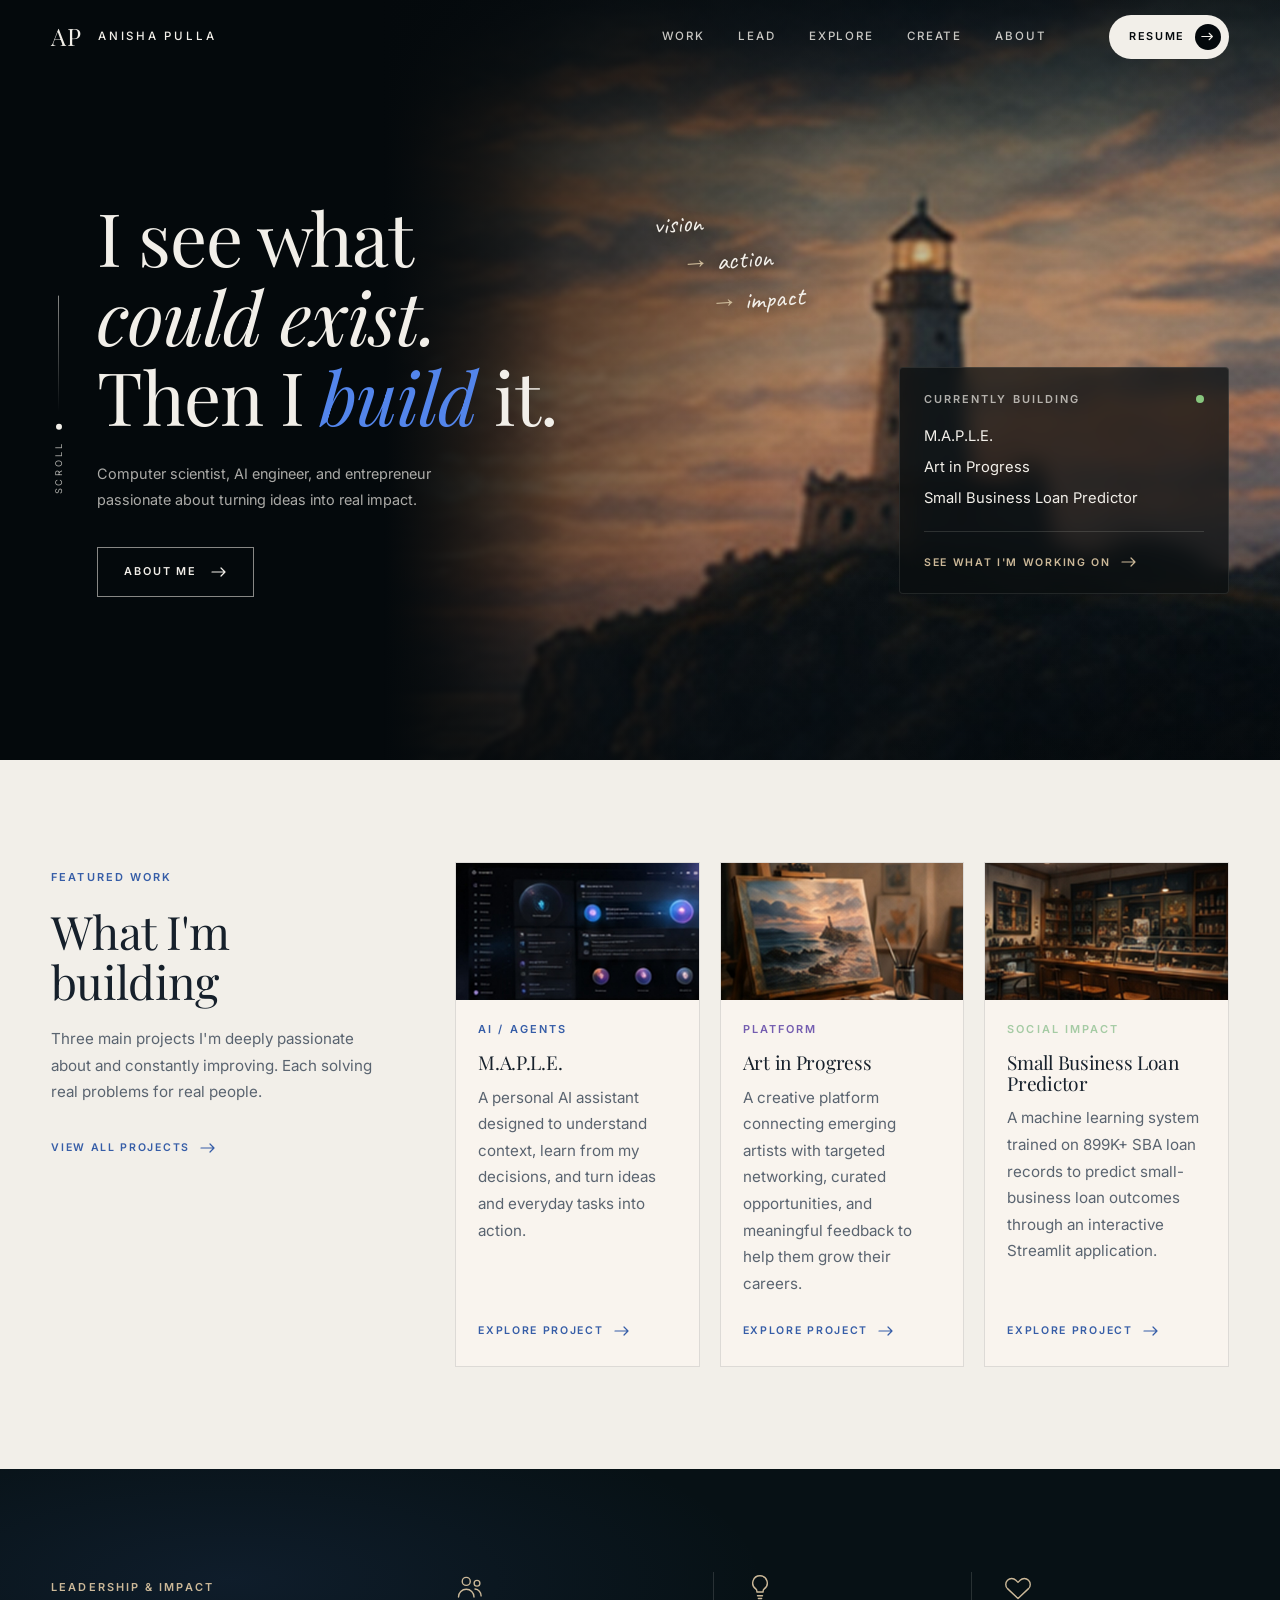
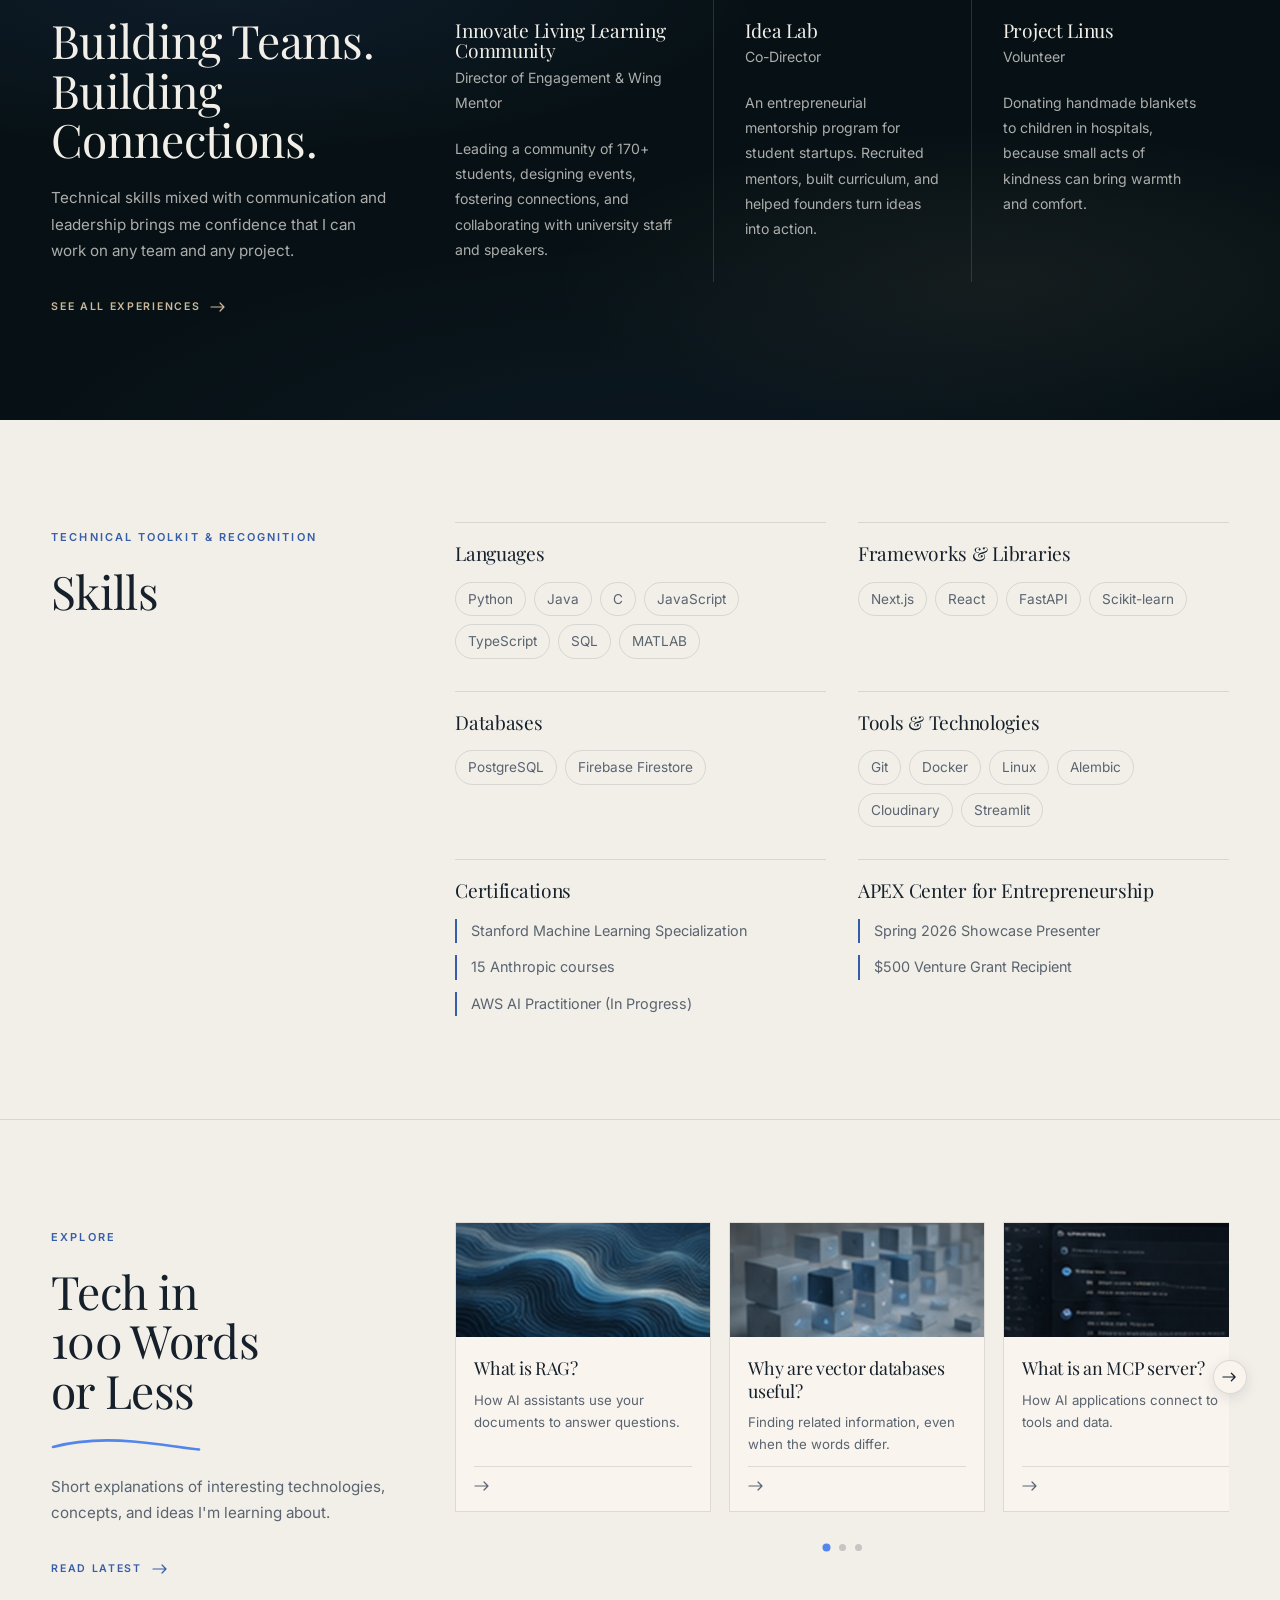
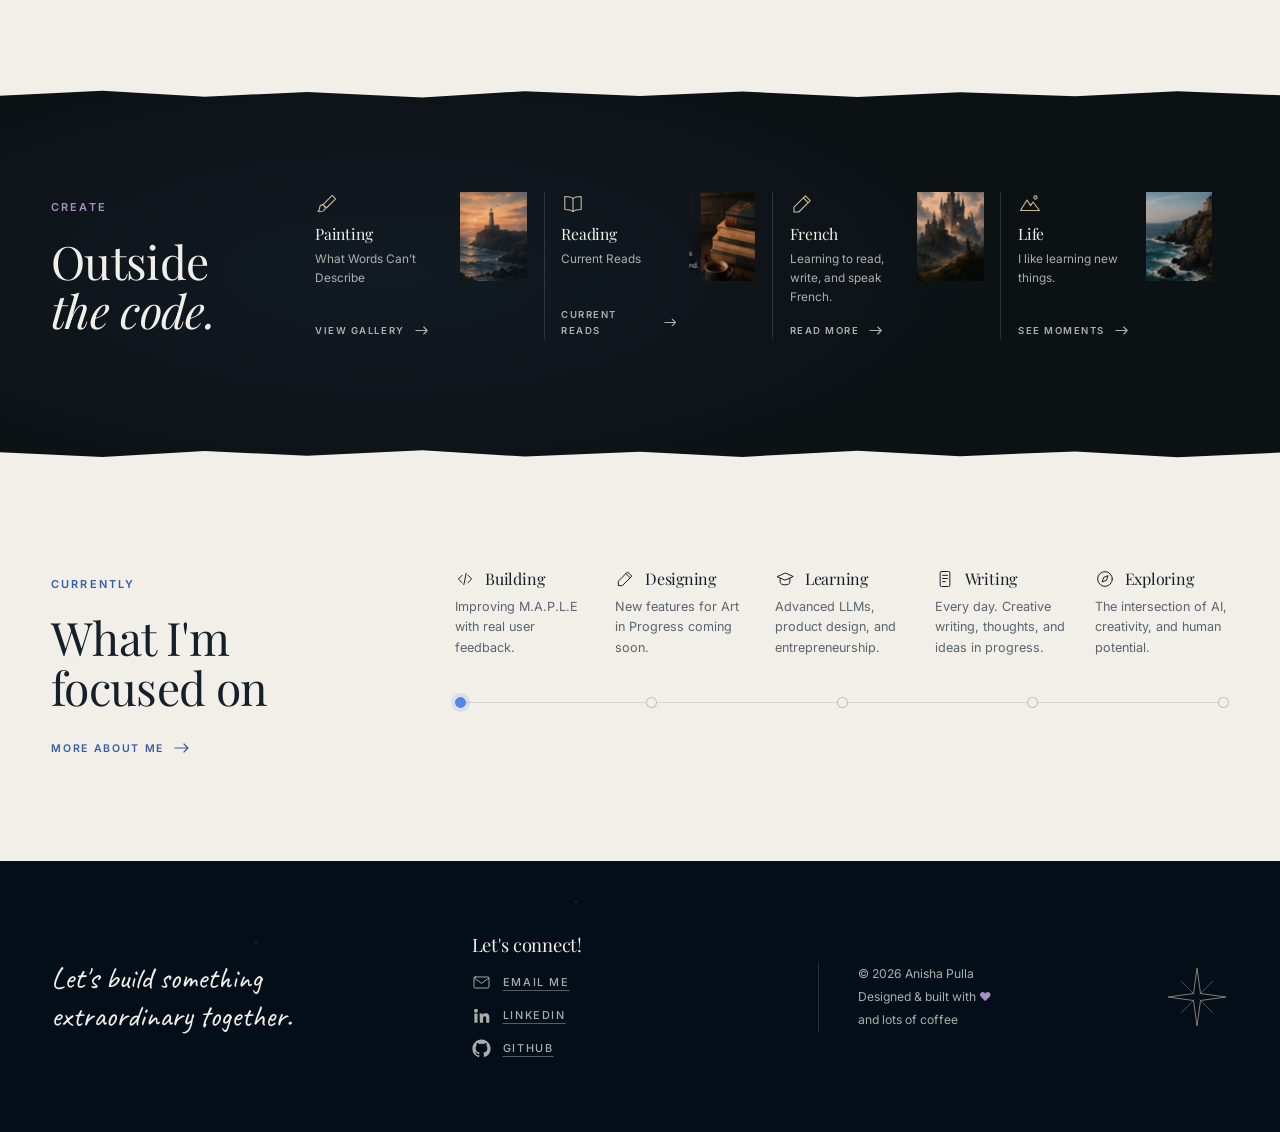
<file: index.html>
<!DOCTYPE html>
<!-- ===========================================================================
     INDEX.HTML — the homepage.

     A quick orientation if you're new to HTML:
       * Everything lives inside tags, written <like-this> ... </like-this>.
       * <head> is information ABOUT the page (title, fonts, stylesheets).
         Nothing in it appears on screen.
       * <body> is the page itself — everything you can actually see.
       * class="..." is a label. CSS uses those labels to decide how to style
         the element. They do nothing on their own.
     ======================================================================== -->
<html lang="en">
<head>
  <!-- Tells the browser the file is written in UTF-8, so accented characters,
       em dashes and emoji all display correctly. -->
  <meta charset="UTF-8" />

  <!-- The single most important line for mobile. It tells phones "render this
       at the real device width", instead of pretending to be a desktop and
       zooming out. Without it, every responsive rule we wrote is ignored. -->
  <meta name="viewport" content="width=device-width, initial-scale=1.0" />

  <!-- Shown by Google and when the link is shared. -->
  <meta name="description" content="Anisha Pulla — computer scientist, AI engineer, and entrepreneur turning ideas into real impact." />

  <!-- The text in the browser tab. -->
  <title>Anisha Pulla — I see what could exist. Then I build it.</title>

  <!-- Google Fonts. "preconnect" is a performance hint: start opening the
       network connection now, before we know exactly which file we need. -->
  <link rel="preconnect" href="https://fonts.googleapis.com" />
  <link rel="preconnect" href="https://fonts.gstatic.com" crossorigin />
  <link href="https://fonts.googleapis.com/css2?family=Playfair+Display:ital,wght@0,400;0,500;1,400;1,500&family=Inter:wght@400;500;600&family=Caveat:wght@500;600&display=swap" rel="stylesheet" />

  <!-- Our own stylesheets. Order matters: base.css defines the variables and
       shared components, sections.css builds on top of them. -->
  <link rel="stylesheet" href="css/base.css" />
  <link rel="stylesheet" href="css/sections.css" />

  <!-- This tiny script runs immediately and adds class="js" to the <html> tag.
       The scroll-reveal CSS is written as ".js .reveal { opacity: 0 }", so if
       JavaScript is switched off this class never appears, the hiding rule
       never applies, and all the content is simply visible.
       That is called "failing open" — never hide content behind a script. -->
  <script>document.documentElement.classList.add('js');</script>
  <style>
    .skills { background: var(--paper); border-bottom: 1px solid var(--line-light); }
    .skills__grid { display: grid; grid-template-columns: repeat(2, minmax(0, 1fr)); gap: 32px; }
    .skills__group { min-width: 0; padding-top: 20px; border-top: 1px solid var(--line-light); }
    .skills__group h3 { margin-bottom: 18px; }
    .skills__tags { display: flex; flex-wrap: wrap; gap: 8px; list-style: none; }
    .skills__tags li { padding: 6px 12px; border: 1px solid var(--line-light); border-radius: 20px; font-size: .85rem; line-height: 1.5; color: var(--ink-soft); }
    .skills__credentials { list-style: none; display: grid; gap: 12px; color: var(--ink-soft); font-size: .9rem; line-height: 1.7; }
    .skills__credentials li { padding-left: 14px; border-left: 2px solid var(--blue-eyebrow); }
    @media (max-width: 640px) { .skills__grid { grid-template-columns: 1fr; gap: 28px; } }
  </style>
</head>

<body>

  <!-- A "skip link": invisible until a keyboard user tabs to it, then it lets
       them jump straight past the navigation to the content. -->
  <a href="#main" class="sr-only">Skip to content</a>

  <!-- =====================================================================
       HEADER — fixed to the top of the window on every page.
       ===================================================================== -->
  <header class="header" id="site-header">
    <div class="header__inner">

      <!-- Brand: the AP monogram plus the full name. -->
      <a class="brand" href="index.html" aria-label="Anisha Pulla — home">
        <span class="brand__mark">AP</span>
        <span class="brand__name">Anisha Pulla</span>
      </a>

      <!-- The <nav> element tells screen readers "this is the main menu".
           On phones, CSS turns this into a drop-down panel. -->
      <nav class="nav" id="primary-nav">
        <a class="nav__link" href="work.html">Work</a>
        <a class="nav__link" href="lead.html">Lead</a>
        <a class="nav__link" href="explore.html">Explore</a>
        <a class="nav__link" href="create.html">Create</a>
        <a class="nav__link" href="about.html">About</a>
      </nav>

      <div style="display:flex; align-items:center; gap:10px;">
        <!-- Open the resume PDF in a new tab. -->
        <a class="btn-pill" href="Anisha_Pulla_Resume.pdf" id="resume-link" target="_blank" rel="noopener">
          Resume
          <span class="btn-pill__arrow">
            <svg width="13" height="9" viewBox="0 0 16 10" fill="none" aria-hidden="true">
              <path d="M1 5h13M10 1l4 4-4 4" stroke="currentColor" stroke-width="1.4" stroke-linecap="round" stroke-linejoin="round"/>
            </svg>
          </span>
        </a>

        <!-- The hamburger button. It is hidden on desktop by CSS.
             aria-expanded tells assistive tech whether the menu is open;
             script.js keeps that value up to date. -->
        <button class="nav-toggle" id="nav-toggle" aria-label="Open menu"
                aria-controls="primary-nav" aria-expanded="false">
          <span class="nav-toggle__bar"></span>
          <span class="nav-toggle__bar"></span>
          <span class="nav-toggle__bar"></span>
        </button>
      </div>
    </div>
  </header>


  <main id="main">

    <!-- ===================================================================
         SECTION 1 — HERO
         =================================================================== -->
    <section class="hero" id="top">

      <!-- The background photograph.
           REPLACE: swap images/hero-lighthouse.jpg for your own photo.
           Nothing else needs to change — the CSS crops it to fit. -->
      <div class="hero__media">
        <img src="images/hero-lighthouse.jpg"
             alt="A lighthouse on a cliff above the sea at sunset" />
      </div>

      <!-- The dark gradient laid over the photo so the text stays readable. -->
      <div class="hero__scrim"></div>

      <div class="container hero__inner">

        <!-- The vertical SCROLL rail on the far left. aria-hidden="true" hides
             it from screen readers, because it is purely decorative. -->
        <div class="hero__scroll" aria-hidden="true">
          <span class="hero__scroll-line"></span>
          <span class="hero__scroll-dot"></span>
          <span>Scroll</span>
        </div>

        <div class="hero__content">
          <!-- <h1> is the single most important heading on the page; there
               should only ever be one. <br /> forces a line break so the
               headline breaks exactly where the design does. -->
          <h1>
            I see what<br />
            <em>could exist.</em><br />
            Then I <em class="accent">build</em> it.
          </h1>

          <p class="hero__lede">
            Computer scientist, AI engineer, and entrepreneur
            passionate about turning ideas into real impact.
          </p>

          <!-- Open the About page from the main headline. -->
          <a class="btn-outline" href="about.html">
            About me
            <svg width="16" height="10" viewBox="0 0 16 10" fill="none" aria-hidden="true">
              <path d="M1 5h13M10 1l4 4-4 4" stroke="currentColor" stroke-width="1.2" stroke-linecap="round" stroke-linejoin="round"/>
            </svg>
          </a>
        </div>

        <div class="hero__aside">

          <!-- The handwritten "vision / action / impact" note. -->
          <p class="hero__script" aria-hidden="true">
            <span>vision</span>
            <span><span class="arrow">&rarr;</span> action</span>
            <span><span class="arrow">&rarr;</span> impact</span>
          </p>

          <!-- The frosted "currently building" card.
               <aside> means "related but not the main content". -->
          <aside class="hero__card">
            <div class="hero__card-head">
              <span class="eyebrow eyebrow--paper">Currently building</span>
              <span class="hero__card-dot" aria-hidden="true"></span>
            </div>

            <div class="hero__card-list">
              <span>M.A.P.L.E.</span>
              <span>Art in Progress</span>
              <span>Small Business Loan Predictor</span>
            </div>

            <div class="hero__card-foot">
              <a class="arrow-link arrow-link--gold" href="work.html">
                See what I'm working on
                <svg width="16" height="10" viewBox="0 0 16 10" fill="none" aria-hidden="true">
                  <path d="M1 5h13M10 1l4 4-4 4" stroke="currentColor" stroke-width="1.2" stroke-linecap="round" stroke-linejoin="round"/>
                </svg>
              </a>
            </div>
          </aside>
        </div>
      </div>
    </section>


    <!-- ===================================================================
         SECTION 2 — FEATURED WORK
         =================================================================== -->
    <section class="section work" id="work">
      <div class="container split">

        <!-- Left column: the introduction. -->
        <div class="split__intro reveal">
          <span class="eyebrow">Featured work</span>
          <h2>What I'm<br />building</h2>
          <p class="lede">
            Three main projects I'm deeply passionate about and constantly
            improving. Each solving real problems for real people.
          </p>
          <a class="arrow-link" href="work.html">
            View all projects
            <svg width="16" height="10" viewBox="0 0 16 10" fill="none" aria-hidden="true">
              <path d="M1 5h13M10 1l4 4-4 4" stroke="currentColor" stroke-width="1.2" stroke-linecap="round" stroke-linejoin="round"/>
            </svg>
          </a>
        </div>

        <!-- Right column: the three project cards.
             Each card is an <article> because it stands on its own.
             data-delay staggers the reveal animation (see base.css). -->
        <div class="work__grid">

          <article class="card reveal" data-delay="1">
            <div class="card__media">
              <!-- REPLACE: images/project-ai.jpg -->
              <img src="images/project-ai.jpg" alt="The M.A.P.L.E dashboard" />
            </div>
            <div class="card__body">
              <span class="eyebrow">AI / Agents</span>
              <h3><a href="maple.html">M.A.P.L.E.</a></h3>
              <p class="lede">
                A personal AI assistant designed to understand context, learn from my decisions, and turn ideas and everyday tasks into action.
              </p>
              <div class="card__foot">
                <a class="arrow-link" href="maple.html">
                  Explore project
                  <svg width="16" height="10" viewBox="0 0 16 10" fill="none" aria-hidden="true">
                    <path d="M1 5h13M10 1l4 4-4 4" stroke="currentColor" stroke-width="1.2" stroke-linecap="round" stroke-linejoin="round"/>
                  </svg>
                </a>
              </div>
            </div>
          </article>

          <article class="card reveal" data-delay="2">
            <div class="card__media">
              <!-- REPLACE: images/project-art.jpg -->
              <img src="images/project-art.jpg" alt="A seascape painting on an easel beside brushes" />
            </div>
            <div class="card__body">
              <span class="eyebrow eyebrow--purple">Platform</span>
              <h3><a href="art-in-progress.html">Art in Progress</a></h3>
              <p class="lede">
                A creative platform connecting emerging artists with targeted networking, curated opportunities, and meaningful feedback to help them grow their careers.
              </p>
              <div class="card__foot">
                <a class="arrow-link" href="art-in-progress.html">
                  Explore project
                  <svg width="16" height="10" viewBox="0 0 16 10" fill="none" aria-hidden="true">
                    <path d="M1 5h13M10 1l4 4-4 4" stroke="currentColor" stroke-width="1.2" stroke-linecap="round" stroke-linejoin="round"/>
                  </svg>
                </a>
              </div>
            </div>
          </article>

          <article class="card reveal" data-delay="3">
            <div class="card__media">
              <!-- REPLACE: images/project-business.jpg -->
              <img src="images/project-business.jpg" alt="The interior of a small independent shop" />
            </div>
            <div class="card__body">
              <span class="eyebrow eyebrow--sage">Social impact</span>
              <h3><a href="small-business-prediction-model.html">Small Business Loan Predictor</a></h3>
              <p class="lede">
                A machine learning system trained on 899K+ SBA loan records to predict small-business loan outcomes through an interactive Streamlit application.
              </p>
              <div class="card__foot">
                <a class="arrow-link" href="small-business-prediction-model.html">
                  Explore project
                  <svg width="16" height="10" viewBox="0 0 16 10" fill="none" aria-hidden="true">
                    <path d="M1 5h13M10 1l4 4-4 4" stroke="currentColor" stroke-width="1.2" stroke-linecap="round" stroke-linejoin="round"/>
                  </svg>
                </a>
              </div>
            </div>
          </article>

        </div>
      </div>
    </section>


    <!-- ===================================================================
         SECTION 3 — LEADERSHIP & IMPACT
         =================================================================== -->
    <section class="section lead" id="lead">
      <div class="container split">

        <div class="split__intro reveal">
          <span class="eyebrow eyebrow--gold">Leadership &amp; impact</span>
          <h2>Building Teams.<br />Building Connections.</h2>
          <p class="lede lede--paper">
            Technical skills mixed with communication and leadership brings me confidence that I can work on any team and any project.
          </p>
          <a class="arrow-link arrow-link--gold" href="lead.html">
            See all experiences
            <svg width="16" height="10" viewBox="0 0 16 10" fill="none" aria-hidden="true">
              <path d="M1 5h13M10 1l4 4-4 4" stroke="currentColor" stroke-width="1.2" stroke-linecap="round" stroke-linejoin="round"/>
            </svg>
          </a>
        </div>

        <div class="lead__grid">

          <div class="lead__item reveal" data-delay="1">
            <!-- Inline SVG icon. "stroke: currentColor" makes it take its
                 colour from the CSS, so we never have to edit the icon file. -->
            <svg class="lead__icon" width="30" height="30" viewBox="0 0 24 24" fill="none"
                 stroke="currentColor" stroke-width="1.1" stroke-linecap="round"
                 stroke-linejoin="round" aria-hidden="true">
              <circle cx="9" cy="7.5" r="3.2"/>
              <path d="M2.8 20c0-3.4 2.8-6.2 6.2-6.2S15.2 16.6 15.2 20"/>
              <circle cx="17.6" cy="9" r="2.3"/>
              <path d="M16 13.6c2.8.2 4.9 2.6 4.9 5.5"/>
            </svg>
            <h3>Innovate Living Learning Community</h3>
            <p class="lead__role">Director of Engagement &amp; Wing Mentor</p>
            <p>
              Leading a community of 170+ students, designing events, fostering
              connections, and collaborating with university staff and speakers.
            </p>
          </div>

          <div class="lead__item reveal" data-delay="2">
            <svg class="lead__icon" width="30" height="30" viewBox="0 0 24 24" fill="none"
                 stroke="currentColor" stroke-width="1.1" stroke-linecap="round"
                 stroke-linejoin="round" aria-hidden="true">
              <path d="M12 3a5.8 5.8 0 0 0-3.4 10.5c.6.45.9 1.1.9 1.8V16h5v-.7c0-.7.3-1.35.9-1.8A5.8 5.8 0 0 0 12 3Z"/>
              <path d="M10 19h4"/>
              <path d="M10.7 21.2h2.6"/>
            </svg>
            <h3>Idea Lab</h3>
            <p class="lead__role">Co-Director</p>
            <p>
              An entrepreneurial mentorship program for student startups.
              Recruited mentors, built curriculum, and helped founders turn
              ideas into action.
            </p>
          </div>

          <div class="lead__item reveal" data-delay="3">
            <svg class="lead__icon" width="30" height="30" viewBox="0 0 24 24" fill="none"
                 stroke="currentColor" stroke-width="1.1" stroke-linecap="round"
                 stroke-linejoin="round" aria-hidden="true">
              <path d="M20.4 6.6a4.7 4.7 0 0 0-6.7 0L12 8.3l-1.7-1.7a4.7 4.7 0 1 0-6.7 6.7L12 21.2l8.4-7.9a4.7 4.7 0 0 0 0-6.7Z"/>
            </svg>
            <h3>Project Linus</h3>
            <p class="lead__role">Volunteer</p>
            <p>
              Donating handmade blankets to children in hospitals, because
              small acts of kindness can bring warmth and comfort.
            </p>
          </div>

        </div>
      </div>
    </section>

    <section class="section skills" id="skills" aria-labelledby="skills-heading">
      <div class="container split">
        <div class="split__intro">
          <span class="eyebrow">Technical toolkit &amp; recognition</span>
          <h2 id="skills-heading">Skills</h2>
        </div>
        <div class="skills__grid">
          <div class="skills__group">
              <h3>Languages</h3>
              <ul class="skills__tags"><li>Python</li><li>Java</li><li>C</li><li>JavaScript</li><li>TypeScript</li><li>SQL</li><li>MATLAB</li></ul>
            </div>
          <div class="skills__group">
              <h3>Frameworks &amp; Libraries</h3>
              <ul class="skills__tags"><li>Next.js</li><li>React</li><li>FastAPI</li><li>Scikit-learn</li></ul>
            </div>
          <div class="skills__group">
              <h3>Databases</h3>
              <ul class="skills__tags"><li>PostgreSQL</li><li>Firebase Firestore</li></ul>
            </div>
          <div class="skills__group">
              <h3>Tools &amp; Technologies</h3>
              <ul class="skills__tags"><li>Git</li><li>Docker</li><li>Linux</li><li>Alembic</li><li>Cloudinary</li><li>Streamlit</li></ul>
            </div>
          <div class="skills__group">
              <h3>Certifications</h3>
              <ul class="skills__credentials"><li>Stanford Machine Learning Specialization</li><li>15 Anthropic courses</li><li>AWS AI Practitioner (In Progress)</li></ul>
            </div>
          <div class="skills__group">
              <h3>APEX Center for Entrepreneurship</h3>
              <ul class="skills__credentials"><li>Spring 2026 Showcase Presenter</li><li>$500 Venture Grant Recipient</li></ul>
            </div>
        </div>
      </div>
    </section>




    <!-- ===================================================================
         SECTION 4 — TECH IN 100 WORDS (carousel)
         =================================================================== -->
    <section class="section explore" id="explore">
      <div class="container split">

        <div class="split__intro reveal">
          <span class="eyebrow">Explore</span>
          <h2>Tech in<br />100 Words<br />or Less</h2>

          <!-- The hand-drawn underline. It is a single curved SVG line.
               "d" is the path: M = move to, C = draw a curve. -->
          <svg class="explore__swash" width="150" height="16" viewBox="0 0 150 16"
               fill="none" aria-hidden="true">
            <path d="M2 11C24 5 52 3 82 5.5c22 1.8 44 5.5 66 8"
                  stroke="currentColor" stroke-width="2.6" stroke-linecap="round"/>
          </svg>

          <p class="lede">
            Short explanations of interesting technologies, concepts, and ideas
            I'm learning about.
          </p>
          <a class="arrow-link" href="explore.html">
            Read latest
            <svg width="16" height="10" viewBox="0 0 16 10" fill="none" aria-hidden="true">
              <path d="M1 5h13M10 1l4 4-4 4" stroke="currentColor" stroke-width="1.2" stroke-linecap="round" stroke-linejoin="round"/>
            </svg>
          </a>
        </div>

        <!-- The carousel. script.js wires up the arrow and the dots. -->
        <div class="carousel reveal" data-delay="1">

          <!-- role="region" + aria-label tell screen readers this scrolling
               strip is a named landmark they can navigate to. -->
          <div class="carousel__track" id="carousel-track"
               role="region" aria-label="Tech in 100 words, scrollable list">

            <article class="card carousel__card">
              <div class="card__media">
                <!-- REPLACE: images/explore-1.jpg -->
                <img src="images/explore-1.jpg" alt="Flowing blue topographic lines" />
              </div>
              <div class="card__body">
                <h3>What is RAG?</h3>
                <p>How AI assistants use your documents to answer questions.</p>
                <div class="carousel__meta">
                  
                  <svg width="16" height="10" viewBox="0 0 16 10" fill="none" aria-hidden="true">
                    <path d="M1 5h13M10 1l4 4-4 4" stroke="currentColor" stroke-width="1.2" stroke-linecap="round" stroke-linejoin="round"/>
                  </svg>
                </div>
              </div>
              <!-- This invisible link makes the whole card clickable. -->
              <a class="sr-only" href="explore.html#what-is-rag">Read: What is RAG?</a>
            </article>

            

            <article class="card carousel__card">
              <div class="card__media">
                <!-- REPLACE: images/explore-3.jpg -->
                <img src="images/explore-3.jpg" alt="A cluster of floating grey cubes" />
              </div>
              <div class="card__body">
                <h3>Why are vector databases useful?</h3>
                <p>Finding related information, even when the words differ.</p>
                <div class="carousel__meta">
                  
                  <svg width="16" height="10" viewBox="0 0 16 10" fill="none" aria-hidden="true">
                    <path d="M1 5h13M10 1l4 4-4 4" stroke="currentColor" stroke-width="1.2" stroke-linecap="round" stroke-linejoin="round"/>
                  </svg>
                </div>
              </div>
              <a class="sr-only" href="explore.html#vector-databases">Read: Why are vector databases useful?</a>
            </article>

            <article class="card carousel__card">
              <div class="card__media">
                <!-- REPLACE: images/explore-4.jpg -->
                <img src="images/explore-4.jpg" alt="A dark code editor window" />
              </div>
              <div class="card__body">
                <h3>What is an MCP server?</h3>
                <p>How AI applications connect to tools and data.</p>
                <div class="carousel__meta">
                  
                  <svg width="16" height="10" viewBox="0 0 16 10" fill="none" aria-hidden="true">
                    <path d="M1 5h13M10 1l4 4-4 4" stroke="currentColor" stroke-width="1.2" stroke-linecap="round" stroke-linejoin="round"/>
                  </svg>
                </div>
              </div>
              <a class="sr-only" href="explore.html#mcp-server">Read: What is an MCP server?</a>
            </article>

          </div>

          <!-- The round "next" button. -->
          <button class="carousel__next" id="carousel-next" aria-label="Show next articles">
            <svg width="15" height="10" viewBox="0 0 16 10" fill="none" aria-hidden="true">
              <path d="M1 5h13M10 1l4 4-4 4" stroke="currentColor" stroke-width="1.3" stroke-linecap="round" stroke-linejoin="round"/>
            </svg>
          </button>

          <!-- The pagination dots. script.js fills this in and keeps the
               active one in sync as you scroll. -->
          <div class="carousel__dots" id="carousel-dots"></div>
        </div>
      </div>
    </section>


    <!-- ===================================================================
         SECTION 5 — OUTSIDE THE CODE (the torn-edge dark band)
         =================================================================== -->
    <section class="create" id="create">
      <!-- "split--tight" narrows the left intro column so the four hobby
           columns get more room. -->
      <div class="container split split--tight">

        <div class="split__intro reveal">
          <span class="eyebrow eyebrow--purple-light">Create</span>
          <h2>Outside<br /><em style="font-style:italic;">the code.</em></h2>
        </div>

        <div class="create__grid">

          <div class="create__item reveal" data-delay="1">
            <div class="create__text">
              <svg class="create__icon" width="24" height="24" viewBox="0 0 24 24" fill="none"
                   stroke="currentColor" stroke-width="1.1" stroke-linecap="round"
                   stroke-linejoin="round" aria-hidden="true">
                <path d="M17.2 3.4 20.6 6.8 11.4 16 8 12.6Z"/>
                <path d="M8 12.6c-2 .1-3.4 1.7-3.4 3.7 0 1.3-.6 2.3-1.6 3 2.6.7 5.9.1 6.9-2.1.5-1.2.3-2.5-.5-3.3"/>
              </svg>
              <h3>Painting</h3>
              <p>What Words Can&rsquo;t Describe</p>
              <a class="arrow-link arrow-link--paper" href="painting.html">
                View gallery
                <svg width="14" height="9" viewBox="0 0 16 10" fill="none" aria-hidden="true">
                  <path d="M1 5h13M10 1l4 4-4 4" stroke="currentColor" stroke-width="1.3" stroke-linecap="round" stroke-linejoin="round"/>
                </svg>
              </a>
            </div>
            <div class="create__thumb">
              <!-- REPLACE: images/create-painting.jpg -->
              <img src="images/create-painting.jpg" alt="A painting of a lighthouse at sunset" />
            </div>
          </div>

          <div class="create__item reveal" data-delay="2">
            <div class="create__text">
              <svg class="create__icon" width="24" height="24" viewBox="0 0 24 24" fill="none"
                   stroke="currentColor" stroke-width="1.1" stroke-linecap="round"
                   stroke-linejoin="round" aria-hidden="true">
                <path d="M12 6.6C10.4 5 8.4 4.5 3.8 4.5v13c4.6 0 6.6.5 8.2 2 1.6-1.5 3.6-2 8.2-2v-13c-4.6 0-6.6.5-8.2 2Z"/>
                <path d="M12 6.6v12.9"/>
              </svg>
              <h3>Reading</h3>
              <p>Current Reads</p>
              <a class="arrow-link arrow-link--paper" href="reading.html">
                Current reads
                <svg width="14" height="9" viewBox="0 0 16 10" fill="none" aria-hidden="true">
                  <path d="M1 5h13M10 1l4 4-4 4" stroke="currentColor" stroke-width="1.3" stroke-linecap="round" stroke-linejoin="round"/>
                </svg>
              </a>
            </div>
            <div class="create__thumb">
              <!-- REPLACE: images/create-reading.jpg -->
              <img src="images/create-reading.jpg" alt="A stack of old books beside a cup of coffee" />
            </div>
          </div>

          <div class="create__item reveal" data-delay="3">
            <div class="create__text">
              <svg class="create__icon" width="24" height="24" viewBox="0 0 24 24" fill="none"
                   stroke="currentColor" stroke-width="1.1" stroke-linecap="round"
                   stroke-linejoin="round" aria-hidden="true">
                <path d="M15.4 3.8 20.2 8.6 8.8 20H4v-4.8Z"/>
                <path d="M13.4 5.8 18.2 10.6"/>
              </svg>
              <h3>French</h3>
              <p>Learning to read, write, and speak French.</p>
              <a class="arrow-link arrow-link--paper" href="french.html">
                Read more
                <svg width="14" height="9" viewBox="0 0 16 10" fill="none" aria-hidden="true">
                  <path d="M1 5h13M10 1l4 4-4 4" stroke="currentColor" stroke-width="1.3" stroke-linecap="round" stroke-linejoin="round"/>
                </svg>
              </a>
            </div>
            <div class="create__thumb">
              <!-- REPLACE: images/create-writing.jpg -->
              <img src="images/create-writing.jpg" alt="A castle on a hill under a stormy sky" />
            </div>
          </div>

          <div class="create__item reveal" data-delay="4">
            <div class="create__text">
              <svg class="create__icon" width="24" height="24" viewBox="0 0 24 24" fill="none"
                   stroke="currentColor" stroke-width="1.1" stroke-linecap="round"
                   stroke-linejoin="round" aria-hidden="true">
                <path d="M2.5 18.5 9 8l3.6 5.6L15 10l6.5 8.5Z"/>
                <circle cx="17.5" cy="5.5" r="1.6"/>
              </svg>
              <h3>Life</h3>
              <p>I like learning new things.</p>
              <a class="arrow-link arrow-link--paper" href="life.html">
                See moments
                <svg width="14" height="9" viewBox="0 0 16 10" fill="none" aria-hidden="true">
                  <path d="M1 5h13M10 1l4 4-4 4" stroke="currentColor" stroke-width="1.3" stroke-linecap="round" stroke-linejoin="round"/>
                </svg>
              </a>
            </div>
            <div class="create__thumb">
              <!-- REPLACE: images/create-life.jpg -->
              <img src="images/create-life.jpg" alt="A cliff path above the ocean at dusk" />
            </div>
          </div>

        </div>
      </div>
    </section>


    <!-- ===================================================================
         SECTION 6 — WHAT I'M FOCUSED ON (timeline)
         =================================================================== -->
    <section class="section focus" id="about">
      <div class="container split">

        <div class="split__intro reveal">
          <span class="eyebrow">Currently</span>
          <h2>What I'm<br />focused on</h2>
          <a class="arrow-link" href="about.html">
            More about me
            <svg width="16" height="10" viewBox="0 0 16 10" fill="none" aria-hidden="true">
              <path d="M1 5h13M10 1l4 4-4 4" stroke="currentColor" stroke-width="1.2" stroke-linecap="round" stroke-linejoin="round"/>
            </svg>
          </a>
        </div>

        <div class="timeline reveal" data-delay="1">
          <div class="timeline__items">

            <div>
              <div class="timeline__head">
                <svg width="20" height="20" viewBox="0 0 24 24" fill="none" stroke="currentColor"
                     stroke-width="1.2" stroke-linecap="round" stroke-linejoin="round" aria-hidden="true">
                  <path d="M8.5 16.5 4 12l4.5-4.5"/>
                  <path d="M15.5 7.5 20 12l-4.5 4.5"/>
                  <path d="M13.4 5.2 10.6 18.8"/>
                </svg>
                <h3>Building</h3>
              </div>
              <p>Improving M.A.P.L.E with real user feedback.</p>
            </div>

            <div>
              <div class="timeline__head">
                <svg width="20" height="20" viewBox="0 0 24 24" fill="none" stroke="currentColor"
                     stroke-width="1.2" stroke-linecap="round" stroke-linejoin="round" aria-hidden="true">
                  <path d="M15.4 3.8 20.2 8.6 8.8 20H4v-4.8Z"/>
                  <path d="M13.4 5.8 18.2 10.6"/>
                </svg>
                <h3>Designing</h3>
              </div>
              <p>New features for Art in Progress coming soon.</p>
            </div>

            <div>
              <div class="timeline__head">
                <svg width="20" height="20" viewBox="0 0 24 24" fill="none" stroke="currentColor"
                     stroke-width="1.2" stroke-linecap="round" stroke-linejoin="round" aria-hidden="true">
                  <path d="M12 5 2.5 9.2 12 13.4l9.5-4.2Z"/>
                  <path d="M6.2 11.4V16c0 1.7 2.6 3 5.8 3s5.8-1.3 5.8-3v-4.6"/>
                </svg>
                <h3>Learning</h3>
              </div>
              <p>Advanced LLMs, product design, and entrepreneurship.</p>
            </div>

            <div>
              <div class="timeline__head">
                <svg width="20" height="20" viewBox="0 0 24 24" fill="none" stroke="currentColor"
                     stroke-width="1.2" stroke-linecap="round" stroke-linejoin="round" aria-hidden="true">
                  <rect x="6.2" y="3" width="11.6" height="18" rx="1.6"/>
                  <path d="M9 7.6h6M9 11.4h6M9 15.2h3.6"/>
                </svg>
                <h3>Writing</h3>
              </div>
              <p>Every day. Creative writing, thoughts, and ideas in progress.</p>
            </div>

            <div>
              <div class="timeline__head">
                <svg width="20" height="20" viewBox="0 0 24 24" fill="none" stroke="currentColor"
                     stroke-width="1.2" stroke-linecap="round" stroke-linejoin="round" aria-hidden="true">
                  <circle cx="12" cy="12" r="8.8"/>
                  <path d="M15.6 8.4 13.6 13.6 8.4 15.6 10.4 10.4Z"/>
                </svg>
                <h3>Exploring</h3>
              </div>
              <p>The intersection of AI, creativity, and human potential.</p>
            </div>

          </div>

          <!-- The rail of dots. Purely decorative, so it is hidden from
               screen readers. -->
          <div class="timeline__rail" aria-hidden="true">
            <span class="timeline__node is-current"></span>
            <span class="timeline__node"></span>
            <span class="timeline__node"></span>
            <span class="timeline__node"></span>
            <span class="timeline__node"></span>
          </div>
        </div>
      </div>
    </section>

  </main>


  <!-- =====================================================================
       FOOTER
       ===================================================================== -->
  <footer class="footer">
    <div class="container footer__inner">

      <p class="footer__script">
        Let's build something<br />extraordinary together.
      </p>

      <div>
        <h2 class="footer__heading">Let's connect!</h2>
        <div class="footer__socials">

          <!-- Email contact link. -->
          <a class="footer__social" href="mailto:anishapulla55@gmail.com">
            <svg width="19" height="19" viewBox="0 0 24 24" fill="none" stroke="currentColor"
                 stroke-width="1.2" stroke-linecap="round" stroke-linejoin="round" aria-hidden="true">
              <rect x="2.5" y="5" width="19" height="14" rx="1.8"/>
              <path d="m3 6.5 9 6.6 9-6.6"/>
            </svg>
            <span>Email me</span>
          </a>

          <!-- LinkedIn profile. -->
          <a class="footer__social" href="https://www.linkedin.com/in/anisha-pulla" target="_blank" rel="noopener noreferrer">
            <svg width="19" height="19" viewBox="0 0 24 24" fill="currentColor" aria-hidden="true">
              <path d="M4.98 3.5a2.5 2.5 0 1 0 .02 5 2.5 2.5 0 0 0-.02-5ZM3 9.5h4V21H3zM9.5 9.5h3.8v1.6h.05c.53-.95 1.83-1.95 3.76-1.95 4.02 0 4.76 2.5 4.76 5.76V21h-4v-5.3c0-1.27-.02-2.9-1.8-2.9-1.8 0-2.07 1.38-2.07 2.81V21h-4z"/>
            </svg>
            <span>LinkedIn</span>
          </a>

          <!-- GitHub profile. -->
          <a class="footer__social" href="https://github.com/anishapulla55" target="_blank" rel="noopener noreferrer">
            <svg width="19" height="19" viewBox="0 0 24 24" fill="currentColor" aria-hidden="true">
              <path d="M12 .5C5.73.5.5 5.73.5 12a11.5 11.5 0 0 0 7.86 10.92c.58.11.79-.25.79-.56v-2c-3.2.7-3.88-1.54-3.88-1.54-.53-1.34-1.29-1.7-1.29-1.7-1.05-.72.08-.7.08-.7 1.16.08 1.77 1.19 1.77 1.19 1.03 1.77 2.7 1.26 3.36.96.1-.75.4-1.26.73-1.55-2.55-.29-5.24-1.28-5.24-5.7 0-1.26.45-2.29 1.19-3.1-.12-.29-.52-1.46.11-3.05 0 0 .97-.31 3.18 1.18a11 11 0 0 1 5.8 0c2.2-1.49 3.17-1.18 3.17-1.18.63 1.59.23 2.76.12 3.05.74.81 1.18 1.84 1.18 3.1 0 4.43-2.69 5.4-5.25 5.69.41.36.78 1.05.78 2.12v3.15c0 .31.21.68.8.56A11.5 11.5 0 0 0 23.5 12C23.5 5.73 18.27.5 12 .5Z"/>
            </svg>
            <span>GitHub</span>
          </a>

        </div>
      </div>

      <div class="footer__meta">
        <!-- &copy; is the HTML "entity" for the © symbol. -->
        <p>&copy; 2026 Anisha Pulla</p>
        <p>Designed &amp; built with <span class="footer__heart">&hearts;</span><br />and lots of coffee</p>
      </div>

      <!-- The compass-rose ornament in the bottom right of the design. -->
      <svg class="footer__compass" width="64" height="64" viewBox="0 0 64 64" fill="none"
           stroke="currentColor" stroke-width="1" aria-hidden="true">
        <path d="M32 3 35.5 28.5 61 32 35.5 35.5 32 61 28.5 35.5 3 32 28.5 28.5Z"/>
        <path d="M48 16 34.5 29.5M16 48l13.5-13.5M48 48 34.5 34.5M16 16l13.5 13.5" opacity="0.55"/>
      </svg>

    </div>
  </footer>

  <!-- The script goes at the very END of the body, so all the HTML above it
       already exists by the time the script runs and looks for elements. -->
  <script src="js/script.js"></script>
</body>
</html>
</file>
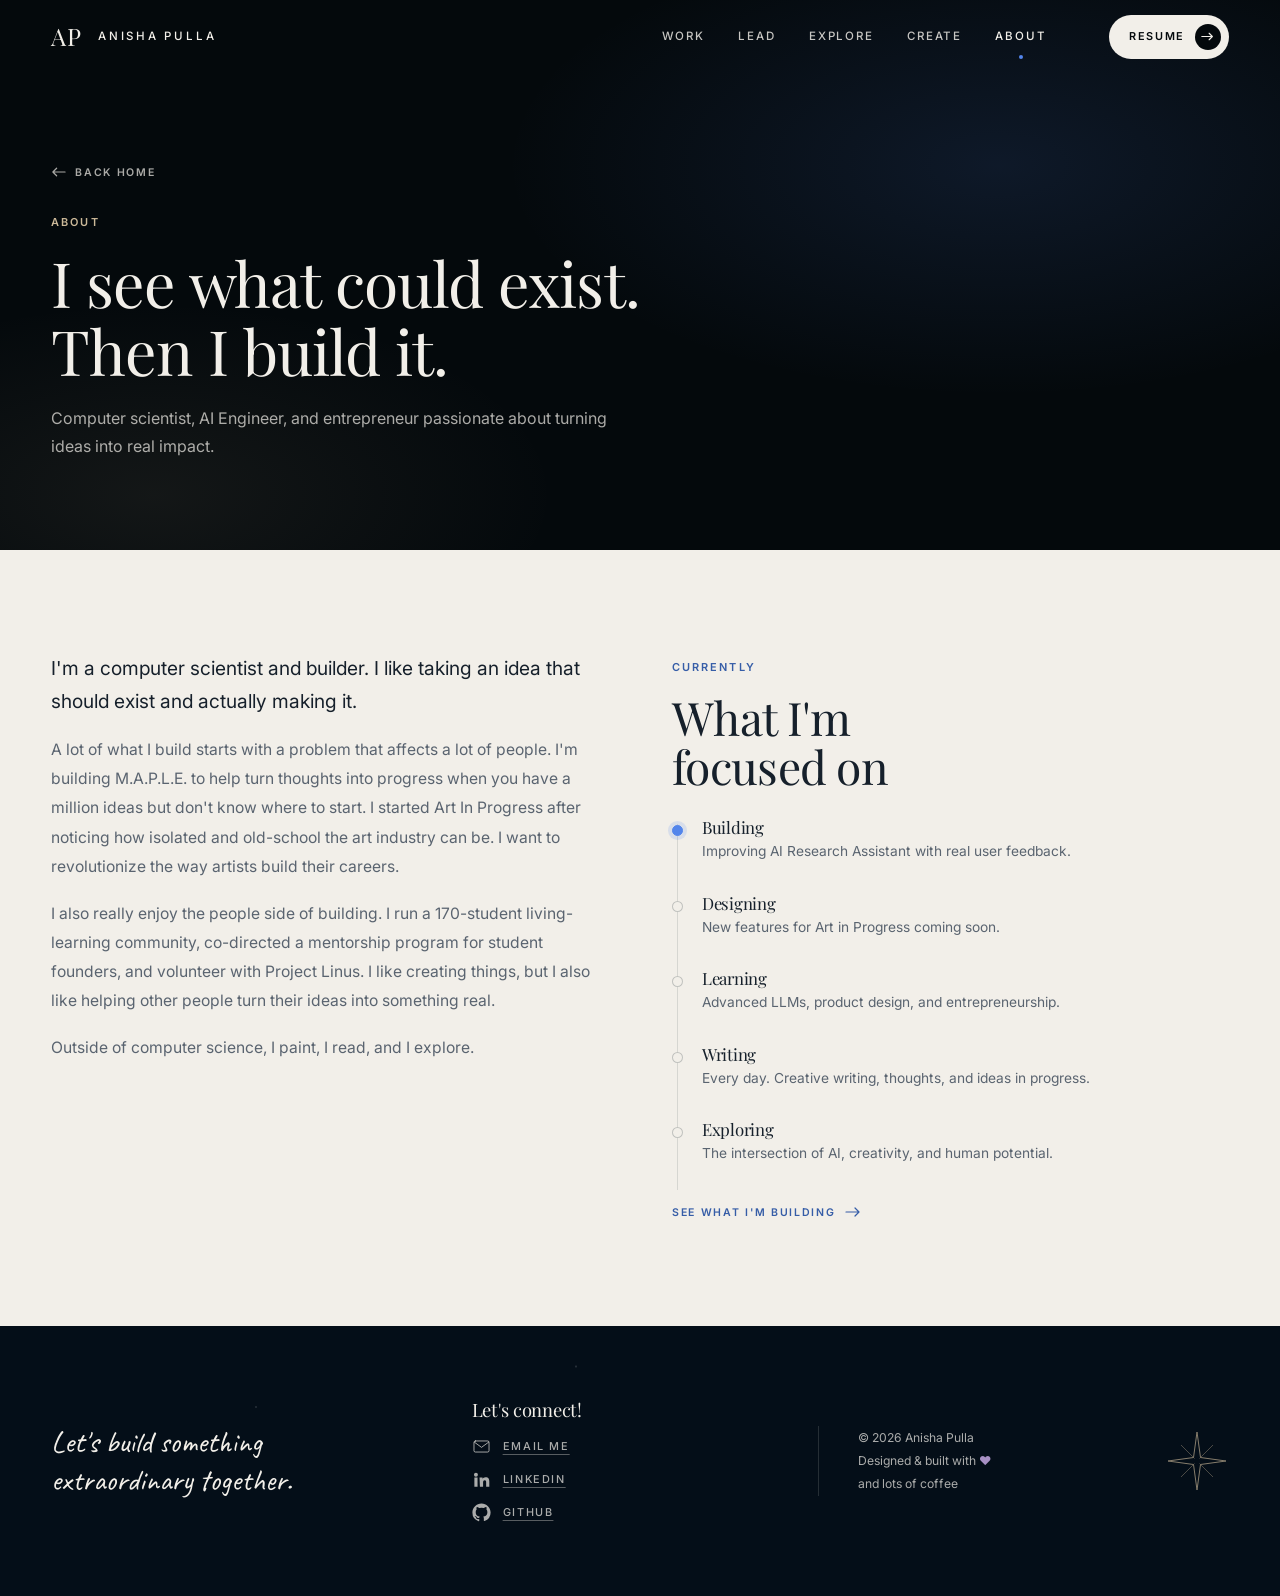
<file: about.html>
<!DOCTYPE html>
<!-- ABOUT.HTML — the bio and the full timeline.
     Head, header and footer are copied from index.html — see the note there. -->
<html lang="en">
<head>
  <meta charset="UTF-8" />
  <meta name="viewport" content="width=device-width, initial-scale=1.0" />
  <meta name="description" content="About Anisha Pulla — computer scientist, AI Engineer, and entrepreneur." />
  <title>About — Anisha Pulla</title>

  <link rel="preconnect" href="https://fonts.googleapis.com" />
  <link rel="preconnect" href="https://fonts.gstatic.com" crossorigin />
  <link href="https://fonts.googleapis.com/css2?family=Playfair+Display:ital,wght@0,400;0,500;1,400;1,500&family=Inter:wght@400;500;600&family=Caveat:wght@500;600&display=swap" rel="stylesheet" />

  <link rel="stylesheet" href="css/base.css" />
  <link rel="stylesheet" href="css/sections.css" />

  <script>document.documentElement.classList.add('js');</script>
</head>

<body>
  <a href="#main" class="sr-only">Skip to content</a>

  <header class="header" id="site-header">
    <div class="header__inner">
      <a class="brand" href="index.html" aria-label="Anisha Pulla — home">
        <span class="brand__mark">AP</span>
        <span class="brand__name">Anisha Pulla</span>
      </a>

      <nav class="nav" id="primary-nav">
        <a class="nav__link" href="work.html">Work</a>
        <a class="nav__link" href="lead.html">Lead</a>
        <a class="nav__link" href="explore.html">Explore</a>
        <a class="nav__link" href="create.html">Create</a>
        <a class="nav__link" href="about.html">About</a>
      </nav>

      <div style="display:flex; align-items:center; gap:10px;">
        <!-- Open the resume PDF in a new tab. -->
        <a class="btn-pill" href="Anisha_Pulla_Resume.pdf" id="resume-link" target="_blank" rel="noopener">
          Resume
          <span class="btn-pill__arrow">
            <svg width="13" height="9" viewBox="0 0 16 10" fill="none" aria-hidden="true">
              <path d="M1 5h13M10 1l4 4-4 4" stroke="currentColor" stroke-width="1.4" stroke-linecap="round" stroke-linejoin="round"/>
            </svg>
          </span>
        </a>
        <button class="nav-toggle" id="nav-toggle" aria-label="Open menu"
                aria-controls="primary-nav" aria-expanded="false">
          <span class="nav-toggle__bar"></span>
          <span class="nav-toggle__bar"></span>
          <span class="nav-toggle__bar"></span>
        </button>
      </div>
    </div>
  </header>


  <main id="main">

    <section class="page-head">
      <div class="container">
        <a class="page-head__back" href="index.html">
          <svg width="15" height="10" viewBox="0 0 16 10" fill="none" aria-hidden="true">
            <path d="M1 5h13M10 1l4 4-4 4" stroke="currentColor" stroke-width="1.3" stroke-linecap="round" stroke-linejoin="round"/>
          </svg>
          Back home
        </a>
        <span class="eyebrow eyebrow--gold">About</span>
        <h1>I see what could exist.<br />Then I build it.</h1>
        <p class="lede">
          Computer scientist, AI Engineer, and entrepreneur passionate
          about turning ideas into real impact.
        </p>
      </div>
    </section>

    <!-- Bio on the left, current focus on the right. -->
    <section class="section">
      <div class="container prose-split">

        <div class="prose reveal">
          <p>
            I'm a computer scientist and builder. I like taking an idea that should exist and actually making it.
          </p>
          <p>
            A lot of what I build starts with a problem that affects a lot of people. I'm building M.A.P.L.E. to help turn thoughts into progress when you have a million ideas but don't know where to start. I started Art In Progress after noticing how isolated and old-school the art industry can be. I want to revolutionize the way artists build their careers.
          </p>
          <p>
            I also really enjoy the people side of building. I run a 170-student living-learning community, co-directed a mentorship program for student founders, and volunteer with Project Linus. I like creating things, but I also like helping other people turn their ideas into something real.
          </p>
          <p>
            Outside of computer science, I paint, I read, and I explore.
          </p>
        </div>

        <div class="reveal" data-delay="1">
          <span class="eyebrow">Currently</span>
          <h2 style="margin-block:14px 26px;">What I'm<br />focused on</h2>

          <!-- The vertical version of the homepage timeline. The item marked
               is-current gets the filled blue dot. -->
          <div class="vtimeline">

            <div class="vtimeline__item is-current">
              <h3>Building</h3>
              <p>Improving AI Research Assistant with real user feedback.</p>
            </div>

            <div class="vtimeline__item">
              <h3>Designing</h3>
              <p>New features for Art in Progress coming soon.</p>
            </div>

            <div class="vtimeline__item">
              <h3>Learning</h3>
              <p>Advanced LLMs, product design, and entrepreneurship.</p>
            </div>

            <div class="vtimeline__item">
              <h3>Writing</h3>
              <p>Every day. Creative writing, thoughts, and ideas in progress.</p>
            </div>

            <div class="vtimeline__item">
              <h3>Exploring</h3>
              <p>The intersection of AI, creativity, and human potential.</p>
            </div>

          </div>

          <a class="arrow-link" href="work.html" style="margin-top:8px;">
            See what I'm building
            <svg width="16" height="10" viewBox="0 0 16 10" fill="none" aria-hidden="true">
              <path d="M1 5h13M10 1l4 4-4 4" stroke="currentColor" stroke-width="1.2" stroke-linecap="round" stroke-linejoin="round"/>
            </svg>
          </a>
        </div>

      </div>
    </section>

  </main>


  <footer class="footer">
    <div class="container footer__inner">
      <p class="footer__script">
        Let's build something<br />extraordinary together.
      </p>

      <div>
        <h2 class="footer__heading">Let's connect!</h2>
        <div class="footer__socials">
          <!-- Email contact link. -->
          <a class="footer__social" href="mailto:anishapulla55@gmail.com">
            <svg width="19" height="19" viewBox="0 0 24 24" fill="none" stroke="currentColor"
                 stroke-width="1.2" stroke-linecap="round" stroke-linejoin="round" aria-hidden="true">
              <rect x="2.5" y="5" width="19" height="14" rx="1.8"/>
              <path d="m3 6.5 9 6.6 9-6.6"/>
            </svg>
            <span>Email me</span>
          </a>
          <!-- LinkedIn profile. -->
          <a class="footer__social" href="https://www.linkedin.com/in/anisha-pulla" target="_blank" rel="noopener noreferrer">
            <svg width="19" height="19" viewBox="0 0 24 24" fill="currentColor" aria-hidden="true">
              <path d="M4.98 3.5a2.5 2.5 0 1 0 .02 5 2.5 2.5 0 0 0-.02-5ZM3 9.5h4V21H3zM9.5 9.5h3.8v1.6h.05c.53-.95 1.83-1.95 3.76-1.95 4.02 0 4.76 2.5 4.76 5.76V21h-4v-5.3c0-1.27-.02-2.9-1.8-2.9-1.8 0-2.07 1.38-2.07 2.81V21h-4z"/>
            </svg>
            <span>LinkedIn</span>
          </a>
          <!-- GitHub profile. -->
          <a class="footer__social" href="https://github.com/anishapulla55" target="_blank" rel="noopener noreferrer">
            <svg width="19" height="19" viewBox="0 0 24 24" fill="currentColor" aria-hidden="true">
              <path d="M12 .5C5.73.5.5 5.73.5 12a11.5 11.5 0 0 0 7.86 10.92c.58.11.79-.25.79-.56v-2c-3.2.7-3.88-1.54-3.88-1.54-.53-1.34-1.29-1.7-1.29-1.7-1.05-.72.08-.7.08-.7 1.16.08 1.77 1.19 1.77 1.19 1.03 1.77 2.7 1.26 3.36.96.1-.75.4-1.26.73-1.55-2.55-.29-5.24-1.28-5.24-5.7 0-1.26.45-2.29 1.19-3.1-.12-.29-.52-1.46.11-3.05 0 0 .97-.31 3.18 1.18a11 11 0 0 1 5.8 0c2.2-1.49 3.17-1.18 3.17-1.18.63 1.59.23 2.76.12 3.05.74.81 1.18 1.84 1.18 3.1 0 4.43-2.69 5.4-5.25 5.69.41.36.78 1.05.78 2.12v3.15c0 .31.21.68.8.56A11.5 11.5 0 0 0 23.5 12C23.5 5.73 18.27.5 12 .5Z"/>
            </svg>
            <span>GitHub</span>
          </a>
        </div>
      </div>

      <div class="footer__meta">
        <p>&copy; 2026 Anisha Pulla</p>
        <p>Designed &amp; built with <span class="footer__heart">&hearts;</span><br />and lots of coffee</p>
      </div>

      <svg class="footer__compass" width="64" height="64" viewBox="0 0 64 64" fill="none"
           stroke="currentColor" stroke-width="1" aria-hidden="true">
        <path d="M32 3 35.5 28.5 61 32 35.5 35.5 32 61 28.5 35.5 3 32 28.5 28.5Z"/>
        <path d="M48 16 34.5 29.5M16 48l13.5-13.5M48 48 34.5 34.5M16 16l13.5 13.5" opacity="0.55"/>
      </svg>
    </div>
  </footer>

  <script src="js/script.js"></script>
</body>
</html>
</file>
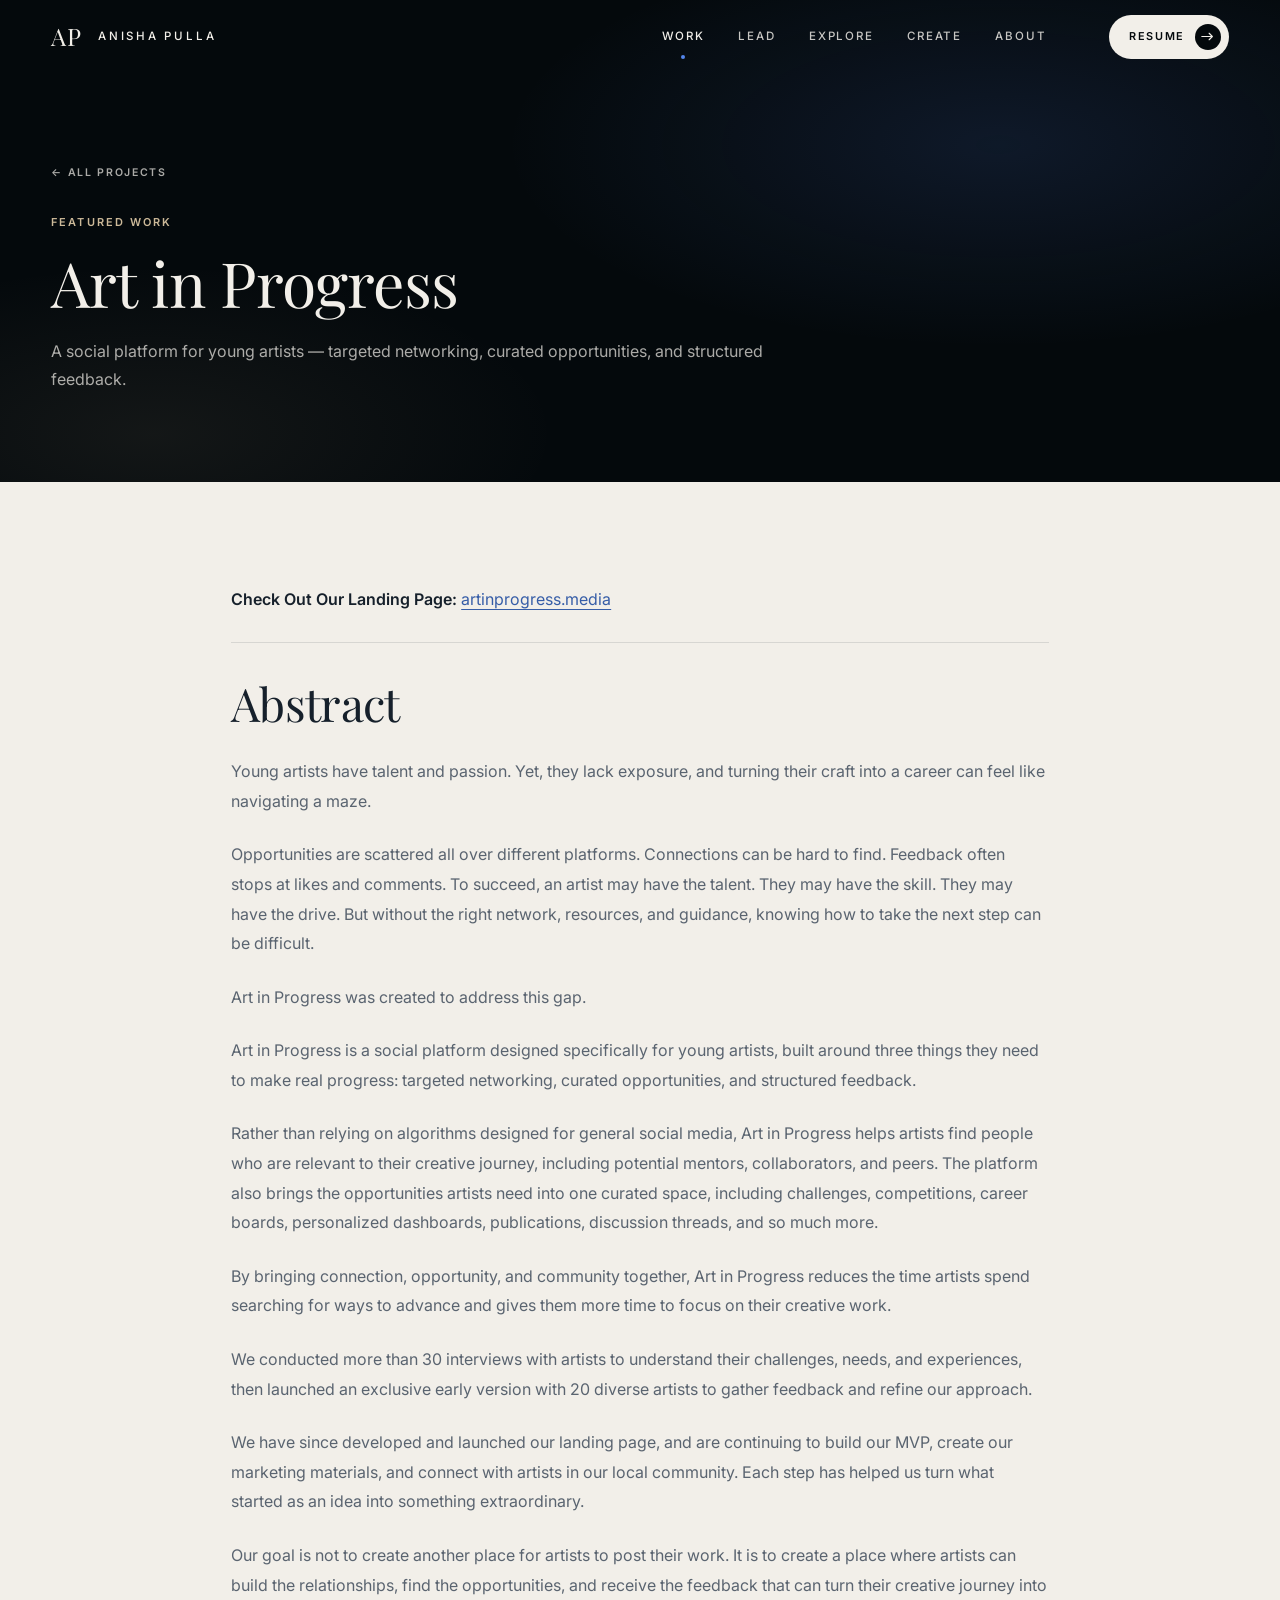
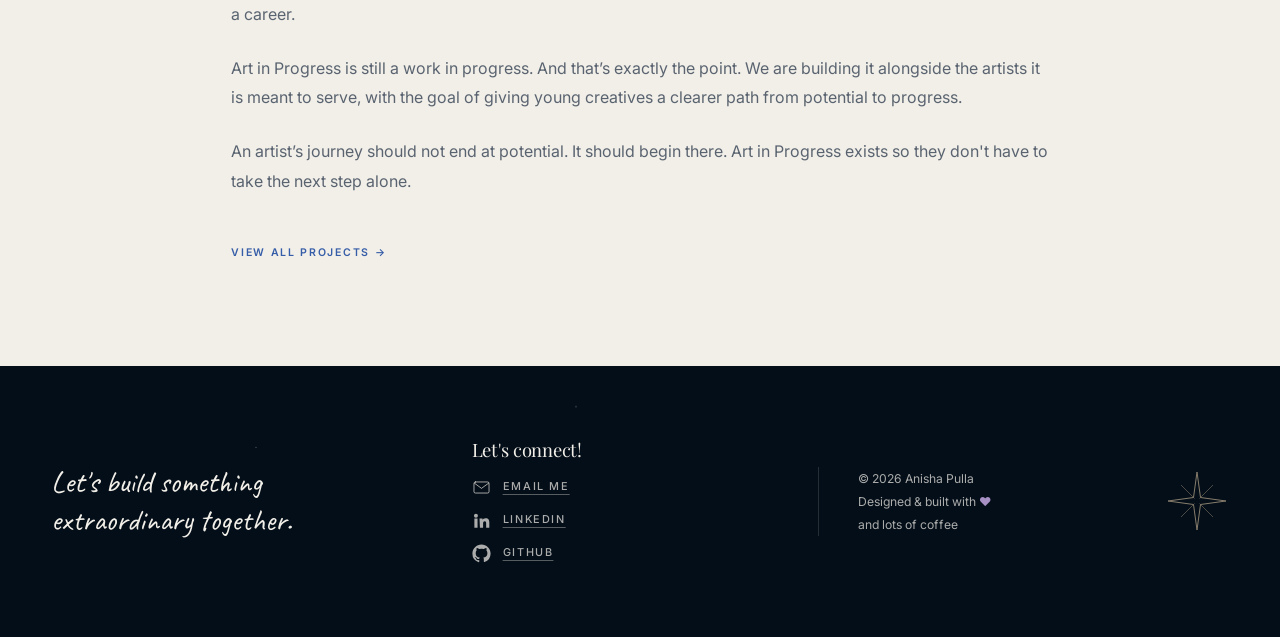
<file: art-in-progress.html>
<!DOCTYPE html>
<!-- Project details: edit the description and highlights on this page. -->
<html lang="en">
<head>
  <meta charset="UTF-8" />
  <meta name="viewport" content="width=device-width, initial-scale=1.0" />
  <meta name="description" content="Art in Progress — a social platform helping young artists build their careers through targeted networking, curated opportunities, and structured feedback." />
  <title>Art in Progress — Anisha Pulla</title>

  <link rel="preconnect" href="https://fonts.googleapis.com" />
  <link rel="preconnect" href="https://fonts.gstatic.com" crossorigin />
  <link href="https://fonts.googleapis.com/css2?family=Playfair+Display:ital,wght@0,400;0,500;1,400;1,500&family=Inter:wght@400;500;600&family=Caveat:wght@500;600&display=swap" rel="stylesheet" />

  <link rel="stylesheet" href="css/base.css" />
  <link rel="stylesheet" href="css/sections.css" />

  <script>document.documentElement.classList.add('js');</script>
  <style>
    .art-project .page-head .lede { max-width: 720px; }
    .art-content { max-width: 920px; }
    .art-content p { color: var(--ink-soft); font-size: 1rem; line-height: 1.85; margin-bottom: 24px; }
    .art-content h2 { margin-bottom: 28px; }
    .art-content .art-landing { padding-bottom: 28px; margin-bottom: 36px; border-bottom: 1px solid var(--line-light); }
    .art-landing strong { color: var(--ink); font-weight: 600; }
    .art-landing a { color: var(--blue-eyebrow); text-decoration: underline; text-underline-offset: 4px; overflow-wrap: anywhere; }
    .art-back { margin-top: 24px; }
  </style>
</head>

<body>
  <a href="#main" class="sr-only">Skip to content</a>

  <header class="header" id="site-header">
    <div class="header__inner">
      <a class="brand" href="index.html" aria-label="Anisha Pulla — home">
        <span class="brand__mark">AP</span>
        <span class="brand__name">Anisha Pulla</span>
      </a>

      <nav class="nav" id="primary-nav">
        <a class="nav__link is-active" href="work.html">Work</a>
        <a class="nav__link" href="lead.html">Lead</a>
        <a class="nav__link" href="explore.html">Explore</a>
        <a class="nav__link" href="create.html">Create</a>
        <a class="nav__link" href="about.html">About</a>
      </nav>

      <div style="display:flex; align-items:center; gap:10px;">
        <!-- Open the resume PDF in a new tab. -->
        <a class="btn-pill" href="Anisha_Pulla_Resume.pdf" id="resume-link" target="_blank" rel="noopener">
          Resume
          <span class="btn-pill__arrow">
            <svg width="13" height="9" viewBox="0 0 16 10" fill="none" aria-hidden="true">
              <path d="M1 5h13M10 1l4 4-4 4" stroke="currentColor" stroke-width="1.4" stroke-linecap="round" stroke-linejoin="round"/>
            </svg>
          </span>
        </a>
        <button class="nav-toggle" id="nav-toggle" aria-label="Open menu"
                aria-controls="primary-nav" aria-expanded="false">
          <span class="nav-toggle__bar"></span>
          <span class="nav-toggle__bar"></span>
          <span class="nav-toggle__bar"></span>
        </button>
      </div>
    </div>
  </header>


  <main id="main" class="art-project">
    <section class="page-head">
      <div class="container">
        <a class="page-head__back" href="work.html">&larr; All projects</a>
        <span class="eyebrow eyebrow--gold">Featured work</span>
        <h1>Art in Progress</h1>
        <p class="lede">A social platform for young artists — targeted networking, curated opportunities, and structured feedback.</p>
      </div>
    </section>
    <div class="section work">
      <div class="container art-content">
        <p class="art-landing"><strong>Check Out Our Landing Page:</strong> <a href="https://artinprogress.media" target="_blank" rel="noopener noreferrer">artinprogress.media</a></p>
        <section aria-labelledby="abstract-title">
          <h2 id="abstract-title">Abstract</h2>
          <p>Young artists have talent and passion. Yet, they lack exposure, and turning their craft into a career can feel like navigating a maze.</p>
<p>Opportunities are scattered all over different platforms. Connections can be hard to find. Feedback often stops at likes and comments. To succeed, an artist may have the talent. They may have the skill. They may have the drive. But without the right network, resources, and guidance, knowing how to take the next step can be difficult.</p>
<p>Art in Progress was created to address this gap.</p>
<p>Art in Progress is a social platform designed specifically for young artists, built around three things they need to make real progress: targeted networking, curated opportunities, and structured feedback.</p>
<p>Rather than relying on algorithms designed for general social media, Art in Progress helps artists find people who are relevant to their creative journey, including potential mentors, collaborators, and peers. The platform also brings the opportunities artists need into one curated space, including challenges, competitions, career boards, personalized dashboards, publications, discussion threads, and so much more.</p>
<p>By bringing connection, opportunity, and community together, Art in Progress reduces the time artists spend searching for ways to advance and gives them more time to focus on their creative work.</p>
<p>We conducted more than 30 interviews with artists to understand their challenges, needs, and experiences, then launched an exclusive early version with 20 diverse artists to gather feedback and refine our approach.</p>
<p>We have since developed and launched our landing page, and are continuing to build our MVP, create our marketing materials, and connect with artists in our local community. Each step has helped us turn what started as an idea into something extraordinary.</p>
<p>Our goal is not to create another place for artists to post their work. It is to create a place where artists can build the relationships, find the opportunities, and receive the feedback that can turn their creative journey into a career.</p>
<p>Art in Progress is still a work in progress. And that’s exactly the point. We are building it alongside the artists it is meant to serve, with the goal of giving young creatives a clearer path from potential to progress.</p>
<p>An artist’s journey should not end at potential. It should begin there. Art in Progress exists so they don&#x27;t have to take the next step alone.</p>
        </section>
        <a class="arrow-link art-back" href="work.html">View all projects &rarr;</a>
      </div>
    </div>
  </main>


  <footer class="footer">
    <div class="container footer__inner">
      <p class="footer__script">
        Let's build something<br />extraordinary together.
      </p>

      <div>
        <h2 class="footer__heading">Let's connect!</h2>
        <div class="footer__socials">
          <!-- Email contact link. -->
          <a class="footer__social" href="mailto:anishapulla55@gmail.com">
            <svg width="19" height="19" viewBox="0 0 24 24" fill="none" stroke="currentColor"
                 stroke-width="1.2" stroke-linecap="round" stroke-linejoin="round" aria-hidden="true">
              <rect x="2.5" y="5" width="19" height="14" rx="1.8"/>
              <path d="m3 6.5 9 6.6 9-6.6"/>
            </svg>
            <span>Email me</span>
          </a>
          <!-- LinkedIn profile. -->
          <a class="footer__social" href="https://www.linkedin.com/in/anisha-pulla" target="_blank" rel="noopener noreferrer">
            <svg width="19" height="19" viewBox="0 0 24 24" fill="currentColor" aria-hidden="true">
              <path d="M4.98 3.5a2.5 2.5 0 1 0 .02 5 2.5 2.5 0 0 0-.02-5ZM3 9.5h4V21H3zM9.5 9.5h3.8v1.6h.05c.53-.95 1.83-1.95 3.76-1.95 4.02 0 4.76 2.5 4.76 5.76V21h-4v-5.3c0-1.27-.02-2.9-1.8-2.9-1.8 0-2.07 1.38-2.07 2.81V21h-4z"/>
            </svg>
            <span>LinkedIn</span>
          </a>
          <!-- GitHub profile. -->
          <a class="footer__social" href="https://github.com/anishapulla55" target="_blank" rel="noopener noreferrer">
            <svg width="19" height="19" viewBox="0 0 24 24" fill="currentColor" aria-hidden="true">
              <path d="M12 .5C5.73.5.5 5.73.5 12a11.5 11.5 0 0 0 7.86 10.92c.58.11.79-.25.79-.56v-2c-3.2.7-3.88-1.54-3.88-1.54-.53-1.34-1.29-1.7-1.29-1.7-1.05-.72.08-.7.08-.7 1.16.08 1.77 1.19 1.77 1.19 1.03 1.77 2.7 1.26 3.36.96.1-.75.4-1.26.73-1.55-2.55-.29-5.24-1.28-5.24-5.7 0-1.26.45-2.29 1.19-3.1-.12-.29-.52-1.46.11-3.05 0 0 .97-.31 3.18 1.18a11 11 0 0 1 5.8 0c2.2-1.49 3.17-1.18 3.17-1.18.63 1.59.23 2.76.12 3.05.74.81 1.18 1.84 1.18 3.1 0 4.43-2.69 5.4-5.25 5.69.41.36.78 1.05.78 2.12v3.15c0 .31.21.68.8.56A11.5 11.5 0 0 0 23.5 12C23.5 5.73 18.27.5 12 .5Z"/>
            </svg>
            <span>GitHub</span>
          </a>
        </div>
      </div>

      <div class="footer__meta">
        <p>&copy; 2026 Anisha Pulla</p>
        <p>Designed &amp; built with <span class="footer__heart">&hearts;</span><br />and lots of coffee</p>
      </div>

      <svg class="footer__compass" width="64" height="64" viewBox="0 0 64 64" fill="none"
           stroke="currentColor" stroke-width="1" aria-hidden="true">
        <path d="M32 3 35.5 28.5 61 32 35.5 35.5 32 61 28.5 35.5 3 32 28.5 28.5Z"/>
        <path d="M48 16 34.5 29.5M16 48l13.5-13.5M48 48 34.5 34.5M16 16l13.5 13.5" opacity="0.55"/>
      </svg>
    </div>
  </footer>

  <script src="js/script.js"></script>
</body>
</html>
</file>
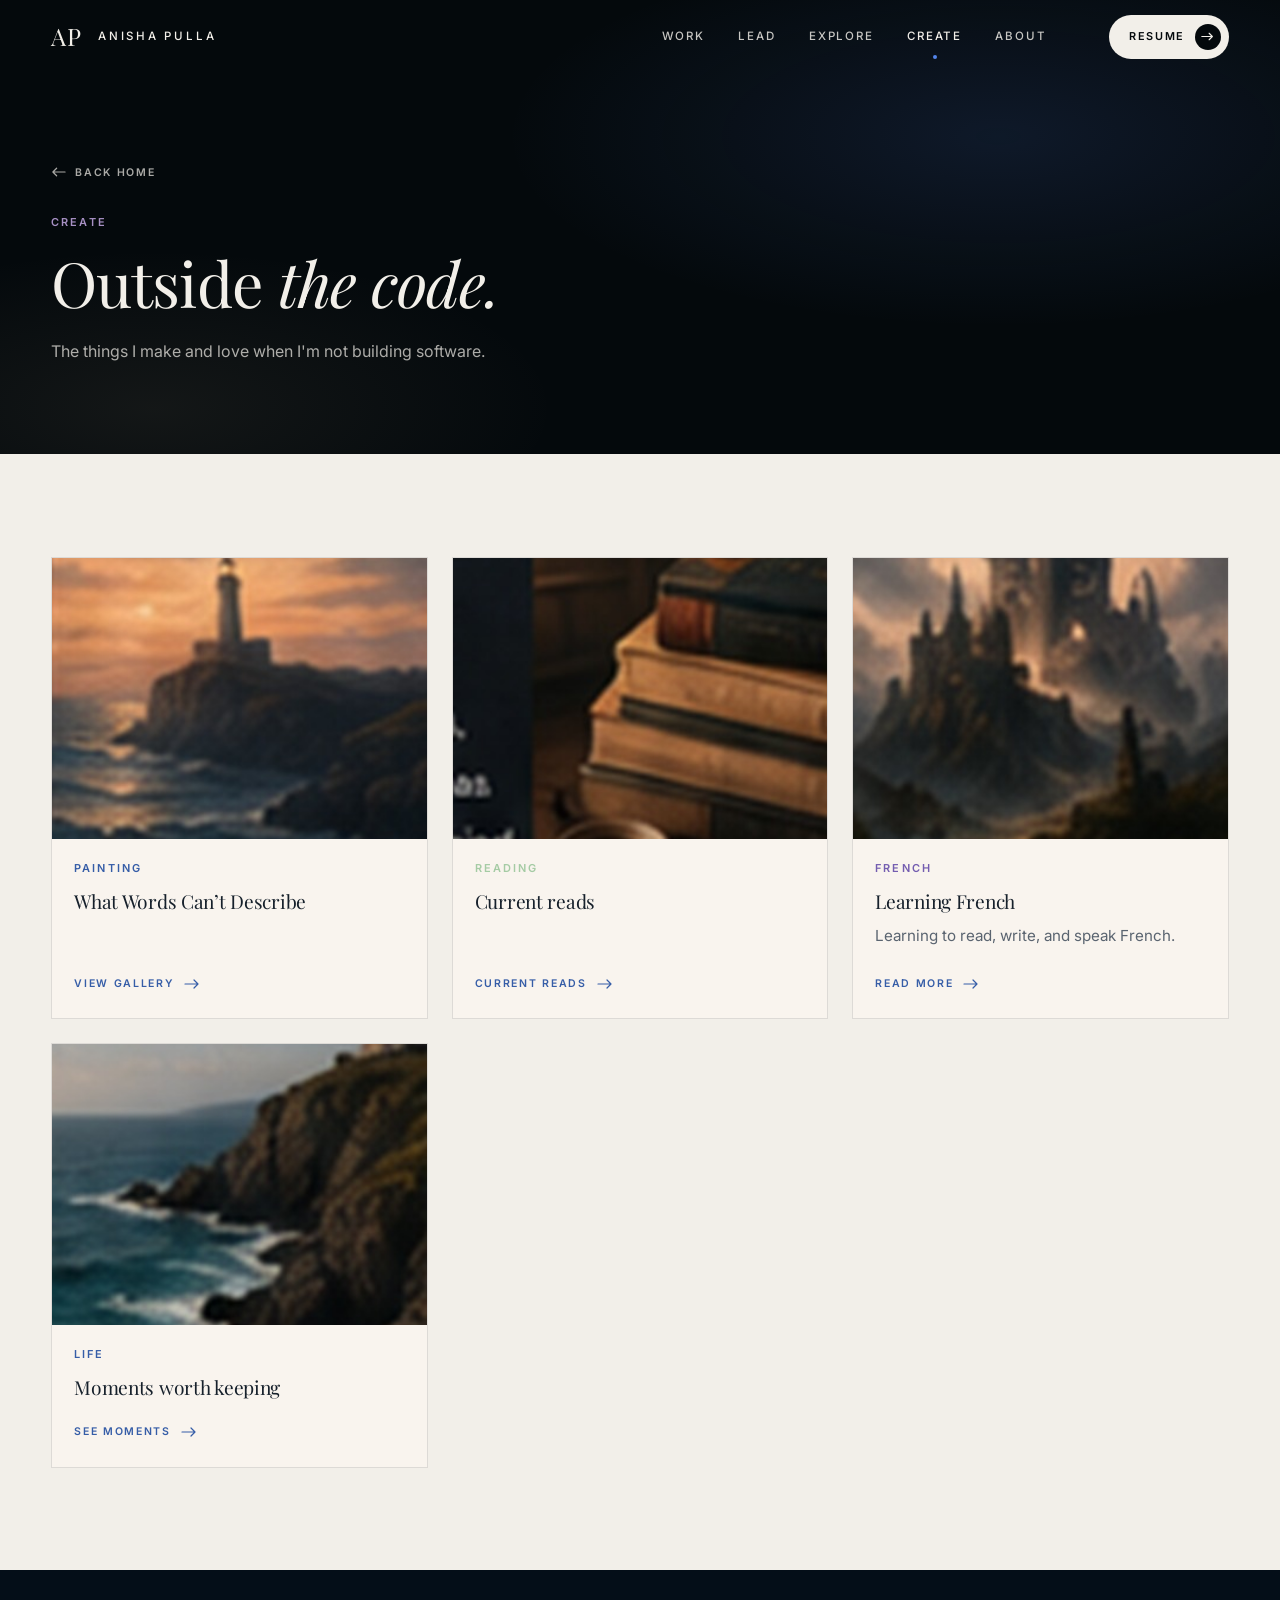
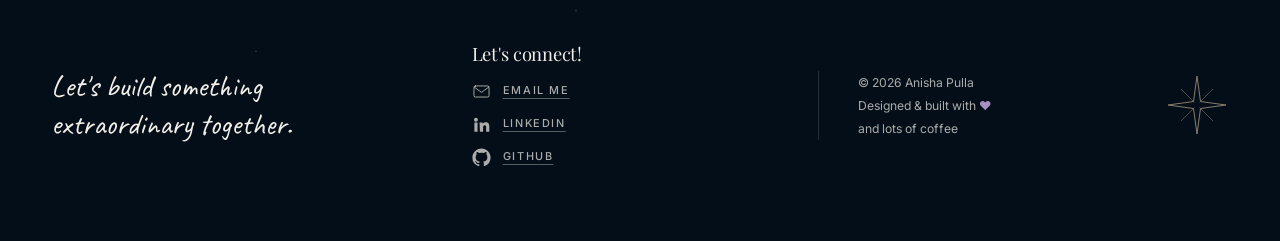
<file: create.html>
<!DOCTYPE html>
<!-- CREATE.HTML — everything outside the code: painting, writing, reading, life.
     Head, header and footer are copied from index.html — see the note there. -->
<html lang="en">
<head>
  <meta charset="UTF-8" />
  <meta name="viewport" content="width=device-width, initial-scale=1.0" />
  <meta name="description" content="Painting, reading, French, and life outside the code — Anisha Pulla." />
  <title>Create — Anisha Pulla</title>

  <link rel="preconnect" href="https://fonts.googleapis.com" />
  <link rel="preconnect" href="https://fonts.gstatic.com" crossorigin />
  <link href="https://fonts.googleapis.com/css2?family=Playfair+Display:ital,wght@0,400;0,500;1,400;1,500&family=Inter:wght@400;500;600&family=Caveat:wght@500;600&display=swap" rel="stylesheet" />

  <link rel="stylesheet" href="css/base.css" />
  <link rel="stylesheet" href="css/sections.css" />

  <script>document.documentElement.classList.add('js');</script>
</head>

<body>
  <a href="#main" class="sr-only">Skip to content</a>

  <header class="header" id="site-header">
    <div class="header__inner">
      <a class="brand" href="index.html" aria-label="Anisha Pulla — home">
        <span class="brand__mark">AP</span>
        <span class="brand__name">Anisha Pulla</span>
      </a>

      <nav class="nav" id="primary-nav">
        <a class="nav__link" href="work.html">Work</a>
        <a class="nav__link" href="lead.html">Lead</a>
        <a class="nav__link" href="explore.html">Explore</a>
        <a class="nav__link" href="create.html">Create</a>
        <a class="nav__link" href="about.html">About</a>
      </nav>

      <div style="display:flex; align-items:center; gap:10px;">
        <!-- Open the resume PDF in a new tab. -->
        <a class="btn-pill" href="Anisha_Pulla_Resume.pdf" id="resume-link" target="_blank" rel="noopener">
          Resume
          <span class="btn-pill__arrow">
            <svg width="13" height="9" viewBox="0 0 16 10" fill="none" aria-hidden="true">
              <path d="M1 5h13M10 1l4 4-4 4" stroke="currentColor" stroke-width="1.4" stroke-linecap="round" stroke-linejoin="round"/>
            </svg>
          </span>
        </a>
        <button class="nav-toggle" id="nav-toggle" aria-label="Open menu"
                aria-controls="primary-nav" aria-expanded="false">
          <span class="nav-toggle__bar"></span>
          <span class="nav-toggle__bar"></span>
          <span class="nav-toggle__bar"></span>
        </button>
      </div>
    </div>
  </header>


  <main id="main">

    <section class="page-head">
      <div class="container">
        <a class="page-head__back" href="index.html">
          <svg width="15" height="10" viewBox="0 0 16 10" fill="none" aria-hidden="true">
            <path d="M1 5h13M10 1l4 4-4 4" stroke="currentColor" stroke-width="1.3" stroke-linecap="round" stroke-linejoin="round"/>
          </svg>
          Back home
        </a>
        <span class="eyebrow eyebrow--purple-light">Create</span>
        <h1>Outside <em style="font-style:italic;">the code.</em></h1>
        <p class="lede">
          The things I make and love when I'm not building software.
        </p>
      </div>
    </section>

    <section class="section">
      <div class="container">
        <div class="grid-cards">

          <article class="card reveal" id="painting">
            <div class="card__media" style="aspect-ratio:4/3;">
              <!-- REPLACE: images/create-painting.jpg -->
              <img src="images/create-painting.jpg" alt="A painting of a lighthouse at sunset" />
            </div>
            <div class="card__body">
              <span class="eyebrow">Painting</span>
              <h3><a href="painting.html">What Words Can&rsquo;t Describe</a></h3>
              <div class="card__foot">
                <!-- EDIT: link to your gallery, or add more images above. -->
                <a class="arrow-link" href="painting.html">
                  View gallery
                  <svg width="16" height="10" viewBox="0 0 16 10" fill="none" aria-hidden="true">
                    <path d="M1 5h13M10 1l4 4-4 4" stroke="currentColor" stroke-width="1.2" stroke-linecap="round" stroke-linejoin="round"/>
                  </svg>
                </a>
              </div>
            </div>
          </article>

<article class="card reveal" data-delay="1" id="reading">
            <div class="card__media" style="aspect-ratio:4/3;">
              <!-- REPLACE: images/create-reading.jpg -->
              <img src="images/create-reading.jpg" alt="A stack of old books beside a cup of coffee" />
            </div>
            <div class="card__body">
              <span class="eyebrow eyebrow--sage">Reading</span>
              <h3><a href="reading.html">Current reads</a></h3>
              <div class="card__foot">
                <a class="arrow-link" href="reading.html">
                  Current reads
                  <svg width="16" height="10" viewBox="0 0 16 10" fill="none" aria-hidden="true">
                    <path d="M1 5h13M10 1l4 4-4 4" stroke="currentColor" stroke-width="1.2" stroke-linecap="round" stroke-linejoin="round"/>
                  </svg>
                </a>
              </div>
            </div>
          </article>

<article class="card reveal" data-delay="2" id="french">
            <div class="card__media" style="aspect-ratio:4/3;">
              <!-- REPLACE: images/create-writing.jpg -->
              <img src="images/create-writing.jpg" alt="A castle on a hill under a stormy sky" />
            </div>
            <div class="card__body">
              <span class="eyebrow eyebrow--purple">French</span>
              <h3><a href="french.html">Learning French</a></h3>
              <!-- EDIT: placeholder copy. -->
              <p class="lede">Learning to read, write, and speak French.</p>
              <div class="card__foot">
                <a class="arrow-link" href="french.html">
                  Read more
                  <svg width="16" height="10" viewBox="0 0 16 10" fill="none" aria-hidden="true">
                    <path d="M1 5h13M10 1l4 4-4 4" stroke="currentColor" stroke-width="1.2" stroke-linecap="round" stroke-linejoin="round"/>
                  </svg>
                </a>
              </div>
            </div>
          </article>

<article class="card reveal" data-delay="3" id="life">
            <div class="card__media" style="aspect-ratio:4/3;">
              <!-- REPLACE: images/create-life.jpg -->
              <img src="images/create-life.jpg" alt="A cliff path above the ocean at dusk" />
            </div>
            <div class="card__body">
              <span class="eyebrow">Life</span>
              <h3><a href="life.html">Moments worth keeping</a></h3>
              <div class="card__foot">
                <a class="arrow-link" href="life.html">
                  See moments
                  <svg width="16" height="10" viewBox="0 0 16 10" fill="none" aria-hidden="true">
                    <path d="M1 5h13M10 1l4 4-4 4" stroke="currentColor" stroke-width="1.2" stroke-linecap="round" stroke-linejoin="round"/>
                  </svg>
                </a>
              </div>
            </div>
          </article>

        </div>
      </div>
    </section>

  </main>


  <footer class="footer">
    <div class="container footer__inner">
      <p class="footer__script">
        Let's build something<br />extraordinary together.
      </p>

      <div>
        <h2 class="footer__heading">Let's connect!</h2>
        <div class="footer__socials">
          <!-- Email contact link. -->
          <a class="footer__social" href="mailto:anishapulla55@gmail.com">
            <svg width="19" height="19" viewBox="0 0 24 24" fill="none" stroke="currentColor"
                 stroke-width="1.2" stroke-linecap="round" stroke-linejoin="round" aria-hidden="true">
              <rect x="2.5" y="5" width="19" height="14" rx="1.8"/>
              <path d="m3 6.5 9 6.6 9-6.6"/>
            </svg>
            <span>Email me</span>
          </a>
          <!-- LinkedIn profile. -->
          <a class="footer__social" href="https://www.linkedin.com/in/anisha-pulla" target="_blank" rel="noopener noreferrer">
            <svg width="19" height="19" viewBox="0 0 24 24" fill="currentColor" aria-hidden="true">
              <path d="M4.98 3.5a2.5 2.5 0 1 0 .02 5 2.5 2.5 0 0 0-.02-5ZM3 9.5h4V21H3zM9.5 9.5h3.8v1.6h.05c.53-.95 1.83-1.95 3.76-1.95 4.02 0 4.76 2.5 4.76 5.76V21h-4v-5.3c0-1.27-.02-2.9-1.8-2.9-1.8 0-2.07 1.38-2.07 2.81V21h-4z"/>
            </svg>
            <span>LinkedIn</span>
          </a>
          <!-- GitHub profile. -->
          <a class="footer__social" href="https://github.com/anishapulla55" target="_blank" rel="noopener noreferrer">
            <svg width="19" height="19" viewBox="0 0 24 24" fill="currentColor" aria-hidden="true">
              <path d="M12 .5C5.73.5.5 5.73.5 12a11.5 11.5 0 0 0 7.86 10.92c.58.11.79-.25.79-.56v-2c-3.2.7-3.88-1.54-3.88-1.54-.53-1.34-1.29-1.7-1.29-1.7-1.05-.72.08-.7.08-.7 1.16.08 1.77 1.19 1.77 1.19 1.03 1.77 2.7 1.26 3.36.96.1-.75.4-1.26.73-1.55-2.55-.29-5.24-1.28-5.24-5.7 0-1.26.45-2.29 1.19-3.1-.12-.29-.52-1.46.11-3.05 0 0 .97-.31 3.18 1.18a11 11 0 0 1 5.8 0c2.2-1.49 3.17-1.18 3.17-1.18.63 1.59.23 2.76.12 3.05.74.81 1.18 1.84 1.18 3.1 0 4.43-2.69 5.4-5.25 5.69.41.36.78 1.05.78 2.12v3.15c0 .31.21.68.8.56A11.5 11.5 0 0 0 23.5 12C23.5 5.73 18.27.5 12 .5Z"/>
            </svg>
            <span>GitHub</span>
          </a>
        </div>
      </div>

      <div class="footer__meta">
        <p>&copy; 2026 Anisha Pulla</p>
        <p>Designed &amp; built with <span class="footer__heart">&hearts;</span><br />and lots of coffee</p>
      </div>

      <svg class="footer__compass" width="64" height="64" viewBox="0 0 64 64" fill="none"
           stroke="currentColor" stroke-width="1" aria-hidden="true">
        <path d="M32 3 35.5 28.5 61 32 35.5 35.5 32 61 28.5 35.5 3 32 28.5 28.5Z"/>
        <path d="M48 16 34.5 29.5M16 48l13.5-13.5M48 48 34.5 34.5M16 16l13.5 13.5" opacity="0.55"/>
      </svg>
    </div>
  </footer>

  <script src="js/script.js"></script>
</body>
</html>
</file>
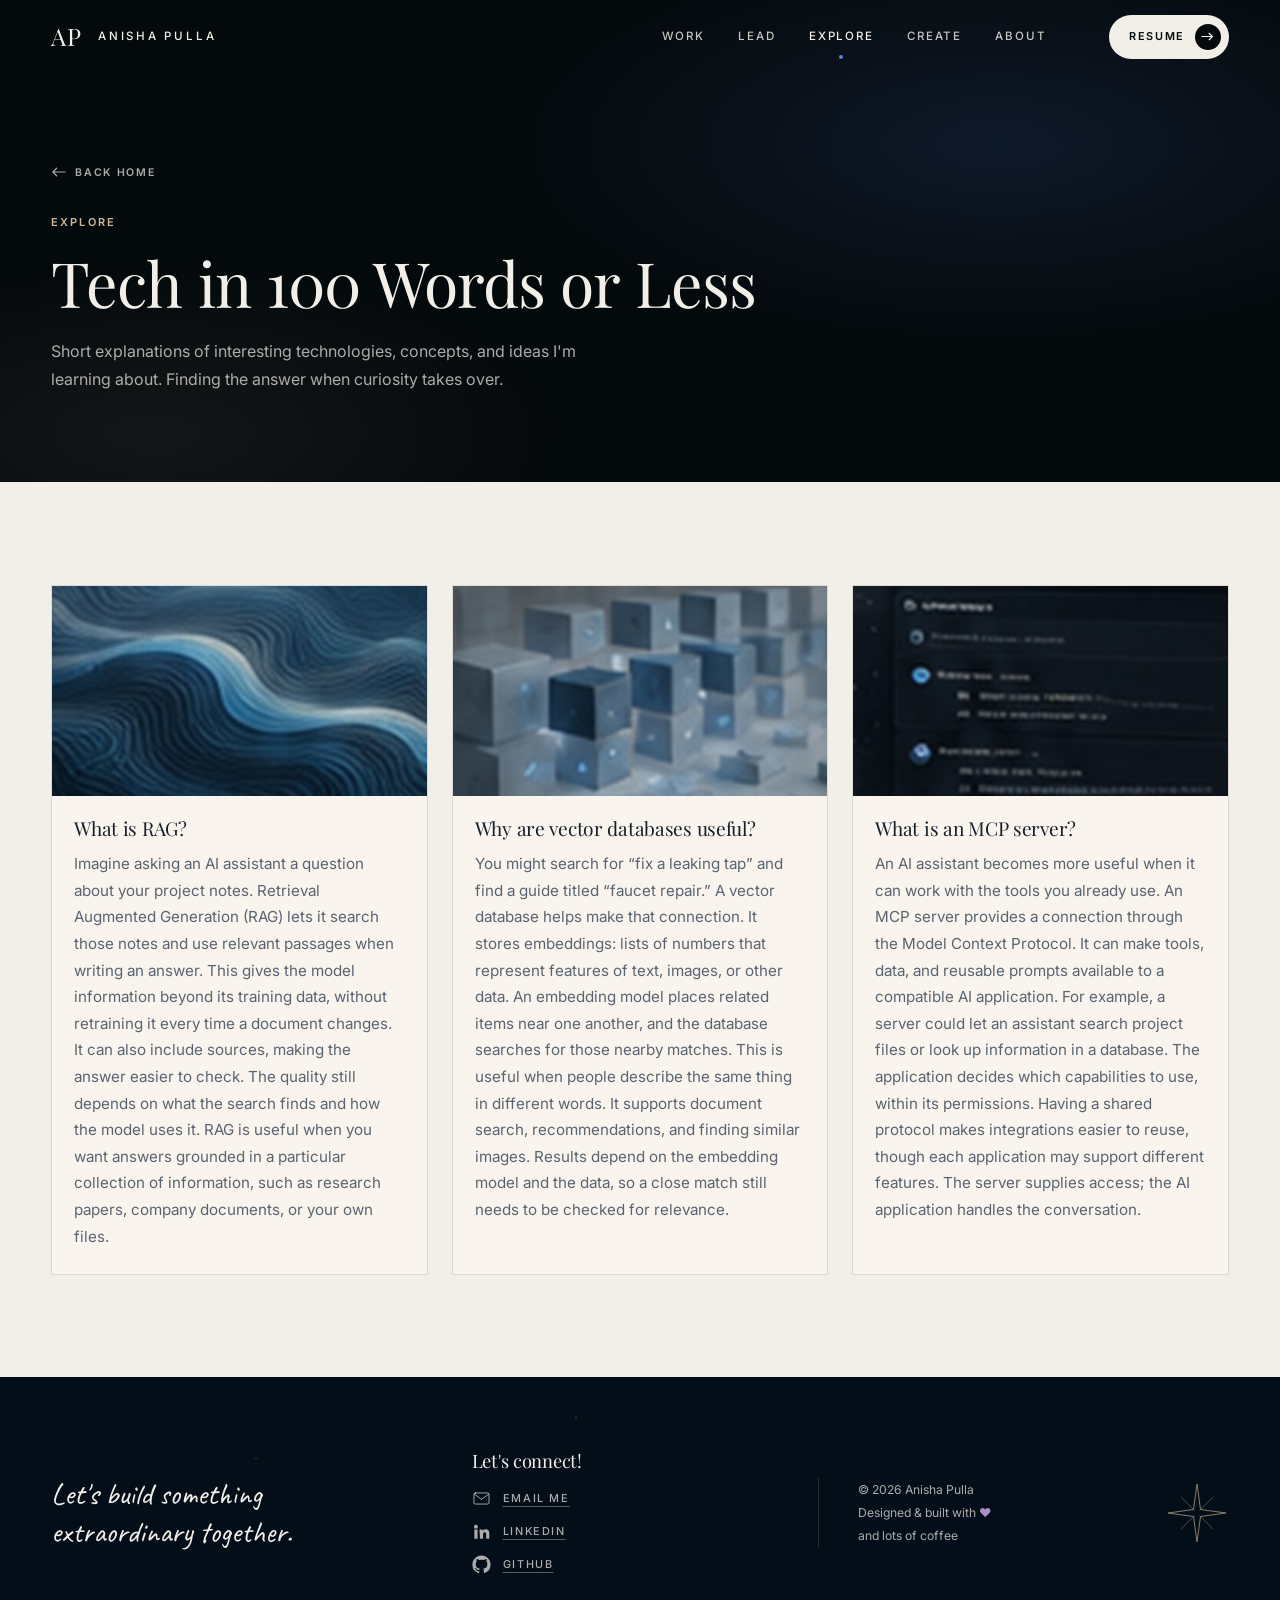
<file: explore.html>
<!DOCTYPE html>
<!-- EXPLORE.HTML — every "Tech in 100 Words or Less" post.
     On the homepage these four are a sideways-scrolling carousel. Here they
     are just a plain grid, because there is no reason to hide content on the
     page whose whole purpose is to show it.
     Head, header and footer are copied from index.html — see the note there. -->
<html lang="en">
<head>
  <meta charset="UTF-8" />
  <meta name="viewport" content="width=device-width, initial-scale=1.0" />
  <meta name="description" content="Short, plain-language explanations of AI and software concepts — each in about 100 words." />
  <title>Explore — Anisha Pulla</title>

  <link rel="preconnect" href="https://fonts.googleapis.com" />
  <link rel="preconnect" href="https://fonts.gstatic.com" crossorigin />
  <link href="https://fonts.googleapis.com/css2?family=Playfair+Display:ital,wght@0,400;0,500;1,400;1,500&family=Inter:wght@400;500;600&family=Caveat:wght@500;600&display=swap" rel="stylesheet" />

  <link rel="stylesheet" href="css/base.css" />
  <link rel="stylesheet" href="css/sections.css" />

  <script>document.documentElement.classList.add('js');</script>
</head>

<body>
  <a href="#main" class="sr-only">Skip to content</a>

  <header class="header" id="site-header">
    <div class="header__inner">
      <a class="brand" href="index.html" aria-label="Anisha Pulla — home">
        <span class="brand__mark">AP</span>
        <span class="brand__name">Anisha Pulla</span>
      </a>

      <nav class="nav" id="primary-nav">
        <a class="nav__link" href="work.html">Work</a>
        <a class="nav__link" href="lead.html">Lead</a>
        <a class="nav__link" href="explore.html">Explore</a>
        <a class="nav__link" href="create.html">Create</a>
        <a class="nav__link" href="about.html">About</a>
      </nav>

      <div style="display:flex; align-items:center; gap:10px;">
        <!-- Open the resume PDF in a new tab. -->
        <a class="btn-pill" href="Anisha_Pulla_Resume.pdf" id="resume-link" target="_blank" rel="noopener">
          Resume
          <span class="btn-pill__arrow">
            <svg width="13" height="9" viewBox="0 0 16 10" fill="none" aria-hidden="true">
              <path d="M1 5h13M10 1l4 4-4 4" stroke="currentColor" stroke-width="1.4" stroke-linecap="round" stroke-linejoin="round"/>
            </svg>
          </span>
        </a>
        <button class="nav-toggle" id="nav-toggle" aria-label="Open menu"
                aria-controls="primary-nav" aria-expanded="false">
          <span class="nav-toggle__bar"></span>
          <span class="nav-toggle__bar"></span>
          <span class="nav-toggle__bar"></span>
        </button>
      </div>
    </div>
  </header>


  <main id="main">

    <section class="page-head">
      <div class="container">
        <a class="page-head__back" href="index.html">
          <svg width="15" height="10" viewBox="0 0 16 10" fill="none" aria-hidden="true">
            <path d="M1 5h13M10 1l4 4-4 4" stroke="currentColor" stroke-width="1.3" stroke-linecap="round" stroke-linejoin="round"/>
          </svg>
          Back home
        </a>
        <span class="eyebrow eyebrow--gold">Explore</span>
        <h1>Tech in 100 Words or Less</h1>
        <p class="lede">
          Short explanations of interesting technologies, concepts, and ideas
          I'm learning about. Finding the answer when curiosity takes over.
        </p>
      </div>
    </section>

    <section class="section explore">
      <div class="container">
        <!-- .grid-cards fits as many columns as will comfortably fit and
             reflows on its own, with no media query needed. -->
        <div class="grid-cards">

          <article class="card reveal" id="what-is-rag">
            <div class="card__media">
              <!-- REPLACE: images/explore-1.jpg -->
              <img src="images/explore-1.jpg" alt="Flowing blue topographic lines" />
            </div>
            <div class="card__body">
              <h3>What is RAG?</h3>
              <p class="lede">Imagine asking an AI assistant a question about your project notes. Retrieval Augmented Generation (RAG) lets it search those notes and use relevant passages when writing an answer. This gives the model information beyond its training data, without retraining it every time a document changes. It can also include sources, making the answer easier to check. The quality still depends on what the search finds and how the model uses it. RAG is useful when you want answers grounded in a particular collection of information, such as research papers, company documents, or your own files.</p>
              
            </div>
          </article>

          

          <article class="card reveal" data-delay="2" id="vector-databases">
            <div class="card__media">
              <!-- REPLACE: images/explore-3.jpg -->
              <img src="images/explore-3.jpg" alt="A cluster of floating grey cubes" />
            </div>
            <div class="card__body">
              <h3>Why are vector databases useful?</h3>
              <p class="lede">You might search for “fix a leaking tap” and find a guide titled “faucet repair.” A vector database helps make that connection. It stores embeddings: lists of numbers that represent features of text, images, or other data. An embedding model places related items near one another, and the database searches for those nearby matches. This is useful when people describe the same thing in different words. It supports document search, recommendations, and finding similar images. Results depend on the embedding model and the data, so a close match still needs to be checked for relevance.</p>
              
            </div>
          </article>

          <article class="card reveal" data-delay="3" id="mcp-server">
            <div class="card__media">
              <!-- REPLACE: images/explore-4.jpg -->
              <img src="images/explore-4.jpg" alt="A dark code editor window" />
            </div>
            <div class="card__body">
              <h3>What is an MCP server?</h3>
              <p class="lede">An AI assistant becomes more useful when it can work with the tools you already use. An MCP server provides a connection through the Model Context Protocol. It can make tools, data, and reusable prompts available to a compatible AI application. For example, a server could let an assistant search project files or look up information in a database. The application decides which capabilities to use, within its permissions. Having a shared protocol makes integrations easier to reuse, though each application may support different features. The server supplies access; the AI application handles the conversation.</p>
              
            </div>
          </article>

        </div>
      </div>
    </section>

  </main>


  <footer class="footer">
    <div class="container footer__inner">
      <p class="footer__script">
        Let's build something<br />extraordinary together.
      </p>

      <div>
        <h2 class="footer__heading">Let's connect!</h2>
        <div class="footer__socials">
          <!-- Email contact link. -->
          <a class="footer__social" href="mailto:anishapulla55@gmail.com">
            <svg width="19" height="19" viewBox="0 0 24 24" fill="none" stroke="currentColor"
                 stroke-width="1.2" stroke-linecap="round" stroke-linejoin="round" aria-hidden="true">
              <rect x="2.5" y="5" width="19" height="14" rx="1.8"/>
              <path d="m3 6.5 9 6.6 9-6.6"/>
            </svg>
            <span>Email me</span>
          </a>
          <!-- LinkedIn profile. -->
          <a class="footer__social" href="https://www.linkedin.com/in/anisha-pulla" target="_blank" rel="noopener noreferrer">
            <svg width="19" height="19" viewBox="0 0 24 24" fill="currentColor" aria-hidden="true">
              <path d="M4.98 3.5a2.5 2.5 0 1 0 .02 5 2.5 2.5 0 0 0-.02-5ZM3 9.5h4V21H3zM9.5 9.5h3.8v1.6h.05c.53-.95 1.83-1.95 3.76-1.95 4.02 0 4.76 2.5 4.76 5.76V21h-4v-5.3c0-1.27-.02-2.9-1.8-2.9-1.8 0-2.07 1.38-2.07 2.81V21h-4z"/>
            </svg>
            <span>LinkedIn</span>
          </a>
          <!-- GitHub profile. -->
          <a class="footer__social" href="https://github.com/anishapulla55" target="_blank" rel="noopener noreferrer">
            <svg width="19" height="19" viewBox="0 0 24 24" fill="currentColor" aria-hidden="true">
              <path d="M12 .5C5.73.5.5 5.73.5 12a11.5 11.5 0 0 0 7.86 10.92c.58.11.79-.25.79-.56v-2c-3.2.7-3.88-1.54-3.88-1.54-.53-1.34-1.29-1.7-1.29-1.7-1.05-.72.08-.7.08-.7 1.16.08 1.77 1.19 1.77 1.19 1.03 1.77 2.7 1.26 3.36.96.1-.75.4-1.26.73-1.55-2.55-.29-5.24-1.28-5.24-5.7 0-1.26.45-2.29 1.19-3.1-.12-.29-.52-1.46.11-3.05 0 0 .97-.31 3.18 1.18a11 11 0 0 1 5.8 0c2.2-1.49 3.17-1.18 3.17-1.18.63 1.59.23 2.76.12 3.05.74.81 1.18 1.84 1.18 3.1 0 4.43-2.69 5.4-5.25 5.69.41.36.78 1.05.78 2.12v3.15c0 .31.21.68.8.56A11.5 11.5 0 0 0 23.5 12C23.5 5.73 18.27.5 12 .5Z"/>
            </svg>
            <span>GitHub</span>
          </a>
        </div>
      </div>

      <div class="footer__meta">
        <p>&copy; 2026 Anisha Pulla</p>
        <p>Designed &amp; built with <span class="footer__heart">&hearts;</span><br />and lots of coffee</p>
      </div>

      <svg class="footer__compass" width="64" height="64" viewBox="0 0 64 64" fill="none"
           stroke="currentColor" stroke-width="1" aria-hidden="true">
        <path d="M32 3 35.5 28.5 61 32 35.5 35.5 32 61 28.5 35.5 3 32 28.5 28.5Z"/>
        <path d="M48 16 34.5 29.5M16 48l13.5-13.5M48 48 34.5 34.5M16 16l13.5 13.5" opacity="0.55"/>
      </svg>
    </div>
  </footer>

  <script src="js/script.js"></script>
</body>
</html>
</file>
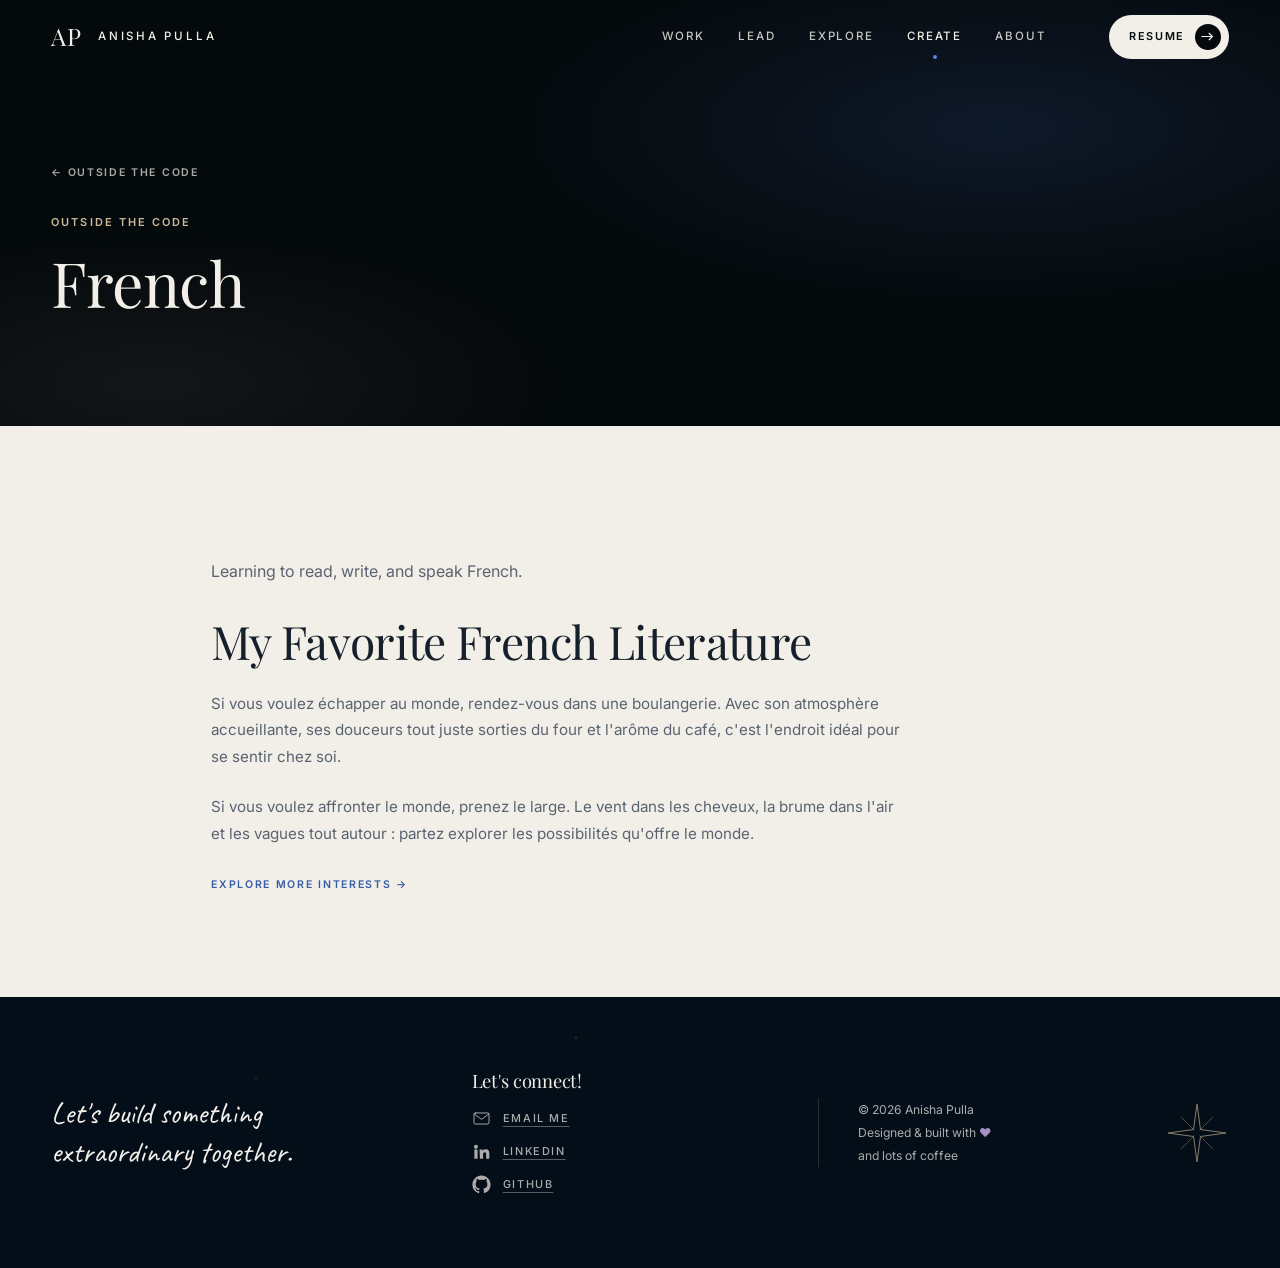
<file: french.html>
<!DOCTYPE html>
<!-- CREATE.HTML — everything outside the code: painting, writing, reading, life.
     Head, header and footer are copied from index.html — see the note there. -->
<html lang="en">
<head>
  <meta charset="UTF-8" />
  <meta name="viewport" content="width=device-width, initial-scale=1.0" />
  <meta name="description" content="French — interests outside the code by Anisha Pulla." />
  <title>French — Anisha Pulla</title>

  <link rel="preconnect" href="https://fonts.googleapis.com" />
  <link rel="preconnect" href="https://fonts.gstatic.com" crossorigin />
  <link href="https://fonts.googleapis.com/css2?family=Playfair+Display:ital,wght@0,400;0,500;1,400;1,500&family=Inter:wght@400;500;600&family=Caveat:wght@500;600&display=swap" rel="stylesheet" />

  <link rel="stylesheet" href="css/base.css" />
  <link rel="stylesheet" href="css/sections.css" />

  <script>document.documentElement.classList.add('js');</script>
</head>

<body>
  <a href="#main" class="sr-only">Skip to content</a>

  <header class="header" id="site-header">
    <div class="header__inner">
      <a class="brand" href="index.html" aria-label="Anisha Pulla — home">
        <span class="brand__mark">AP</span>
        <span class="brand__name">Anisha Pulla</span>
      </a>

      <nav class="nav" id="primary-nav">
        <a class="nav__link" href="work.html">Work</a>
        <a class="nav__link" href="lead.html">Lead</a>
        <a class="nav__link" href="explore.html">Explore</a>
        <a class="nav__link is-active" href="create.html">Create</a>
        <a class="nav__link" href="about.html">About</a>
      </nav>

      <div style="display:flex; align-items:center; gap:10px;">
        <!-- Open the resume PDF in a new tab. -->
        <a class="btn-pill" href="Anisha_Pulla_Resume.pdf" id="resume-link" target="_blank" rel="noopener">
          Resume
          <span class="btn-pill__arrow">
            <svg width="13" height="9" viewBox="0 0 16 10" fill="none" aria-hidden="true">
              <path d="M1 5h13M10 1l4 4-4 4" stroke="currentColor" stroke-width="1.4" stroke-linecap="round" stroke-linejoin="round"/>
            </svg>
          </span>
        </a>
        <button class="nav-toggle" id="nav-toggle" aria-label="Open menu"
                aria-controls="primary-nav" aria-expanded="false">
          <span class="nav-toggle__bar"></span>
          <span class="nav-toggle__bar"></span>
          <span class="nav-toggle__bar"></span>
        </button>
      </div>
    </div>
  </header>


  <main id="main">
    <section class="page-head"><div class="container">
      <a class="page-head__back" href="create.html">&larr; Outside the Code</a>
      <span class="eyebrow eyebrow--gold">Outside the Code</span>
      <h1>French</h1>
    </div></section>
    <section class="section"><div class="container" style="max-width: 960px;">
      <p class="lede" style="margin-top: 28px; font-size: 1rem;">Learning to read, write, and speak French.</p>
      <section aria-labelledby="french-literature-title" style="margin-top: 32px;">
        <h2 id="french-literature-title">My Favorite French Literature</h2>
        <div lang="fr" style="max-width: 70ch; margin-top: 24px;">
          <p class="lede">Si vous voulez échapper au monde, rendez-vous dans une boulangerie. Avec son atmosphère accueillante, ses douceurs tout juste sorties du four et l'arôme du café, c'est l'endroit idéal pour se sentir chez soi.</p>
          <p class="lede" style="margin-top: 24px;">Si vous voulez affronter le monde, prenez le large. Le vent dans les cheveux, la brume dans l'air et les vagues tout autour : partez explorer les possibilités qu'offre le monde.</p>
        </div>
      </section>
      <a class="arrow-link" href="create.html" style="margin-top: 28px;">Explore more interests &rarr;</a>
    </div></section>
  </main>


  <footer class="footer">
    <div class="container footer__inner">
      <p class="footer__script">
        Let's build something<br />extraordinary together.
      </p>

      <div>
        <h2 class="footer__heading">Let's connect!</h2>
        <div class="footer__socials">
          <!-- Email contact link. -->
          <a class="footer__social" href="mailto:anishapulla55@gmail.com">
            <svg width="19" height="19" viewBox="0 0 24 24" fill="none" stroke="currentColor"
                 stroke-width="1.2" stroke-linecap="round" stroke-linejoin="round" aria-hidden="true">
              <rect x="2.5" y="5" width="19" height="14" rx="1.8"/>
              <path d="m3 6.5 9 6.6 9-6.6"/>
            </svg>
            <span>Email me</span>
          </a>
          <!-- LinkedIn profile. -->
          <a class="footer__social" href="https://www.linkedin.com/in/anisha-pulla" target="_blank" rel="noopener noreferrer">
            <svg width="19" height="19" viewBox="0 0 24 24" fill="currentColor" aria-hidden="true">
              <path d="M4.98 3.5a2.5 2.5 0 1 0 .02 5 2.5 2.5 0 0 0-.02-5ZM3 9.5h4V21H3zM9.5 9.5h3.8v1.6h.05c.53-.95 1.83-1.95 3.76-1.95 4.02 0 4.76 2.5 4.76 5.76V21h-4v-5.3c0-1.27-.02-2.9-1.8-2.9-1.8 0-2.07 1.38-2.07 2.81V21h-4z"/>
            </svg>
            <span>LinkedIn</span>
          </a>
          <!-- GitHub profile. -->
          <a class="footer__social" href="https://github.com/anishapulla55" target="_blank" rel="noopener noreferrer">
            <svg width="19" height="19" viewBox="0 0 24 24" fill="currentColor" aria-hidden="true">
              <path d="M12 .5C5.73.5.5 5.73.5 12a11.5 11.5 0 0 0 7.86 10.92c.58.11.79-.25.79-.56v-2c-3.2.7-3.88-1.54-3.88-1.54-.53-1.34-1.29-1.7-1.29-1.7-1.05-.72.08-.7.08-.7 1.16.08 1.77 1.19 1.77 1.19 1.03 1.77 2.7 1.26 3.36.96.1-.75.4-1.26.73-1.55-2.55-.29-5.24-1.28-5.24-5.7 0-1.26.45-2.29 1.19-3.1-.12-.29-.52-1.46.11-3.05 0 0 .97-.31 3.18 1.18a11 11 0 0 1 5.8 0c2.2-1.49 3.17-1.18 3.17-1.18.63 1.59.23 2.76.12 3.05.74.81 1.18 1.84 1.18 3.1 0 4.43-2.69 5.4-5.25 5.69.41.36.78 1.05.78 2.12v3.15c0 .31.21.68.8.56A11.5 11.5 0 0 0 23.5 12C23.5 5.73 18.27.5 12 .5Z"/>
            </svg>
            <span>GitHub</span>
          </a>
        </div>
      </div>

      <div class="footer__meta">
        <p>&copy; 2026 Anisha Pulla</p>
        <p>Designed &amp; built with <span class="footer__heart">&hearts;</span><br />and lots of coffee</p>
      </div>

      <svg class="footer__compass" width="64" height="64" viewBox="0 0 64 64" fill="none"
           stroke="currentColor" stroke-width="1" aria-hidden="true">
        <path d="M32 3 35.5 28.5 61 32 35.5 35.5 32 61 28.5 35.5 3 32 28.5 28.5Z"/>
        <path d="M48 16 34.5 29.5M16 48l13.5-13.5M48 48 34.5 34.5M16 16l13.5 13.5" opacity="0.55"/>
      </svg>
    </div>
  </footer>

  <script src="js/script.js"></script>
</body>
</html>
</file>
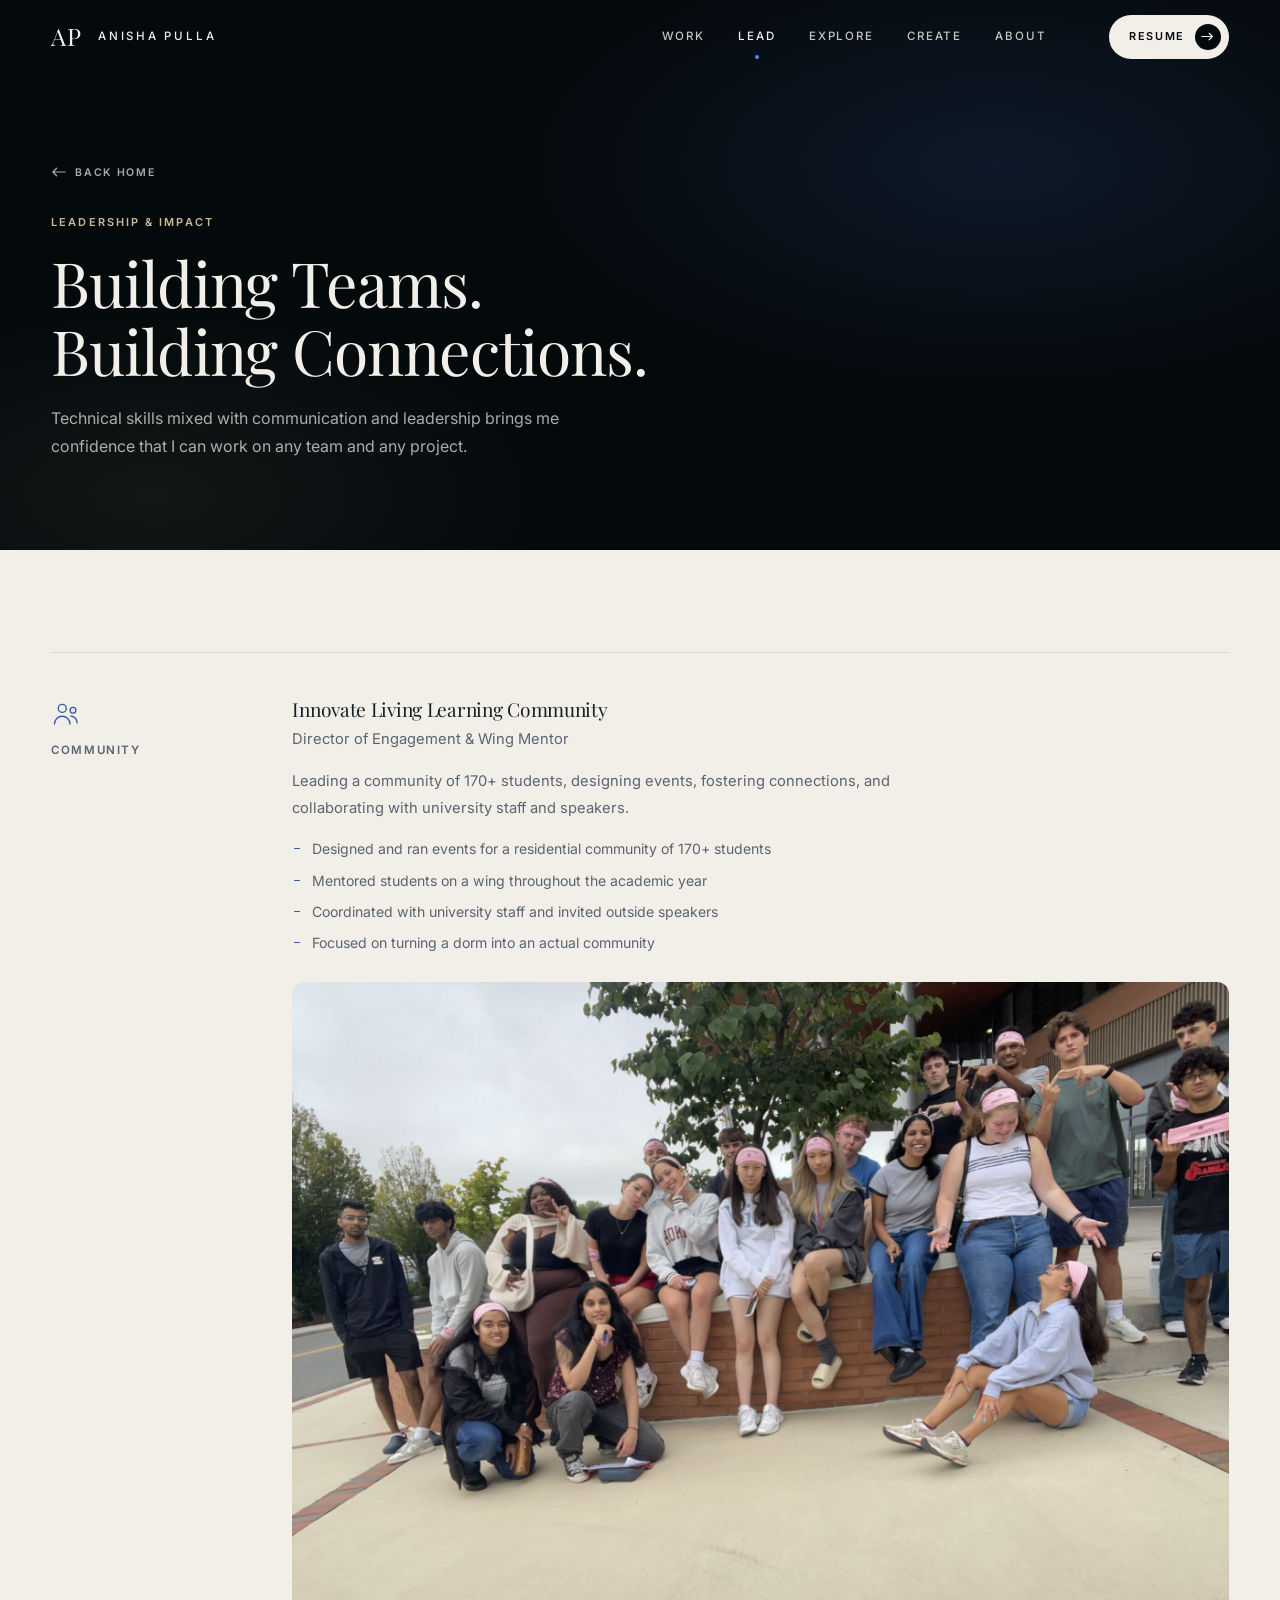
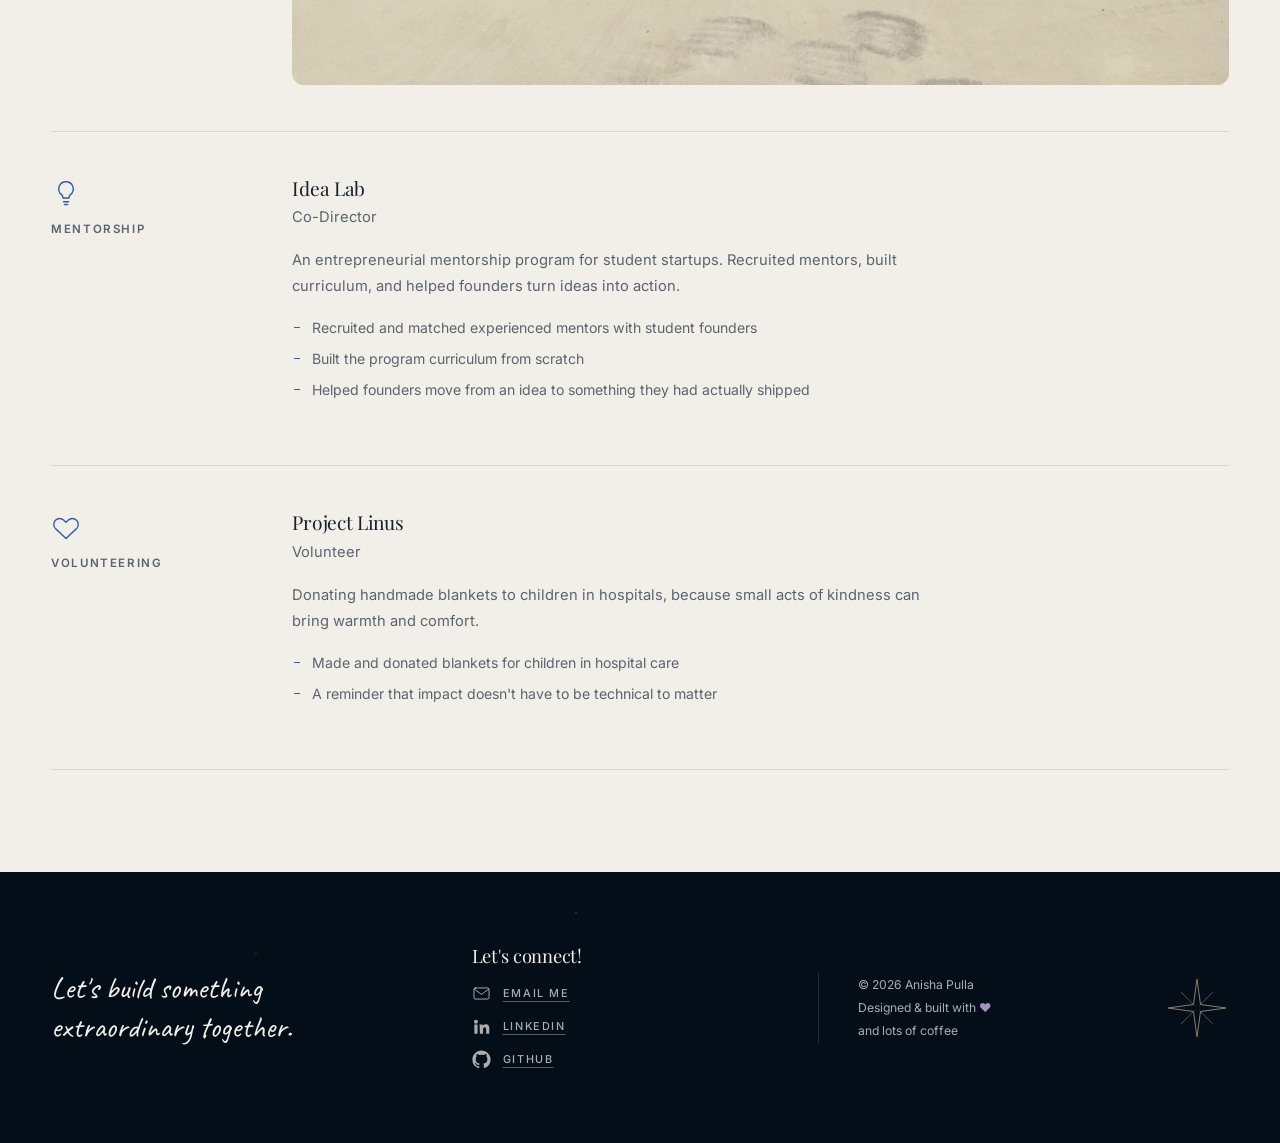
<file: lead.html>
<!DOCTYPE html>
<!-- LEAD.HTML — the full leadership and impact page.
     Head, header and footer are copied from index.html — see the note there. -->
<html lang="en">
<head>
  <meta charset="UTF-8" />
  <meta name="viewport" content="width=device-width, initial-scale=1.0" />
  <meta name="description" content="Leadership and community work by Anisha Pulla — Innovate LLC, Idea Lab, and Project Linus." />
  <title>Lead — Anisha Pulla</title>

  <link rel="preconnect" href="https://fonts.googleapis.com" />
  <link rel="preconnect" href="https://fonts.gstatic.com" crossorigin />
  <link href="https://fonts.googleapis.com/css2?family=Playfair+Display:ital,wght@0,400;0,500;1,400;1,500&family=Inter:wght@400;500;600&family=Caveat:wght@500;600&display=swap" rel="stylesheet" />

  <link rel="stylesheet" href="css/base.css" />
  <link rel="stylesheet" href="css/sections.css" />

  <script>document.documentElement.classList.add('js');</script>
</head>

<body>
  <a href="#main" class="sr-only">Skip to content</a>

  <header class="header" id="site-header">
    <div class="header__inner">
      <a class="brand" href="index.html" aria-label="Anisha Pulla — home">
        <span class="brand__mark">AP</span>
        <span class="brand__name">Anisha Pulla</span>
      </a>

      <nav class="nav" id="primary-nav">
        <a class="nav__link" href="work.html">Work</a>
        <a class="nav__link" href="lead.html">Lead</a>
        <a class="nav__link" href="explore.html">Explore</a>
        <a class="nav__link" href="create.html">Create</a>
        <a class="nav__link" href="about.html">About</a>
      </nav>

      <div style="display:flex; align-items:center; gap:10px;">
        <!-- Open the resume PDF in a new tab. -->
        <a class="btn-pill" href="Anisha_Pulla_Resume.pdf" id="resume-link" target="_blank" rel="noopener">
          Resume
          <span class="btn-pill__arrow">
            <svg width="13" height="9" viewBox="0 0 16 10" fill="none" aria-hidden="true">
              <path d="M1 5h13M10 1l4 4-4 4" stroke="currentColor" stroke-width="1.4" stroke-linecap="round" stroke-linejoin="round"/>
            </svg>
          </span>
        </a>
        <button class="nav-toggle" id="nav-toggle" aria-label="Open menu"
                aria-controls="primary-nav" aria-expanded="false">
          <span class="nav-toggle__bar"></span>
          <span class="nav-toggle__bar"></span>
          <span class="nav-toggle__bar"></span>
        </button>
      </div>
    </div>
  </header>


  <main id="main">

    <section class="page-head">
      <div class="container">
        <a class="page-head__back" href="index.html">
          <svg width="15" height="10" viewBox="0 0 16 10" fill="none" aria-hidden="true">
            <path d="M1 5h13M10 1l4 4-4 4" stroke="currentColor" stroke-width="1.3" stroke-linecap="round" stroke-linejoin="round"/>
          </svg>
          Back home
        </a>
        <span class="eyebrow eyebrow--gold">Leadership &amp; impact</span>
        <h1>Building Teams.<br />Building Connections.</h1>
        <p class="lede">
          Technical skills mixed with communication and leadership brings me confidence that I can work on any team and any project.
        </p>
      </div>
    </section>

    <section class="section">
      <div class="container">
        <div class="entry-list">

          <article class="entry reveal" id="innovate">
            <div class="entry__meta">
              <svg width="30" height="30" viewBox="0 0 24 24" fill="none" stroke="currentColor"
                   stroke-width="1.1" stroke-linecap="round" stroke-linejoin="round"
                   style="color:var(--blue-eyebrow); margin-bottom:12px;" aria-hidden="true">
                <circle cx="9" cy="7.5" r="3.2"/>
                <path d="M2.8 20c0-3.4 2.8-6.2 6.2-6.2S15.2 16.6 15.2 20"/>
                <circle cx="17.6" cy="9" r="2.3"/>
                <path d="M16 13.6c2.8.2 4.9 2.6 4.9 5.5"/>
              </svg>
              Community
            </div>

            <div class="entry__body">
              <h3>Innovate Living Learning Community</h3>
              <p class="entry__role">Director of Engagement &amp; Wing Mentor</p>
              <p>
                Leading a community of 170+ students, designing events, fostering
                connections, and collaborating with university staff and speakers.
              </p>

              <!-- EDIT: placeholder detail — replace with your own highlights. -->
              <ul class="entry__points">
                <li>Designed and ran events for a residential community of 170+ students</li>
                <li>Mentored students on a wing throughout the academic year</li>
                <li>Coordinated with university staff and invited outside speakers</li>
                <li>Focused on turning a dorm into an actual community</li>
              </ul>
              <figure style="margin: 28px 0 0;">
                <img src="images/innovate-community.png" alt="Members of the Innovate Living Learning Community gathered outdoors for a group photo" width="2048" height="1536" loading="lazy" style="display: block; width: 100%; height: auto; border-radius: 12px;" />
              </figure>
            </div>
          </article>

          <article class="entry reveal" id="idea-lab">
            <div class="entry__meta">
              <svg width="30" height="30" viewBox="0 0 24 24" fill="none" stroke="currentColor"
                   stroke-width="1.1" stroke-linecap="round" stroke-linejoin="round"
                   style="color:var(--blue-eyebrow); margin-bottom:12px;" aria-hidden="true">
                <path d="M12 3a5.8 5.8 0 0 0-3.4 10.5c.6.45.9 1.1.9 1.8V16h5v-.7c0-.7.3-1.35.9-1.8A5.8 5.8 0 0 0 12 3Z"/>
                <path d="M10 19h4"/>
                <path d="M10.7 21.2h2.6"/>
              </svg>
              Mentorship
            </div>

            <div class="entry__body">
              <h3>Idea Lab</h3>
              <p class="entry__role">Co-Director</p>
              <p>
                An entrepreneurial mentorship program for student startups.
                Recruited mentors, built curriculum, and helped founders turn
                ideas into action.
              </p>

              <!-- EDIT: placeholder detail. -->
              <ul class="entry__points">
                <li>Recruited and matched experienced mentors with student founders</li>
                <li>Built the program curriculum from scratch</li>
                <li>Helped founders move from an idea to something they had actually shipped</li>
              </ul>
            </div>
          </article>

          <article class="entry reveal" id="project-linus">
            <div class="entry__meta">
              <svg width="30" height="30" viewBox="0 0 24 24" fill="none" stroke="currentColor"
                   stroke-width="1.1" stroke-linecap="round" stroke-linejoin="round"
                   style="color:var(--blue-eyebrow); margin-bottom:12px;" aria-hidden="true">
                <path d="M20.4 6.6a4.7 4.7 0 0 0-6.7 0L12 8.3l-1.7-1.7a4.7 4.7 0 1 0-6.7 6.7L12 21.2l8.4-7.9a4.7 4.7 0 0 0 0-6.7Z"/>
              </svg>
              Volunteering
            </div>

            <div class="entry__body">
              <h3>Project Linus</h3>
              <p class="entry__role">Volunteer</p>
              <p>
                Donating handmade blankets to children in hospitals, because
                small acts of kindness can bring warmth and comfort.
              </p>

              <!-- EDIT: placeholder detail. -->
              <ul class="entry__points">
                <li>Made and donated blankets for children in hospital care</li>
                <li>A reminder that impact doesn't have to be technical to matter</li>
              </ul>
            </div>
          </article>

        </div>
      </div>
    </section>

  </main>


  <footer class="footer">
    <div class="container footer__inner">
      <p class="footer__script">
        Let's build something<br />extraordinary together.
      </p>

      <div>
        <h2 class="footer__heading">Let's connect!</h2>
        <div class="footer__socials">
          <!-- Email contact link. -->
          <a class="footer__social" href="mailto:anishapulla55@gmail.com">
            <svg width="19" height="19" viewBox="0 0 24 24" fill="none" stroke="currentColor"
                 stroke-width="1.2" stroke-linecap="round" stroke-linejoin="round" aria-hidden="true">
              <rect x="2.5" y="5" width="19" height="14" rx="1.8"/>
              <path d="m3 6.5 9 6.6 9-6.6"/>
            </svg>
            <span>Email me</span>
          </a>
          <!-- LinkedIn profile. -->
          <a class="footer__social" href="https://www.linkedin.com/in/anisha-pulla" target="_blank" rel="noopener noreferrer">
            <svg width="19" height="19" viewBox="0 0 24 24" fill="currentColor" aria-hidden="true">
              <path d="M4.98 3.5a2.5 2.5 0 1 0 .02 5 2.5 2.5 0 0 0-.02-5ZM3 9.5h4V21H3zM9.5 9.5h3.8v1.6h.05c.53-.95 1.83-1.95 3.76-1.95 4.02 0 4.76 2.5 4.76 5.76V21h-4v-5.3c0-1.27-.02-2.9-1.8-2.9-1.8 0-2.07 1.38-2.07 2.81V21h-4z"/>
            </svg>
            <span>LinkedIn</span>
          </a>
          <!-- GitHub profile. -->
          <a class="footer__social" href="https://github.com/anishapulla55" target="_blank" rel="noopener noreferrer">
            <svg width="19" height="19" viewBox="0 0 24 24" fill="currentColor" aria-hidden="true">
              <path d="M12 .5C5.73.5.5 5.73.5 12a11.5 11.5 0 0 0 7.86 10.92c.58.11.79-.25.79-.56v-2c-3.2.7-3.88-1.54-3.88-1.54-.53-1.34-1.29-1.7-1.29-1.7-1.05-.72.08-.7.08-.7 1.16.08 1.77 1.19 1.77 1.19 1.03 1.77 2.7 1.26 3.36.96.1-.75.4-1.26.73-1.55-2.55-.29-5.24-1.28-5.24-5.7 0-1.26.45-2.29 1.19-3.1-.12-.29-.52-1.46.11-3.05 0 0 .97-.31 3.18 1.18a11 11 0 0 1 5.8 0c2.2-1.49 3.17-1.18 3.17-1.18.63 1.59.23 2.76.12 3.05.74.81 1.18 1.84 1.18 3.1 0 4.43-2.69 5.4-5.25 5.69.41.36.78 1.05.78 2.12v3.15c0 .31.21.68.8.56A11.5 11.5 0 0 0 23.5 12C23.5 5.73 18.27.5 12 .5Z"/>
            </svg>
            <span>GitHub</span>
          </a>
        </div>
      </div>

      <div class="footer__meta">
        <p>&copy; 2026 Anisha Pulla</p>
        <p>Designed &amp; built with <span class="footer__heart">&hearts;</span><br />and lots of coffee</p>
      </div>

      <svg class="footer__compass" width="64" height="64" viewBox="0 0 64 64" fill="none"
           stroke="currentColor" stroke-width="1" aria-hidden="true">
        <path d="M32 3 35.5 28.5 61 32 35.5 35.5 32 61 28.5 35.5 3 32 28.5 28.5Z"/>
        <path d="M48 16 34.5 29.5M16 48l13.5-13.5M48 48 34.5 34.5M16 16l13.5 13.5" opacity="0.55"/>
      </svg>
    </div>
  </footer>

  <script src="js/script.js"></script>
</body>
</html>
</file>
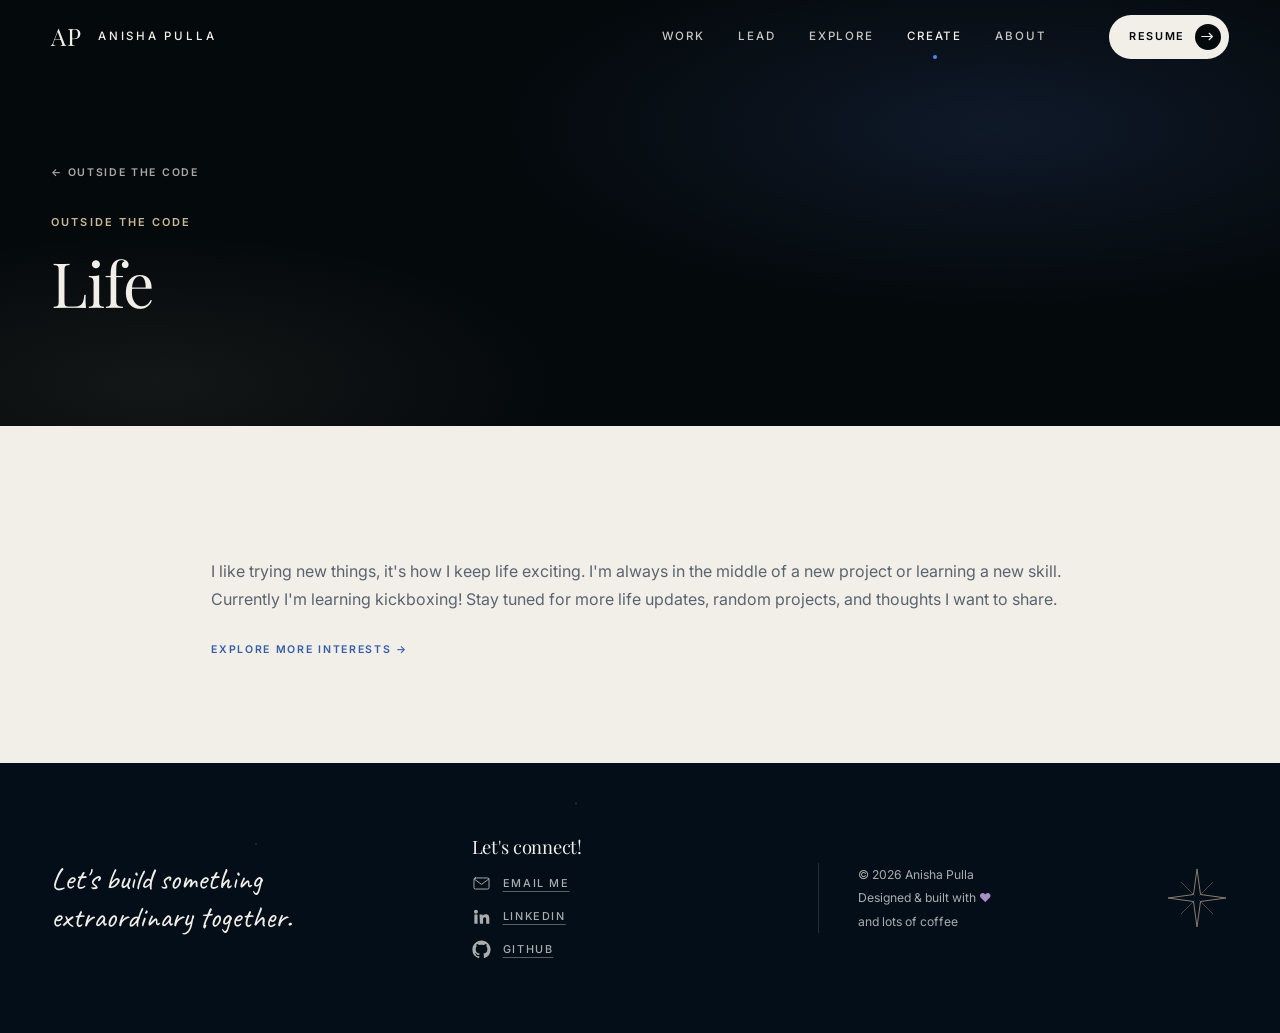
<file: life.html>
<!DOCTYPE html>
<!-- CREATE.HTML — everything outside the code: painting, writing, reading, life.
     Head, header and footer are copied from index.html — see the note there. -->
<html lang="en">
<head>
  <meta charset="UTF-8" />
  <meta name="viewport" content="width=device-width, initial-scale=1.0" />
  <meta name="description" content="Life — interests outside the code by Anisha Pulla." />
  <title>Life — Anisha Pulla</title>

  <link rel="preconnect" href="https://fonts.googleapis.com" />
  <link rel="preconnect" href="https://fonts.gstatic.com" crossorigin />
  <link href="https://fonts.googleapis.com/css2?family=Playfair+Display:ital,wght@0,400;0,500;1,400;1,500&family=Inter:wght@400;500;600&family=Caveat:wght@500;600&display=swap" rel="stylesheet" />

  <link rel="stylesheet" href="css/base.css" />
  <link rel="stylesheet" href="css/sections.css" />

  <script>document.documentElement.classList.add('js');</script>
</head>

<body>
  <a href="#main" class="sr-only">Skip to content</a>

  <header class="header" id="site-header">
    <div class="header__inner">
      <a class="brand" href="index.html" aria-label="Anisha Pulla — home">
        <span class="brand__mark">AP</span>
        <span class="brand__name">Anisha Pulla</span>
      </a>

      <nav class="nav" id="primary-nav">
        <a class="nav__link" href="work.html">Work</a>
        <a class="nav__link" href="lead.html">Lead</a>
        <a class="nav__link" href="explore.html">Explore</a>
        <a class="nav__link is-active" href="create.html">Create</a>
        <a class="nav__link" href="about.html">About</a>
      </nav>

      <div style="display:flex; align-items:center; gap:10px;">
        <!-- Open the resume PDF in a new tab. -->
        <a class="btn-pill" href="Anisha_Pulla_Resume.pdf" id="resume-link" target="_blank" rel="noopener">
          Resume
          <span class="btn-pill__arrow">
            <svg width="13" height="9" viewBox="0 0 16 10" fill="none" aria-hidden="true">
              <path d="M1 5h13M10 1l4 4-4 4" stroke="currentColor" stroke-width="1.4" stroke-linecap="round" stroke-linejoin="round"/>
            </svg>
          </span>
        </a>
        <button class="nav-toggle" id="nav-toggle" aria-label="Open menu"
                aria-controls="primary-nav" aria-expanded="false">
          <span class="nav-toggle__bar"></span>
          <span class="nav-toggle__bar"></span>
          <span class="nav-toggle__bar"></span>
        </button>
      </div>
    </div>
  </header>


  <main id="main">
    <section class="page-head"><div class="container">
      <a class="page-head__back" href="create.html">&larr; Outside the Code</a>
      <span class="eyebrow eyebrow--gold">Outside the Code</span>
      <h1>Life</h1>
    </div></section>
    <section class="section"><div class="container" style="max-width: 960px;">
      <p class="lede" style="margin-top: 28px; font-size: 1rem;">I like trying new things, it's how I keep life exciting. I'm always in the middle of a new project or learning a new skill. Currently I'm learning kickboxing! Stay tuned for more life updates, random projects, and thoughts I want to share.</p>
      <a class="arrow-link" href="create.html" style="margin-top: 28px;">Explore more interests &rarr;</a>
    </div></section>
  </main>


  <footer class="footer">
    <div class="container footer__inner">
      <p class="footer__script">
        Let's build something<br />extraordinary together.
      </p>

      <div>
        <h2 class="footer__heading">Let's connect!</h2>
        <div class="footer__socials">
          <!-- Email contact link. -->
          <a class="footer__social" href="mailto:anishapulla55@gmail.com">
            <svg width="19" height="19" viewBox="0 0 24 24" fill="none" stroke="currentColor"
                 stroke-width="1.2" stroke-linecap="round" stroke-linejoin="round" aria-hidden="true">
              <rect x="2.5" y="5" width="19" height="14" rx="1.8"/>
              <path d="m3 6.5 9 6.6 9-6.6"/>
            </svg>
            <span>Email me</span>
          </a>
          <!-- LinkedIn profile. -->
          <a class="footer__social" href="https://www.linkedin.com/in/anisha-pulla" target="_blank" rel="noopener noreferrer">
            <svg width="19" height="19" viewBox="0 0 24 24" fill="currentColor" aria-hidden="true">
              <path d="M4.98 3.5a2.5 2.5 0 1 0 .02 5 2.5 2.5 0 0 0-.02-5ZM3 9.5h4V21H3zM9.5 9.5h3.8v1.6h.05c.53-.95 1.83-1.95 3.76-1.95 4.02 0 4.76 2.5 4.76 5.76V21h-4v-5.3c0-1.27-.02-2.9-1.8-2.9-1.8 0-2.07 1.38-2.07 2.81V21h-4z"/>
            </svg>
            <span>LinkedIn</span>
          </a>
          <!-- GitHub profile. -->
          <a class="footer__social" href="https://github.com/anishapulla55" target="_blank" rel="noopener noreferrer">
            <svg width="19" height="19" viewBox="0 0 24 24" fill="currentColor" aria-hidden="true">
              <path d="M12 .5C5.73.5.5 5.73.5 12a11.5 11.5 0 0 0 7.86 10.92c.58.11.79-.25.79-.56v-2c-3.2.7-3.88-1.54-3.88-1.54-.53-1.34-1.29-1.7-1.29-1.7-1.05-.72.08-.7.08-.7 1.16.08 1.77 1.19 1.77 1.19 1.03 1.77 2.7 1.26 3.36.96.1-.75.4-1.26.73-1.55-2.55-.29-5.24-1.28-5.24-5.7 0-1.26.45-2.29 1.19-3.1-.12-.29-.52-1.46.11-3.05 0 0 .97-.31 3.18 1.18a11 11 0 0 1 5.8 0c2.2-1.49 3.17-1.18 3.17-1.18.63 1.59.23 2.76.12 3.05.74.81 1.18 1.84 1.18 3.1 0 4.43-2.69 5.4-5.25 5.69.41.36.78 1.05.78 2.12v3.15c0 .31.21.68.8.56A11.5 11.5 0 0 0 23.5 12C23.5 5.73 18.27.5 12 .5Z"/>
            </svg>
            <span>GitHub</span>
          </a>
        </div>
      </div>

      <div class="footer__meta">
        <p>&copy; 2026 Anisha Pulla</p>
        <p>Designed &amp; built with <span class="footer__heart">&hearts;</span><br />and lots of coffee</p>
      </div>

      <svg class="footer__compass" width="64" height="64" viewBox="0 0 64 64" fill="none"
           stroke="currentColor" stroke-width="1" aria-hidden="true">
        <path d="M32 3 35.5 28.5 61 32 35.5 35.5 32 61 28.5 35.5 3 32 28.5 28.5Z"/>
        <path d="M48 16 34.5 29.5M16 48l13.5-13.5M48 48 34.5 34.5M16 16l13.5 13.5" opacity="0.55"/>
      </svg>
    </div>
  </footer>

  <script src="js/script.js"></script>
</body>
</html>
</file>
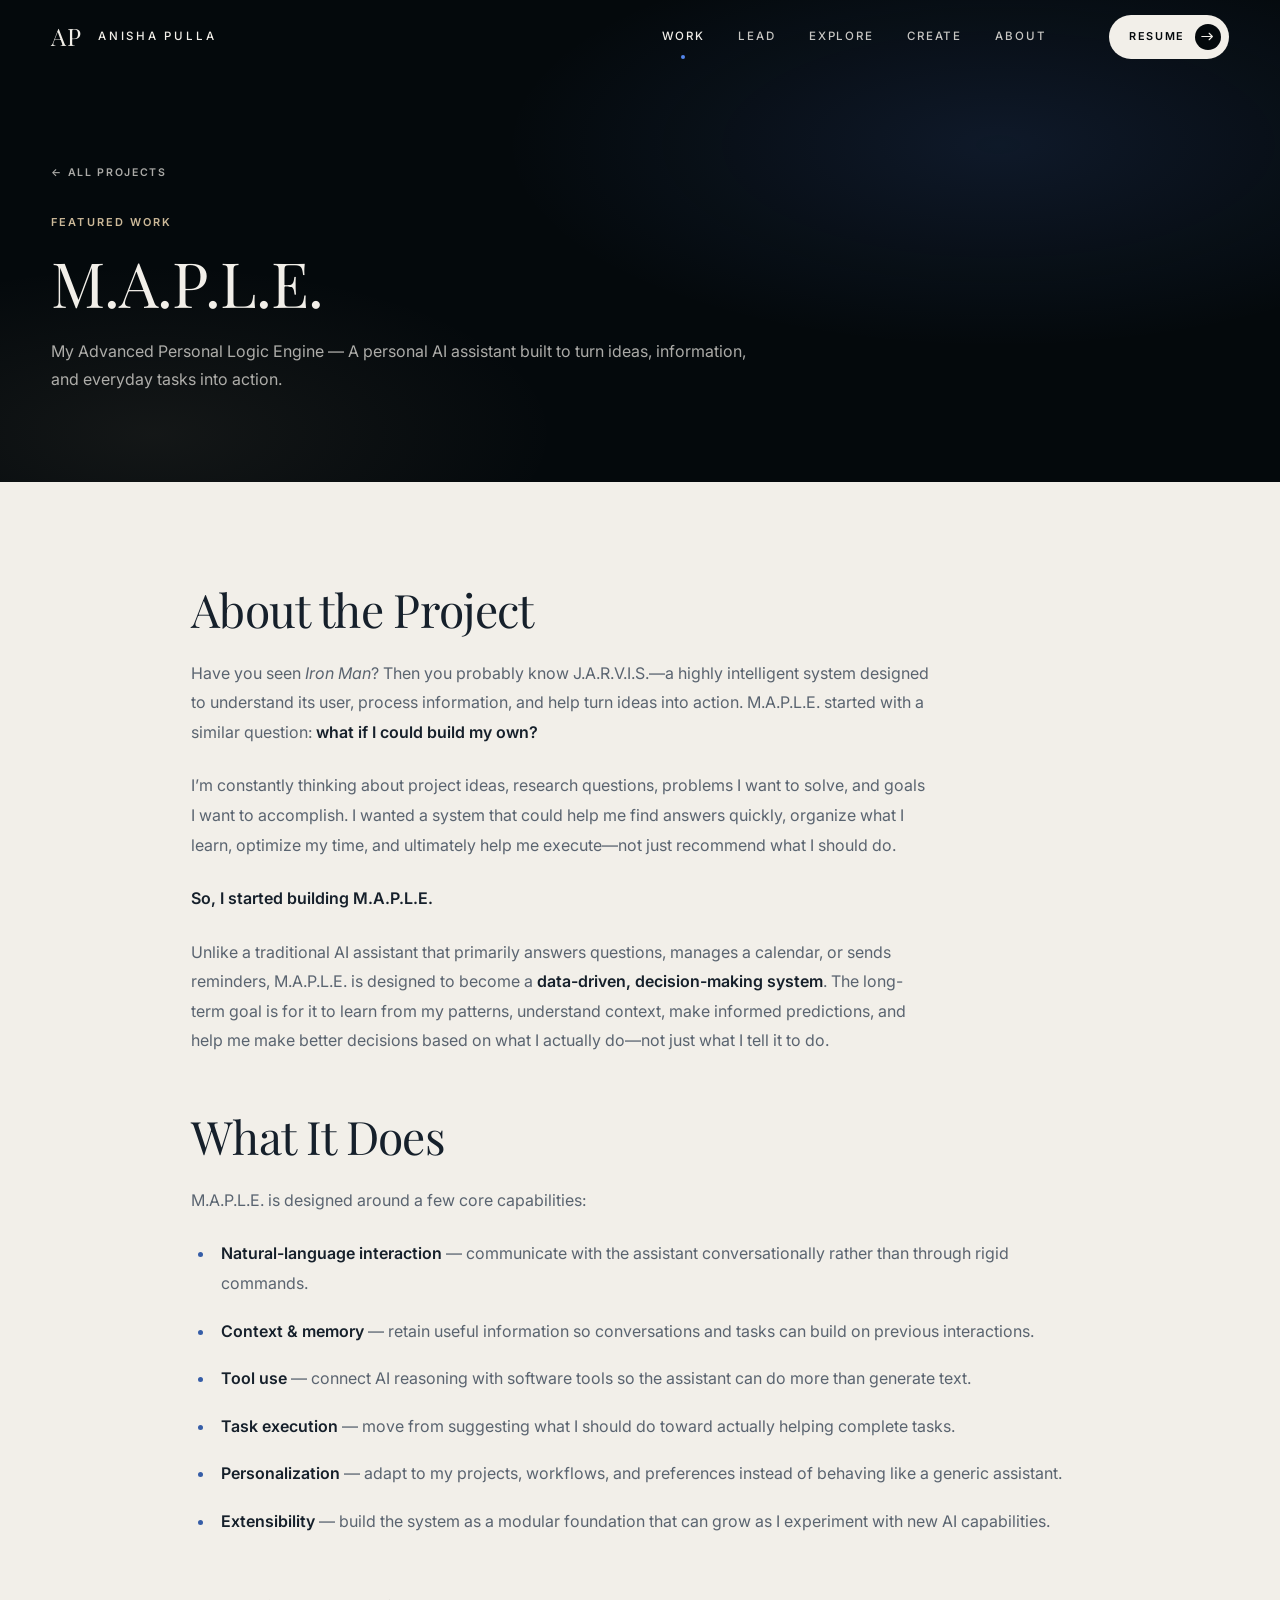
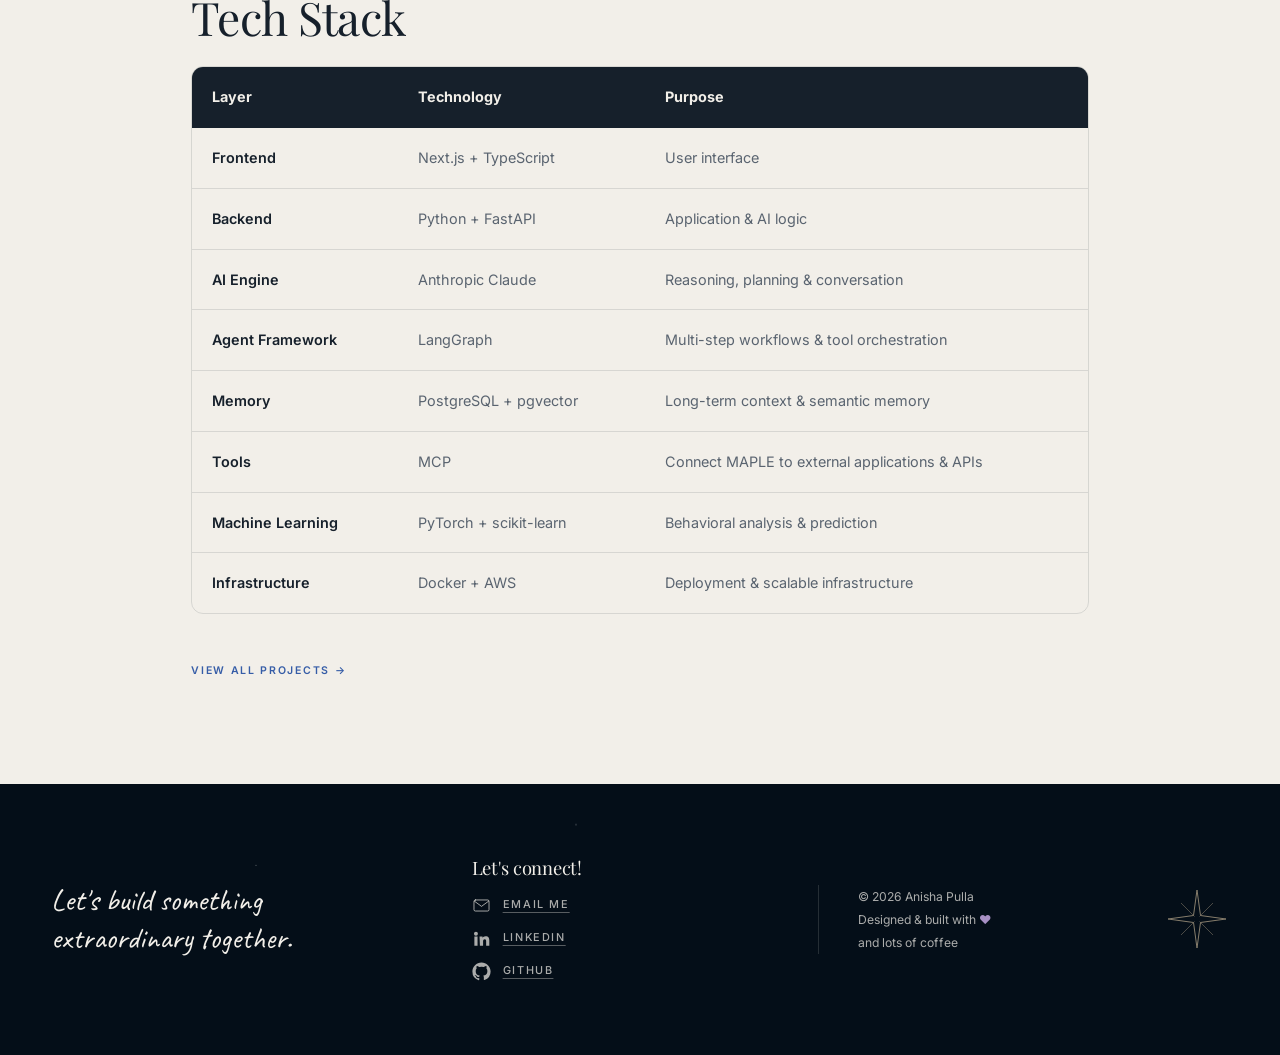
<file: maple.html>
<!DOCTYPE html>
<!-- Project details: edit the description and highlights on this page. -->
<html lang="en">
<head>
  <meta charset="UTF-8" />
  <meta name="viewport" content="width=device-width, initial-scale=1.0" />
  <meta name="description" content="M.A.P.L.E. — My Advanced Personal Logic Engine. A personal AI assistant built to turn ideas, information, and everyday tasks into action." />
  <title>M.A.P.L.E. — Anisha Pulla</title>

  <link rel="preconnect" href="https://fonts.googleapis.com" />
  <link rel="preconnect" href="https://fonts.gstatic.com" crossorigin />
  <link href="https://fonts.googleapis.com/css2?family=Playfair+Display:ital,wght@0,400;0,500;1,400;1,500&family=Inter:wght@400;500;600&family=Caveat:wght@500;600&display=swap" rel="stylesheet" />

  <link rel="stylesheet" href="css/base.css" />
  <link rel="stylesheet" href="css/sections.css" />

  <script>document.documentElement.classList.add('js');</script>
  <style>
    .maple-page .page-head .lede { max-width: 720px; }
    .maple-content { max-width: 1000px; }
    .maple-content p, .maple-capabilities { color: var(--ink-soft); font-size: 1rem; line-height: 1.85; }
    .maple-story { max-width: 74ch; }
    .maple-story p { margin-bottom: 24px; }
    .maple-content strong { color: var(--ink); font-weight: 600; }
    .maple-section { margin-top: 56px; }
    .maple-section h2 { margin-bottom: 24px; }
    .maple-capabilities { list-style: disc; padding-left: 24px; margin-top: 24px; }
    .maple-capabilities li { padding-left: 6px; margin-bottom: 18px; }
    .maple-capabilities li::marker { color: var(--blue-eyebrow); }
    .maple-table-wrap { overflow-x: auto; border: 1px solid var(--line-light); border-radius: 12px; }
    .maple-table-wrap:focus-visible { outline: 2px solid var(--blue-eyebrow); outline-offset: 4px; }
    .maple-page table { width: 100%; border-collapse: collapse; font-size: .9rem; line-height: 1.65; text-align: left; }
    .maple-page th, .maple-page td { padding: 18px 20px; vertical-align: top; border-bottom: 1px solid var(--line-light); }
    .maple-page thead { background: var(--ink); color: var(--paper); }
    .maple-page tbody th { font-weight: 600; }
    .maple-page tbody td { color: var(--ink-soft); }
    .maple-page tbody tr:last-child > * { border-bottom: 0; }
    .maple-back { margin-top: 48px; }
    @media (max-width: 600px) {
      .maple-page table { min-width: 560px; }
      .maple-page th, .maple-page td { padding: 14px; }
      .maple-section { margin-top: 40px; }
    }
  </style>
</head>

<body>
  <a href="#main" class="sr-only">Skip to content</a>

  <header class="header" id="site-header">
    <div class="header__inner">
      <a class="brand" href="index.html" aria-label="Anisha Pulla — home">
        <span class="brand__mark">AP</span>
        <span class="brand__name">Anisha Pulla</span>
      </a>

      <nav class="nav" id="primary-nav">
        <a class="nav__link is-active" href="work.html">Work</a>
        <a class="nav__link" href="lead.html">Lead</a>
        <a class="nav__link" href="explore.html">Explore</a>
        <a class="nav__link" href="create.html">Create</a>
        <a class="nav__link" href="about.html">About</a>
      </nav>

      <div style="display:flex; align-items:center; gap:10px;">
        <!-- Open the resume PDF in a new tab. -->
        <a class="btn-pill" href="Anisha_Pulla_Resume.pdf" id="resume-link" target="_blank" rel="noopener">
          Resume
          <span class="btn-pill__arrow">
            <svg width="13" height="9" viewBox="0 0 16 10" fill="none" aria-hidden="true">
              <path d="M1 5h13M10 1l4 4-4 4" stroke="currentColor" stroke-width="1.4" stroke-linecap="round" stroke-linejoin="round"/>
            </svg>
          </span>
        </a>
        <button class="nav-toggle" id="nav-toggle" aria-label="Open menu"
                aria-controls="primary-nav" aria-expanded="false">
          <span class="nav-toggle__bar"></span>
          <span class="nav-toggle__bar"></span>
          <span class="nav-toggle__bar"></span>
        </button>
      </div>
    </div>
  </header>


  <main id="main" class="maple-page">
    <section class="page-head">
      <div class="container">
        <a class="page-head__back" href="work.html">&larr; All projects</a>
        <span class="eyebrow eyebrow--gold">Featured work</span>
        <h1>M.A.P.L.E.</h1>
        <p class="lede">My Advanced Personal Logic Engine — A personal AI assistant built to turn ideas, information, and everyday tasks into action.</p>
      </div>
    </section>
    <div class="section work">
      <div class="container maple-content">
        <section class="maple-story" aria-labelledby="about-project-title">
          <h2 id="about-project-title" style="margin-bottom: 24px;">About the Project</h2>
          <p>Have you seen <em>Iron Man</em>? Then you probably know J.A.R.V.I.S.—a highly intelligent system designed to understand its user, process information, and help turn ideas into action. M.A.P.L.E. started with a similar question: <strong>what if I could build my own?</strong></p>
          <p>I’m constantly thinking about project ideas, research questions, problems I want to solve, and goals I want to accomplish. I wanted a system that could help me find answers quickly, organize what I learn, optimize my time, and ultimately help me execute—not just recommend what I should do.</p>
          <p><strong>So, I started building M.A.P.L.E.</strong></p>
          <p>Unlike a traditional AI assistant that primarily answers questions, manages a calendar, or sends reminders, M.A.P.L.E. is designed to become a <strong>data-driven, decision-making system</strong>. The long-term goal is for it to learn from my patterns, understand context, make informed predictions, and help me make better decisions based on what I actually do—not just what I tell it to do.</p>
        </section>
        <section class="maple-section" aria-labelledby="capabilities-title">
          <h2 id="capabilities-title">What It Does</h2>
          <p>M.A.P.L.E. is designed around a few core capabilities:</p>
          <ul class="maple-capabilities"><li><strong>Natural-language interaction</strong> — communicate with the assistant conversationally rather than through rigid commands.</li>
<li><strong>Context &amp; memory</strong> — retain useful information so conversations and tasks can build on previous interactions.</li>
<li><strong>Tool use</strong> — connect AI reasoning with software tools so the assistant can do more than generate text.</li>
<li><strong>Task execution</strong> — move from suggesting what I should do toward actually helping complete tasks.</li>
<li><strong>Personalization</strong> — adapt to my projects, workflows, and preferences instead of behaving like a generic assistant.</li>
<li><strong>Extensibility</strong> — build the system as a modular foundation that can grow as I experiment with new AI capabilities.</li></ul>
        </section>
        <section class="maple-section" aria-labelledby="stack-title">
          <h2 id="stack-title">Tech Stack</h2>
          <div class="maple-table-wrap" role="region" aria-labelledby="stack-title" tabindex="0">
            <table>
              <caption class="sr-only">M.A.P.L.E. technologies by layer and purpose</caption>
              <thead><tr><th scope="col">Layer</th><th scope="col">Technology</th><th scope="col">Purpose</th></tr></thead>
              <tbody><tr><th scope="row">Frontend</th><td>Next.js + TypeScript</td><td>User interface</td></tr>
<tr><th scope="row">Backend</th><td>Python + FastAPI</td><td>Application &amp; AI logic</td></tr>
<tr><th scope="row">AI Engine</th><td>Anthropic Claude</td><td>Reasoning, planning &amp; conversation</td></tr>
<tr><th scope="row">Agent Framework</th><td>LangGraph</td><td>Multi-step workflows &amp; tool orchestration</td></tr>
<tr><th scope="row">Memory</th><td>PostgreSQL + pgvector</td><td>Long-term context &amp; semantic memory</td></tr>
<tr><th scope="row">Tools</th><td>MCP</td><td>Connect MAPLE to external applications &amp; APIs</td></tr>
<tr><th scope="row">Machine Learning</th><td>PyTorch + scikit-learn</td><td>Behavioral analysis &amp; prediction</td></tr>
<tr><th scope="row">Infrastructure</th><td>Docker + AWS</td><td>Deployment &amp; scalable infrastructure</td></tr></tbody>
            </table>
          </div>
        </section>
        <a class="arrow-link maple-back" href="work.html">View all projects &rarr;</a>
      </div>
    </div>
  </main>


  <footer class="footer">
    <div class="container footer__inner">
      <p class="footer__script">
        Let's build something<br />extraordinary together.
      </p>

      <div>
        <h2 class="footer__heading">Let's connect!</h2>
        <div class="footer__socials">
          <!-- Email contact link. -->
          <a class="footer__social" href="mailto:anishapulla55@gmail.com">
            <svg width="19" height="19" viewBox="0 0 24 24" fill="none" stroke="currentColor"
                 stroke-width="1.2" stroke-linecap="round" stroke-linejoin="round" aria-hidden="true">
              <rect x="2.5" y="5" width="19" height="14" rx="1.8"/>
              <path d="m3 6.5 9 6.6 9-6.6"/>
            </svg>
            <span>Email me</span>
          </a>
          <!-- LinkedIn profile. -->
          <a class="footer__social" href="https://www.linkedin.com/in/anisha-pulla" target="_blank" rel="noopener noreferrer">
            <svg width="19" height="19" viewBox="0 0 24 24" fill="currentColor" aria-hidden="true">
              <path d="M4.98 3.5a2.5 2.5 0 1 0 .02 5 2.5 2.5 0 0 0-.02-5ZM3 9.5h4V21H3zM9.5 9.5h3.8v1.6h.05c.53-.95 1.83-1.95 3.76-1.95 4.02 0 4.76 2.5 4.76 5.76V21h-4v-5.3c0-1.27-.02-2.9-1.8-2.9-1.8 0-2.07 1.38-2.07 2.81V21h-4z"/>
            </svg>
            <span>LinkedIn</span>
          </a>
          <!-- GitHub profile. -->
          <a class="footer__social" href="https://github.com/anishapulla55" target="_blank" rel="noopener noreferrer">
            <svg width="19" height="19" viewBox="0 0 24 24" fill="currentColor" aria-hidden="true">
              <path d="M12 .5C5.73.5.5 5.73.5 12a11.5 11.5 0 0 0 7.86 10.92c.58.11.79-.25.79-.56v-2c-3.2.7-3.88-1.54-3.88-1.54-.53-1.34-1.29-1.7-1.29-1.7-1.05-.72.08-.7.08-.7 1.16.08 1.77 1.19 1.77 1.19 1.03 1.77 2.7 1.26 3.36.96.1-.75.4-1.26.73-1.55-2.55-.29-5.24-1.28-5.24-5.7 0-1.26.45-2.29 1.19-3.1-.12-.29-.52-1.46.11-3.05 0 0 .97-.31 3.18 1.18a11 11 0 0 1 5.8 0c2.2-1.49 3.17-1.18 3.17-1.18.63 1.59.23 2.76.12 3.05.74.81 1.18 1.84 1.18 3.1 0 4.43-2.69 5.4-5.25 5.69.41.36.78 1.05.78 2.12v3.15c0 .31.21.68.8.56A11.5 11.5 0 0 0 23.5 12C23.5 5.73 18.27.5 12 .5Z"/>
            </svg>
            <span>GitHub</span>
          </a>
        </div>
      </div>

      <div class="footer__meta">
        <p>&copy; 2026 Anisha Pulla</p>
        <p>Designed &amp; built with <span class="footer__heart">&hearts;</span><br />and lots of coffee</p>
      </div>

      <svg class="footer__compass" width="64" height="64" viewBox="0 0 64 64" fill="none"
           stroke="currentColor" stroke-width="1" aria-hidden="true">
        <path d="M32 3 35.5 28.5 61 32 35.5 35.5 32 61 28.5 35.5 3 32 28.5 28.5Z"/>
        <path d="M48 16 34.5 29.5M16 48l13.5-13.5M48 48 34.5 34.5M16 16l13.5 13.5" opacity="0.55"/>
      </svg>
    </div>
  </footer>

  <script src="js/script.js"></script>
</body>
</html>
</file>
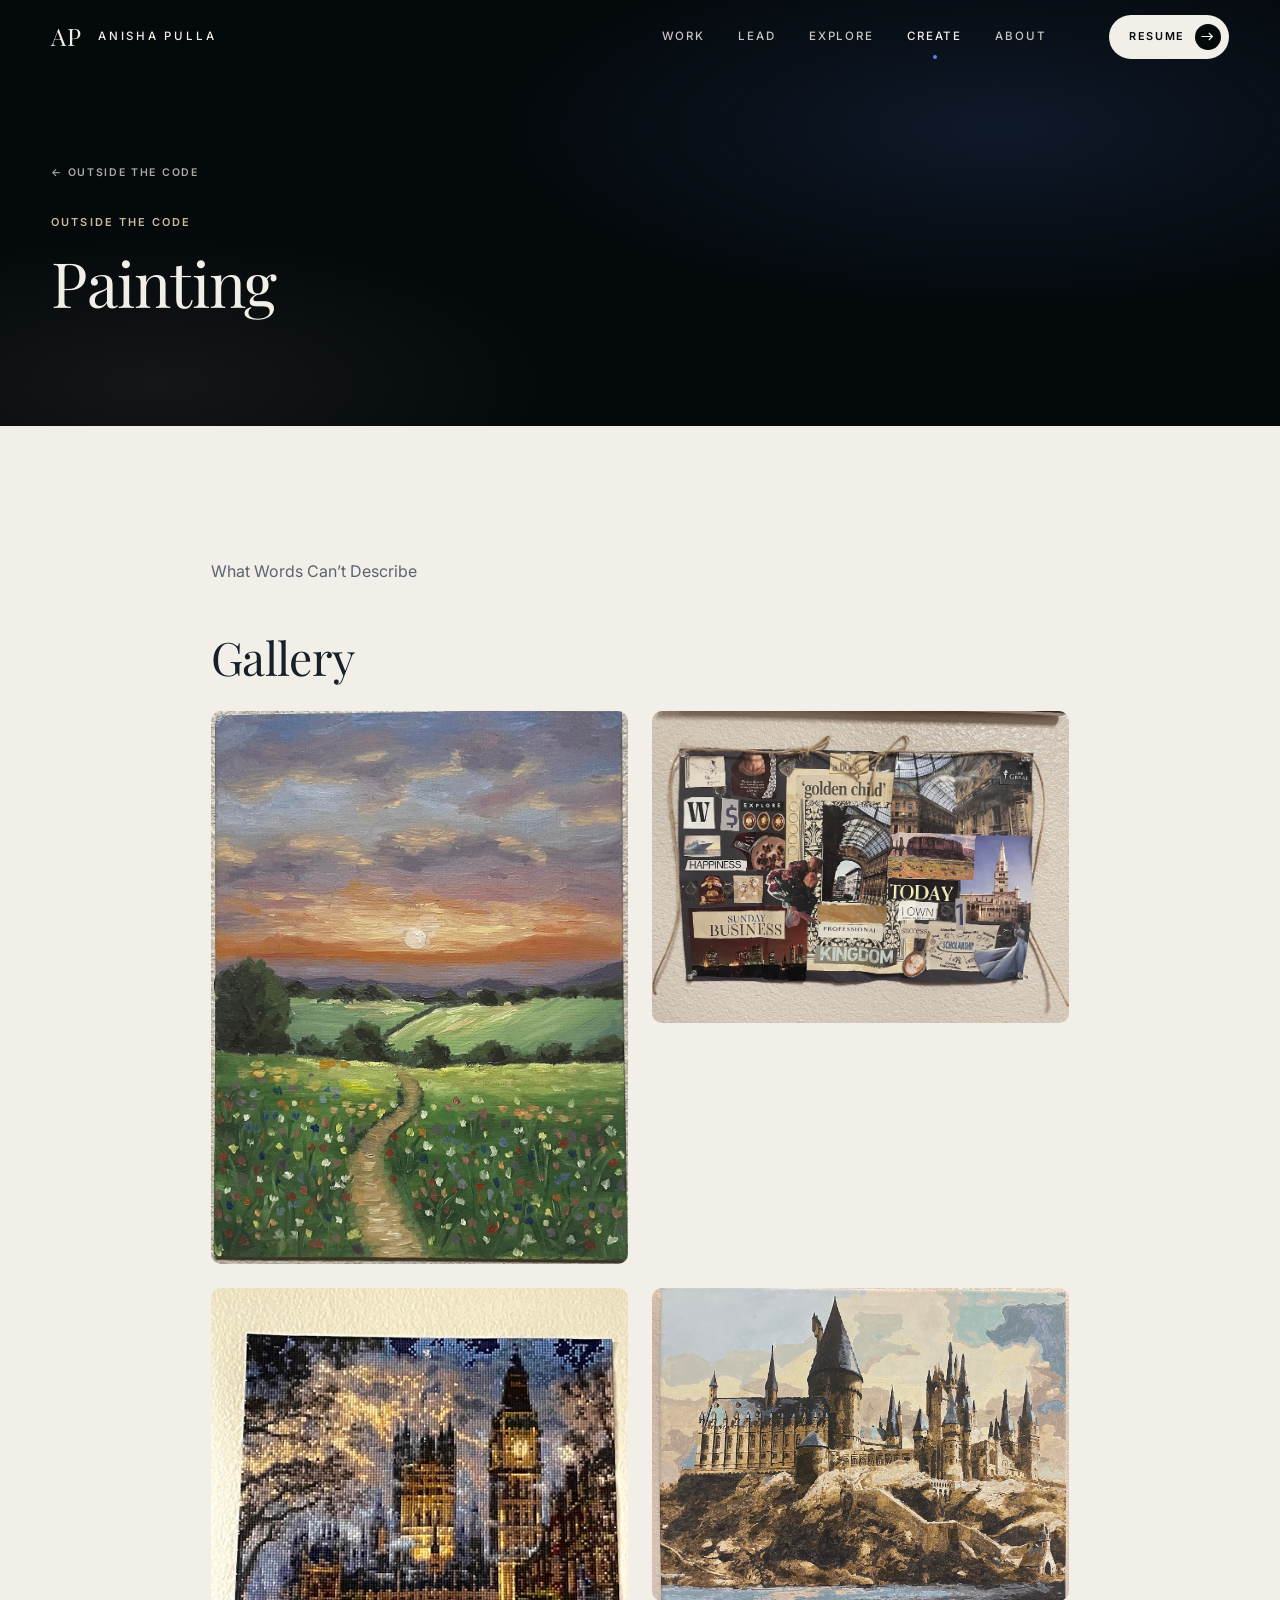
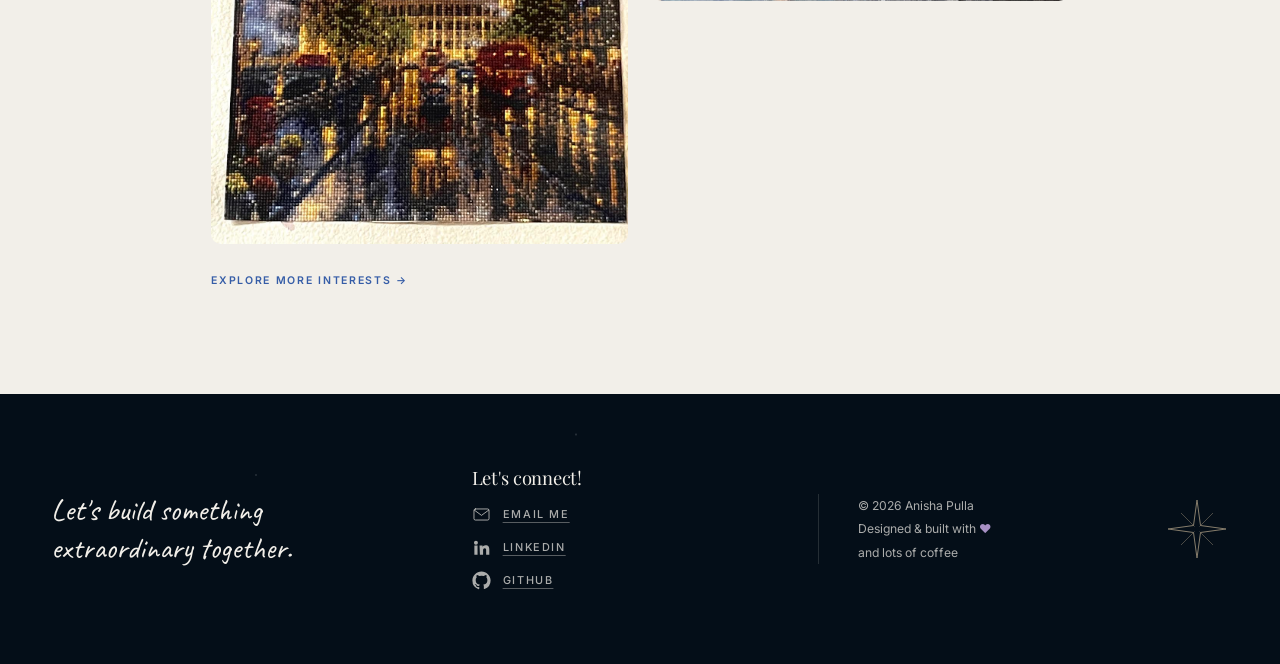
<file: painting.html>
<!DOCTYPE html>
<!-- CREATE.HTML — everything outside the code: painting, writing, reading, life.
     Head, header and footer are copied from index.html — see the note there. -->
<html lang="en">
<head>
  <meta charset="UTF-8" />
  <meta name="viewport" content="width=device-width, initial-scale=1.0" />
  <meta name="description" content="Painting — interests outside the code by Anisha Pulla." />
  <title>Painting — Anisha Pulla</title>

  <link rel="preconnect" href="https://fonts.googleapis.com" />
  <link rel="preconnect" href="https://fonts.gstatic.com" crossorigin />
  <link href="https://fonts.googleapis.com/css2?family=Playfair+Display:ital,wght@0,400;0,500;1,400;1,500&family=Inter:wght@400;500;600&family=Caveat:wght@500;600&display=swap" rel="stylesheet" />

  <link rel="stylesheet" href="css/base.css" />
  <link rel="stylesheet" href="css/sections.css" />

  <script>document.documentElement.classList.add('js');</script>
  <style>
    .painting-gallery { margin-top: 48px; }
    .painting-gallery h2 { margin-bottom: 28px; }
    .painting-gallery__grid { display: grid; grid-template-columns: repeat(2, minmax(0, 1fr)); gap: 24px; align-items: start; }
    .painting-gallery figure { margin: 0; min-width: 0; }
    .painting-gallery a { display: block; border-radius: 10px; }
    .painting-gallery a:focus-visible { outline: 3px solid var(--blue-eyebrow); outline-offset: 5px; }
    .painting-gallery img { display: block; width: 100%; height: auto; border-radius: 10px; }
    @media (max-width: 640px) { .painting-gallery__grid { grid-template-columns: 1fr; } }
  </style>
</head>

<body>
  <a href="#main" class="sr-only">Skip to content</a>

  <header class="header" id="site-header">
    <div class="header__inner">
      <a class="brand" href="index.html" aria-label="Anisha Pulla — home">
        <span class="brand__mark">AP</span>
        <span class="brand__name">Anisha Pulla</span>
      </a>

      <nav class="nav" id="primary-nav">
        <a class="nav__link" href="work.html">Work</a>
        <a class="nav__link" href="lead.html">Lead</a>
        <a class="nav__link" href="explore.html">Explore</a>
        <a class="nav__link is-active" href="create.html">Create</a>
        <a class="nav__link" href="about.html">About</a>
      </nav>

      <div style="display:flex; align-items:center; gap:10px;">
        <!-- Open the resume PDF in a new tab. -->
        <a class="btn-pill" href="Anisha_Pulla_Resume.pdf" id="resume-link" target="_blank" rel="noopener">
          Resume
          <span class="btn-pill__arrow">
            <svg width="13" height="9" viewBox="0 0 16 10" fill="none" aria-hidden="true">
              <path d="M1 5h13M10 1l4 4-4 4" stroke="currentColor" stroke-width="1.4" stroke-linecap="round" stroke-linejoin="round"/>
            </svg>
          </span>
        </a>
        <button class="nav-toggle" id="nav-toggle" aria-label="Open menu"
                aria-controls="primary-nav" aria-expanded="false">
          <span class="nav-toggle__bar"></span>
          <span class="nav-toggle__bar"></span>
          <span class="nav-toggle__bar"></span>
        </button>
      </div>
    </div>
  </header>


  <main id="main">
    <section class="page-head"><div class="container">
      <a class="page-head__back" href="create.html">&larr; Outside the Code</a>
      <span class="eyebrow eyebrow--gold">Outside the Code</span>
      <h1>Painting</h1>
    </div></section>
    <section class="section"><div class="container" style="max-width: 960px;">
      
      <p class="lede" style="margin-top: 28px; font-size: 1rem;">What Words Can&rsquo;t Describe</p>
      <section class="painting-gallery" aria-labelledby="gallery-title"><h2 id="gallery-title">Gallery</h2><div class="painting-gallery__grid"><figure><a href="images/painting-meadow.jpg" target="_blank" rel="noopener" aria-label="View full image: A painted path through a wildflower meadow beneath a sunset sky"><img src="images/painting-meadow.jpg" alt="A painted path through a wildflower meadow beneath a sunset sky" width="1101" height="1462" loading="lazy" /></a></figure><figure><a href="images/painting-collage.jpg" target="_blank" rel="noopener" aria-label="View full image: A collage of architecture, travel images, flowers, and magazine lettering"><img src="images/painting-collage.jpg" alt="A collage of architecture, travel images, flowers, and magazine lettering" width="1949" height="1462" loading="lazy" /></a></figure><figure><a href="images/painting-london.jpg" target="_blank" rel="noopener" aria-label="View full image: An artwork of Big Ben and a London street illuminated at night"><img src="images/painting-london.jpg" alt="An artwork of Big Ben and a London street illuminated at night" width="1095" height="1460" loading="lazy" /></a></figure><figure><a href="images/painting-castle.jpg" target="_blank" rel="noopener" aria-label="View full image: A painting of a castle with tall towers on a rocky hillside"><img src="images/painting-castle.jpg" alt="A painting of a castle with tall towers on a rocky hillside" width="1436" height="1077" loading="lazy" /></a></figure></div></section>
      <a class="arrow-link" href="create.html" style="margin-top: 28px;">Explore more interests &rarr;</a>
    </div></section>
  </main>


  <footer class="footer">
    <div class="container footer__inner">
      <p class="footer__script">
        Let's build something<br />extraordinary together.
      </p>

      <div>
        <h2 class="footer__heading">Let's connect!</h2>
        <div class="footer__socials">
          <!-- Email contact link. -->
          <a class="footer__social" href="mailto:anishapulla55@gmail.com">
            <svg width="19" height="19" viewBox="0 0 24 24" fill="none" stroke="currentColor"
                 stroke-width="1.2" stroke-linecap="round" stroke-linejoin="round" aria-hidden="true">
              <rect x="2.5" y="5" width="19" height="14" rx="1.8"/>
              <path d="m3 6.5 9 6.6 9-6.6"/>
            </svg>
            <span>Email me</span>
          </a>
          <!-- LinkedIn profile. -->
          <a class="footer__social" href="https://www.linkedin.com/in/anisha-pulla" target="_blank" rel="noopener noreferrer">
            <svg width="19" height="19" viewBox="0 0 24 24" fill="currentColor" aria-hidden="true">
              <path d="M4.98 3.5a2.5 2.5 0 1 0 .02 5 2.5 2.5 0 0 0-.02-5ZM3 9.5h4V21H3zM9.5 9.5h3.8v1.6h.05c.53-.95 1.83-1.95 3.76-1.95 4.02 0 4.76 2.5 4.76 5.76V21h-4v-5.3c0-1.27-.02-2.9-1.8-2.9-1.8 0-2.07 1.38-2.07 2.81V21h-4z"/>
            </svg>
            <span>LinkedIn</span>
          </a>
          <!-- GitHub profile. -->
          <a class="footer__social" href="https://github.com/anishapulla55" target="_blank" rel="noopener noreferrer">
            <svg width="19" height="19" viewBox="0 0 24 24" fill="currentColor" aria-hidden="true">
              <path d="M12 .5C5.73.5.5 5.73.5 12a11.5 11.5 0 0 0 7.86 10.92c.58.11.79-.25.79-.56v-2c-3.2.7-3.88-1.54-3.88-1.54-.53-1.34-1.29-1.7-1.29-1.7-1.05-.72.08-.7.08-.7 1.16.08 1.77 1.19 1.77 1.19 1.03 1.77 2.7 1.26 3.36.96.1-.75.4-1.26.73-1.55-2.55-.29-5.24-1.28-5.24-5.7 0-1.26.45-2.29 1.19-3.1-.12-.29-.52-1.46.11-3.05 0 0 .97-.31 3.18 1.18a11 11 0 0 1 5.8 0c2.2-1.49 3.17-1.18 3.17-1.18.63 1.59.23 2.76.12 3.05.74.81 1.18 1.84 1.18 3.1 0 4.43-2.69 5.4-5.25 5.69.41.36.78 1.05.78 2.12v3.15c0 .31.21.68.8.56A11.5 11.5 0 0 0 23.5 12C23.5 5.73 18.27.5 12 .5Z"/>
            </svg>
            <span>GitHub</span>
          </a>
        </div>
      </div>

      <div class="footer__meta">
        <p>&copy; 2026 Anisha Pulla</p>
        <p>Designed &amp; built with <span class="footer__heart">&hearts;</span><br />and lots of coffee</p>
      </div>

      <svg class="footer__compass" width="64" height="64" viewBox="0 0 64 64" fill="none"
           stroke="currentColor" stroke-width="1" aria-hidden="true">
        <path d="M32 3 35.5 28.5 61 32 35.5 35.5 32 61 28.5 35.5 3 32 28.5 28.5Z"/>
        <path d="M48 16 34.5 29.5M16 48l13.5-13.5M48 48 34.5 34.5M16 16l13.5 13.5" opacity="0.55"/>
      </svg>
    </div>
  </footer>

  <script src="js/script.js"></script>
</body>
</html>
</file>
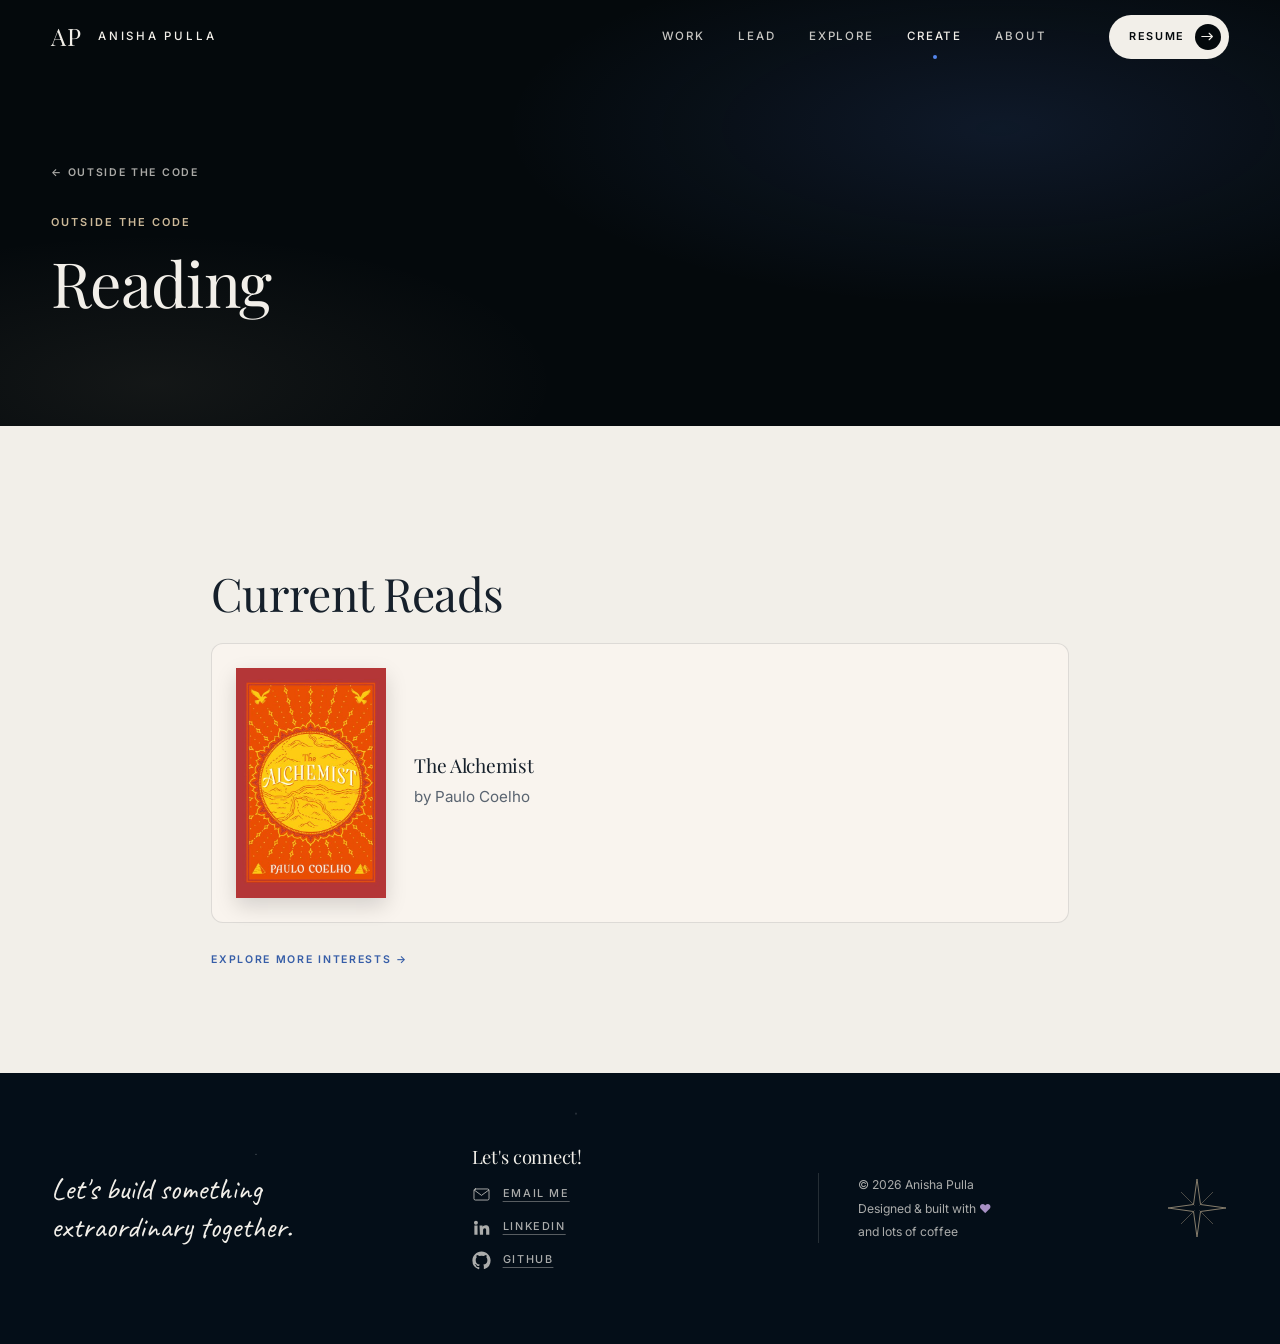
<file: reading.html>
<!DOCTYPE html>
<!-- CREATE.HTML — everything outside the code: painting, writing, reading, life.
     Head, header and footer are copied from index.html — see the note there. -->
<html lang="en">
<head>
  <meta charset="UTF-8" />
  <meta name="viewport" content="width=device-width, initial-scale=1.0" />
  <meta name="description" content="Reading — interests outside the code by Anisha Pulla." />
  <title>Reading — Anisha Pulla</title>

  <link rel="preconnect" href="https://fonts.googleapis.com" />
  <link rel="preconnect" href="https://fonts.gstatic.com" crossorigin />
  <link href="https://fonts.googleapis.com/css2?family=Playfair+Display:ital,wght@0,400;0,500;1,400;1,500&family=Inter:wght@400;500;600&family=Caveat:wght@500;600&display=swap" rel="stylesheet" />

  <link rel="stylesheet" href="css/base.css" />
  <link rel="stylesheet" href="css/sections.css" />

  <script>document.documentElement.classList.add('js');</script>
</head>

<body>
  <a href="#main" class="sr-only">Skip to content</a>

  <header class="header" id="site-header">
    <div class="header__inner">
      <a class="brand" href="index.html" aria-label="Anisha Pulla — home">
        <span class="brand__mark">AP</span>
        <span class="brand__name">Anisha Pulla</span>
      </a>

      <nav class="nav" id="primary-nav">
        <a class="nav__link" href="work.html">Work</a>
        <a class="nav__link" href="lead.html">Lead</a>
        <a class="nav__link" href="explore.html">Explore</a>
        <a class="nav__link is-active" href="create.html">Create</a>
        <a class="nav__link" href="about.html">About</a>
      </nav>

      <div style="display:flex; align-items:center; gap:10px;">
        <!-- Open the resume PDF in a new tab. -->
        <a class="btn-pill" href="Anisha_Pulla_Resume.pdf" id="resume-link" target="_blank" rel="noopener">
          Resume
          <span class="btn-pill__arrow">
            <svg width="13" height="9" viewBox="0 0 16 10" fill="none" aria-hidden="true">
              <path d="M1 5h13M10 1l4 4-4 4" stroke="currentColor" stroke-width="1.4" stroke-linecap="round" stroke-linejoin="round"/>
            </svg>
          </span>
        </a>
        <button class="nav-toggle" id="nav-toggle" aria-label="Open menu"
                aria-controls="primary-nav" aria-expanded="false">
          <span class="nav-toggle__bar"></span>
          <span class="nav-toggle__bar"></span>
          <span class="nav-toggle__bar"></span>
        </button>
      </div>
    </div>
  </header>


  <main id="main">
    <section class="page-head"><div class="container">
      <a class="page-head__back" href="create.html">&larr; Outside the Code</a>
      <span class="eyebrow eyebrow--gold">Outside the Code</span>
      <h1>Reading</h1>
    </div></section>
    <section class="section"><div class="container" style="max-width: 960px;">
      <!-- Add another list item below when you start a new book. -->
      <section class="current-reads" aria-labelledby="current-reads-title">
        <h2 id="current-reads-title">Current Reads</h2>
        <ul class="reading-list" role="list">
          <li class="reading-list__book">
            <!-- Cover source: HarperCollins / HarperReach, ISBN 9780722532935. -->
            <img class="reading-list__cover" src="images/the-alchemist-cover.jpg"
                 alt="The Alchemist book cover by Paulo Coelho" width="450" height="691" />
            <div>
              <h3>The Alchemist</h3>
              <p class="lede">by Paulo Coelho</p>
            </div>
          </li>
        </ul>
      </section>
      <a class="arrow-link" href="create.html" style="margin-top: 28px;">Explore more interests &rarr;</a>
    </div></section>
  </main>


  <footer class="footer">
    <div class="container footer__inner">
      <p class="footer__script">
        Let's build something<br />extraordinary together.
      </p>

      <div>
        <h2 class="footer__heading">Let's connect!</h2>
        <div class="footer__socials">
          <!-- Email contact link. -->
          <a class="footer__social" href="mailto:anishapulla55@gmail.com">
            <svg width="19" height="19" viewBox="0 0 24 24" fill="none" stroke="currentColor"
                 stroke-width="1.2" stroke-linecap="round" stroke-linejoin="round" aria-hidden="true">
              <rect x="2.5" y="5" width="19" height="14" rx="1.8"/>
              <path d="m3 6.5 9 6.6 9-6.6"/>
            </svg>
            <span>Email me</span>
          </a>
          <!-- LinkedIn profile. -->
          <a class="footer__social" href="https://www.linkedin.com/in/anisha-pulla" target="_blank" rel="noopener noreferrer">
            <svg width="19" height="19" viewBox="0 0 24 24" fill="currentColor" aria-hidden="true">
              <path d="M4.98 3.5a2.5 2.5 0 1 0 .02 5 2.5 2.5 0 0 0-.02-5ZM3 9.5h4V21H3zM9.5 9.5h3.8v1.6h.05c.53-.95 1.83-1.95 3.76-1.95 4.02 0 4.76 2.5 4.76 5.76V21h-4v-5.3c0-1.27-.02-2.9-1.8-2.9-1.8 0-2.07 1.38-2.07 2.81V21h-4z"/>
            </svg>
            <span>LinkedIn</span>
          </a>
          <!-- GitHub profile. -->
          <a class="footer__social" href="https://github.com/anishapulla55" target="_blank" rel="noopener noreferrer">
            <svg width="19" height="19" viewBox="0 0 24 24" fill="currentColor" aria-hidden="true">
              <path d="M12 .5C5.73.5.5 5.73.5 12a11.5 11.5 0 0 0 7.86 10.92c.58.11.79-.25.79-.56v-2c-3.2.7-3.88-1.54-3.88-1.54-.53-1.34-1.29-1.7-1.29-1.7-1.05-.72.08-.7.08-.7 1.16.08 1.77 1.19 1.77 1.19 1.03 1.77 2.7 1.26 3.36.96.1-.75.4-1.26.73-1.55-2.55-.29-5.24-1.28-5.24-5.7 0-1.26.45-2.29 1.19-3.1-.12-.29-.52-1.46.11-3.05 0 0 .97-.31 3.18 1.18a11 11 0 0 1 5.8 0c2.2-1.49 3.17-1.18 3.17-1.18.63 1.59.23 2.76.12 3.05.74.81 1.18 1.84 1.18 3.1 0 4.43-2.69 5.4-5.25 5.69.41.36.78 1.05.78 2.12v3.15c0 .31.21.68.8.56A11.5 11.5 0 0 0 23.5 12C23.5 5.73 18.27.5 12 .5Z"/>
            </svg>
            <span>GitHub</span>
          </a>
        </div>
      </div>

      <div class="footer__meta">
        <p>&copy; 2026 Anisha Pulla</p>
        <p>Designed &amp; built with <span class="footer__heart">&hearts;</span><br />and lots of coffee</p>
      </div>

      <svg class="footer__compass" width="64" height="64" viewBox="0 0 64 64" fill="none"
           stroke="currentColor" stroke-width="1" aria-hidden="true">
        <path d="M32 3 35.5 28.5 61 32 35.5 35.5 32 61 28.5 35.5 3 32 28.5 28.5Z"/>
        <path d="M48 16 34.5 29.5M16 48l13.5-13.5M48 48 34.5 34.5M16 16l13.5 13.5" opacity="0.55"/>
      </svg>
    </div>
  </footer>

  <script src="js/script.js"></script>
</body>
</html>
</file>
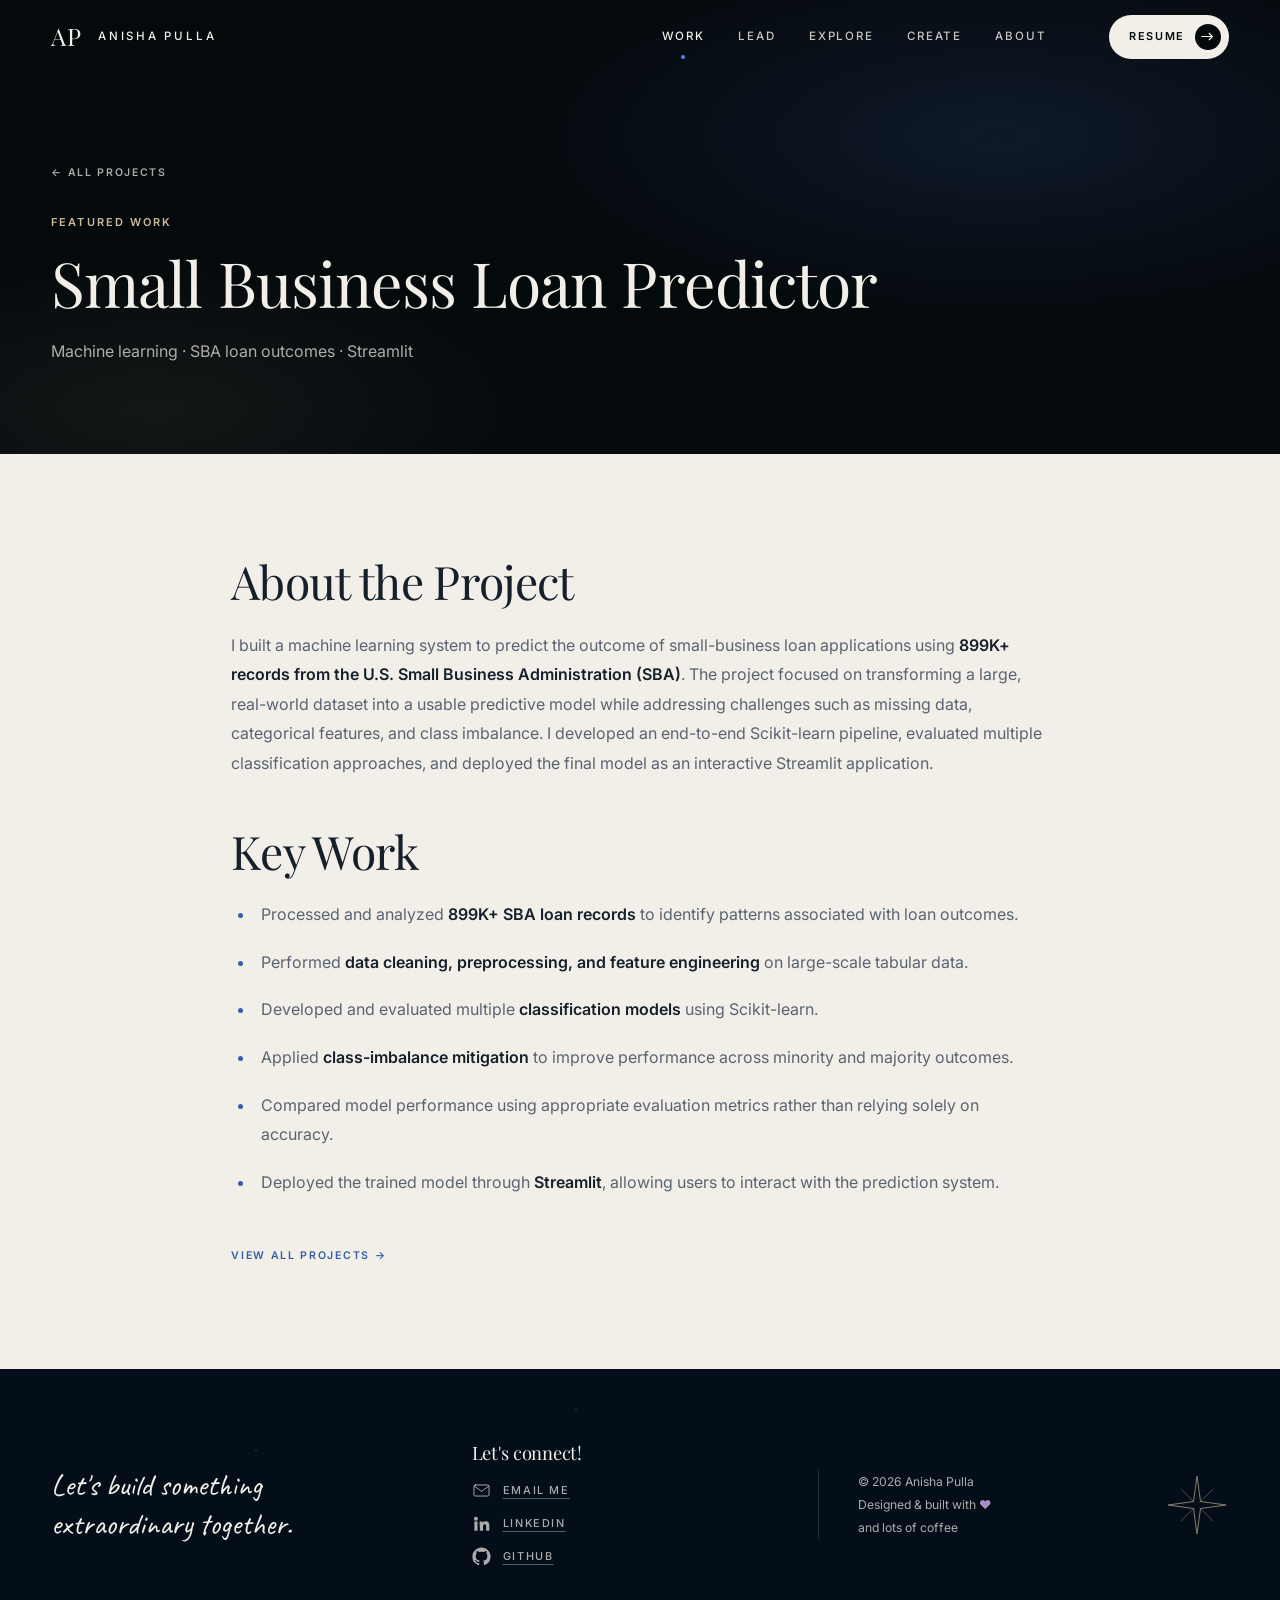
<file: small-business-prediction-model.html>
<!DOCTYPE html>
<!-- Project details: edit the description and highlights on this page. -->
<html lang="en">
<head>
  <meta charset="UTF-8" />
  <meta name="viewport" content="width=device-width, initial-scale=1.0" />
  <meta name="description" content="Small Business Loan Predictor — a machine learning project using 899K+ SBA loan records, Scikit-learn, and an interactive Streamlit application." />
  <title>Small Business Loan Predictor — Anisha Pulla</title>

  <link rel="preconnect" href="https://fonts.googleapis.com" />
  <link rel="preconnect" href="https://fonts.gstatic.com" crossorigin />
  <link href="https://fonts.googleapis.com/css2?family=Playfair+Display:ital,wght@0,400;0,500;1,400;1,500&family=Inter:wght@400;500;600&family=Caveat:wght@500;600&display=swap" rel="stylesheet" />

  <link rel="stylesheet" href="css/base.css" />
  <link rel="stylesheet" href="css/sections.css" />

  <script>document.documentElement.classList.add('js');</script>
  <style>
    .business-content { max-width: 920px; }
    .business-content h2 { margin-bottom: 24px; }
    .business-content p, .business-content li { color: var(--ink-soft); font-size: 1rem; line-height: 1.85; }
    .business-content strong { color: var(--ink); font-weight: 600; }
    .business-key-work { margin-top: 48px; }
    .business-key-work ul { list-style: disc; padding-left: 24px; }
    .business-key-work li { padding-left: 6px; margin-bottom: 18px; }
    .business-key-work li::marker { color: var(--blue-eyebrow); }
    .business-back { margin-top: 32px; }
  </style>
</head>

<body>
  <a href="#main" class="sr-only">Skip to content</a>

  <header class="header" id="site-header">
    <div class="header__inner">
      <a class="brand" href="index.html" aria-label="Anisha Pulla — home">
        <span class="brand__mark">AP</span>
        <span class="brand__name">Anisha Pulla</span>
      </a>

      <nav class="nav" id="primary-nav">
        <a class="nav__link is-active" href="work.html">Work</a>
        <a class="nav__link" href="lead.html">Lead</a>
        <a class="nav__link" href="explore.html">Explore</a>
        <a class="nav__link" href="create.html">Create</a>
        <a class="nav__link" href="about.html">About</a>
      </nav>

      <div style="display:flex; align-items:center; gap:10px;">
        <!-- Open the resume PDF in a new tab. -->
        <a class="btn-pill" href="Anisha_Pulla_Resume.pdf" id="resume-link" target="_blank" rel="noopener">
          Resume
          <span class="btn-pill__arrow">
            <svg width="13" height="9" viewBox="0 0 16 10" fill="none" aria-hidden="true">
              <path d="M1 5h13M10 1l4 4-4 4" stroke="currentColor" stroke-width="1.4" stroke-linecap="round" stroke-linejoin="round"/>
            </svg>
          </span>
        </a>
        <button class="nav-toggle" id="nav-toggle" aria-label="Open menu"
                aria-controls="primary-nav" aria-expanded="false">
          <span class="nav-toggle__bar"></span>
          <span class="nav-toggle__bar"></span>
          <span class="nav-toggle__bar"></span>
        </button>
      </div>
    </div>
  </header>


  <main id="main" class="business-project">
    <section class="page-head">
      <div class="container">
        <a class="page-head__back" href="work.html">&larr; All projects</a>
        <span class="eyebrow eyebrow--gold">Featured work</span>
        <h1>Small Business Loan Predictor</h1>
        <p class="lede">Machine learning &middot; SBA loan outcomes &middot; Streamlit</p>
      </div>
    </section>
    <div class="section work">
      <div class="container business-content">
        <section aria-labelledby="about-project-title">
          <h2 id="about-project-title">About the Project</h2>
          <p>I built a machine learning system to predict the outcome of small-business loan applications using <strong>899K+ records from the U.S. Small Business Administration (SBA)</strong>. The project focused on transforming a large, real-world dataset into a usable predictive model while addressing challenges such as missing data, categorical features, and class imbalance. I developed an end-to-end Scikit-learn pipeline, evaluated multiple classification approaches, and deployed the final model as an interactive Streamlit application.</p>
        </section>
        <section class="business-key-work" aria-labelledby="key-work-title">
          <h2 id="key-work-title">Key Work</h2>
          <ul>
            <li>Processed and analyzed <strong>899K+ SBA loan records</strong> to identify patterns associated with loan outcomes.</li>
            <li>Performed <strong>data cleaning, preprocessing, and feature engineering</strong> on large-scale tabular data.</li>
            <li>Developed and evaluated multiple <strong>classification models</strong> using Scikit-learn.</li>
            <li>Applied <strong>class-imbalance mitigation</strong> to improve performance across minority and majority outcomes.</li>
            <li>Compared model performance using appropriate evaluation metrics rather than relying solely on accuracy.</li>
            <li>Deployed the trained model through <strong>Streamlit</strong>, allowing users to interact with the prediction system.</li>
          </ul>
        </section>
        <a class="arrow-link business-back" href="work.html">View all projects &rarr;</a>
      </div>
    </div>
  </main>


  <footer class="footer">
    <div class="container footer__inner">
      <p class="footer__script">
        Let's build something<br />extraordinary together.
      </p>

      <div>
        <h2 class="footer__heading">Let's connect!</h2>
        <div class="footer__socials">
          <!-- Email contact link. -->
          <a class="footer__social" href="mailto:anishapulla55@gmail.com">
            <svg width="19" height="19" viewBox="0 0 24 24" fill="none" stroke="currentColor"
                 stroke-width="1.2" stroke-linecap="round" stroke-linejoin="round" aria-hidden="true">
              <rect x="2.5" y="5" width="19" height="14" rx="1.8"/>
              <path d="m3 6.5 9 6.6 9-6.6"/>
            </svg>
            <span>Email me</span>
          </a>
          <!-- LinkedIn profile. -->
          <a class="footer__social" href="https://www.linkedin.com/in/anisha-pulla" target="_blank" rel="noopener noreferrer">
            <svg width="19" height="19" viewBox="0 0 24 24" fill="currentColor" aria-hidden="true">
              <path d="M4.98 3.5a2.5 2.5 0 1 0 .02 5 2.5 2.5 0 0 0-.02-5ZM3 9.5h4V21H3zM9.5 9.5h3.8v1.6h.05c.53-.95 1.83-1.95 3.76-1.95 4.02 0 4.76 2.5 4.76 5.76V21h-4v-5.3c0-1.27-.02-2.9-1.8-2.9-1.8 0-2.07 1.38-2.07 2.81V21h-4z"/>
            </svg>
            <span>LinkedIn</span>
          </a>
          <!-- GitHub profile. -->
          <a class="footer__social" href="https://github.com/anishapulla55" target="_blank" rel="noopener noreferrer">
            <svg width="19" height="19" viewBox="0 0 24 24" fill="currentColor" aria-hidden="true">
              <path d="M12 .5C5.73.5.5 5.73.5 12a11.5 11.5 0 0 0 7.86 10.92c.58.11.79-.25.79-.56v-2c-3.2.7-3.88-1.54-3.88-1.54-.53-1.34-1.29-1.7-1.29-1.7-1.05-.72.08-.7.08-.7 1.16.08 1.77 1.19 1.77 1.19 1.03 1.77 2.7 1.26 3.36.96.1-.75.4-1.26.73-1.55-2.55-.29-5.24-1.28-5.24-5.7 0-1.26.45-2.29 1.19-3.1-.12-.29-.52-1.46.11-3.05 0 0 .97-.31 3.18 1.18a11 11 0 0 1 5.8 0c2.2-1.49 3.17-1.18 3.17-1.18.63 1.59.23 2.76.12 3.05.74.81 1.18 1.84 1.18 3.1 0 4.43-2.69 5.4-5.25 5.69.41.36.78 1.05.78 2.12v3.15c0 .31.21.68.8.56A11.5 11.5 0 0 0 23.5 12C23.5 5.73 18.27.5 12 .5Z"/>
            </svg>
            <span>GitHub</span>
          </a>
        </div>
      </div>

      <div class="footer__meta">
        <p>&copy; 2026 Anisha Pulla</p>
        <p>Designed &amp; built with <span class="footer__heart">&hearts;</span><br />and lots of coffee</p>
      </div>

      <svg class="footer__compass" width="64" height="64" viewBox="0 0 64 64" fill="none"
           stroke="currentColor" stroke-width="1" aria-hidden="true">
        <path d="M32 3 35.5 28.5 61 32 35.5 35.5 32 61 28.5 35.5 3 32 28.5 28.5Z"/>
        <path d="M48 16 34.5 29.5M16 48l13.5-13.5M48 48 34.5 34.5M16 16l13.5 13.5" opacity="0.55"/>
      </svg>
    </div>
  </footer>

  <script src="js/script.js"></script>
</body>
</html>
</file>
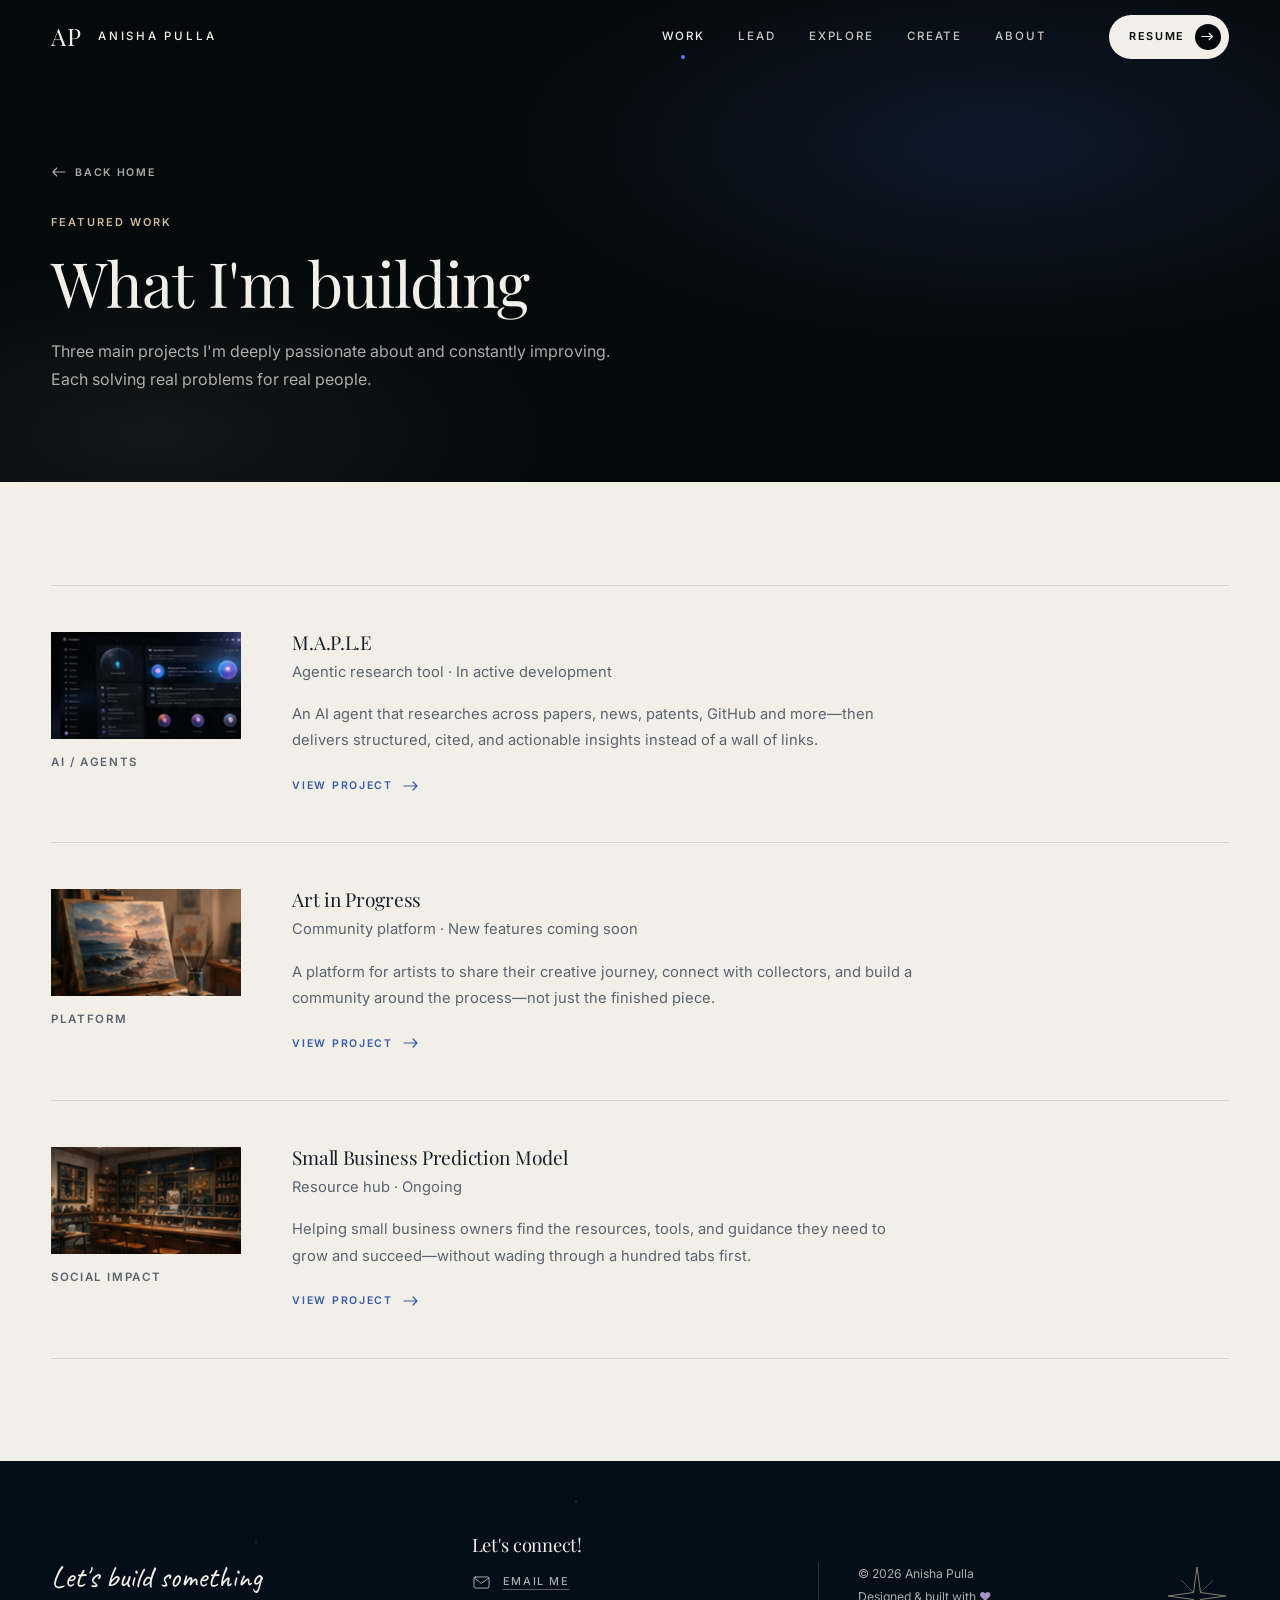
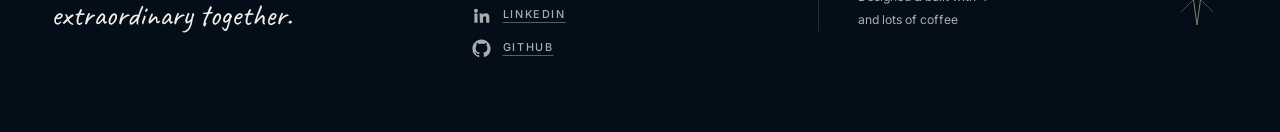
<file: work.html>
<!DOCTYPE html>
<!-- Work overview: links to individual project detail pages. -->
<html lang="en">
<head>
  <meta charset="UTF-8" />
  <meta name="viewport" content="width=device-width, initial-scale=1.0" />
  <meta name="description" content="Projects by Anisha Pulla — M.A.P.L.E, Art in Progress, and Small Business Prediction Model." />
  <title>Work — Anisha Pulla</title>

  <link rel="preconnect" href="https://fonts.googleapis.com" />
  <link rel="preconnect" href="https://fonts.gstatic.com" crossorigin />
  <link href="https://fonts.googleapis.com/css2?family=Playfair+Display:ital,wght@0,400;0,500;1,400;1,500&family=Inter:wght@400;500;600&family=Caveat:wght@500;600&display=swap" rel="stylesheet" />

  <link rel="stylesheet" href="css/base.css" />
  <link rel="stylesheet" href="css/sections.css" />

  <script>document.documentElement.classList.add('js');</script>
</head>

<body>
  <a href="#main" class="sr-only">Skip to content</a>

  <header class="header" id="site-header">
    <div class="header__inner">
      <a class="brand" href="index.html" aria-label="Anisha Pulla — home">
        <span class="brand__mark">AP</span>
        <span class="brand__name">Anisha Pulla</span>
      </a>

      <nav class="nav" id="primary-nav">
        <a class="nav__link" href="work.html">Work</a>
        <a class="nav__link" href="lead.html">Lead</a>
        <a class="nav__link" href="explore.html">Explore</a>
        <a class="nav__link" href="create.html">Create</a>
        <a class="nav__link" href="about.html">About</a>
      </nav>

      <div style="display:flex; align-items:center; gap:10px;">
        <!-- Open the resume PDF in a new tab. -->
        <a class="btn-pill" href="Anisha_Pulla_Resume.pdf" id="resume-link" target="_blank" rel="noopener">
          Resume
          <span class="btn-pill__arrow">
            <svg width="13" height="9" viewBox="0 0 16 10" fill="none" aria-hidden="true">
              <path d="M1 5h13M10 1l4 4-4 4" stroke="currentColor" stroke-width="1.4" stroke-linecap="round" stroke-linejoin="round"/>
            </svg>
          </span>
        </a>
        <button class="nav-toggle" id="nav-toggle" aria-label="Open menu"
                aria-controls="primary-nav" aria-expanded="false">
          <span class="nav-toggle__bar"></span>
          <span class="nav-toggle__bar"></span>
          <span class="nav-toggle__bar"></span>
        </button>
      </div>
    </div>
  </header>


  <main id="main">

    <!-- The dark banner at the top of every subpage. -->
    <section class="page-head">
      <div class="container">
        <a class="page-head__back" href="index.html">
          <svg width="15" height="10" viewBox="0 0 16 10" fill="none" aria-hidden="true">
            <path d="M1 5h13M10 1l4 4-4 4" stroke="currentColor" stroke-width="1.3" stroke-linecap="round" stroke-linejoin="round"/>
          </svg>
          Back home
        </a>
        <span class="eyebrow eyebrow--gold">Featured work</span>
        <h1>What I'm building</h1>
        <p class="lede">
          Three main projects I'm deeply passionate about and constantly
          improving. Each solving real problems for real people.
        </p>
      </div>
    </section>

    <!-- Project summaries. Full descriptions and highlights live on each project page.
         Existing article IDs preserve older bookmarked links. -->
    <section class="section work">
      <div class="container">
        <div class="entry-list">

          <article class="entry reveal" id="ai-research-assistant">
            <div class="entry__meta">
              <div class="card__media" style="aspect-ratio:16/9; margin-bottom:14px;">
                <!-- REPLACE: images/project-ai.jpg -->
                <img src="images/project-ai.jpg" alt="The M.A.P.L.E dashboard" />
              </div>
              AI / Agents
            </div>

            <div class="entry__body">
              <h3><a href="maple.html">M.A.P.L.E</a></h3>
              <p class="entry__role">Agentic research tool &middot; In active development</p>
              <p>
                An AI agent that researches across papers, news, patents, GitHub
                and more&mdash;then delivers structured, cited, and actionable
                insights instead of a wall of links.
              </p>

              <a class="arrow-link" href="maple.html">
              View project
                <svg width="16" height="10" viewBox="0 0 16 10" fill="none" aria-hidden="true">
                  <path d="M1 5h13M10 1l4 4-4 4" stroke="currentColor" stroke-width="1.2" stroke-linecap="round" stroke-linejoin="round"/>
                </svg>
              </a>
            </div>
          </article>

          <article class="entry reveal" id="art-in-progress">
            <div class="entry__meta">
              <div class="card__media" style="aspect-ratio:16/9; margin-bottom:14px;">
                <!-- REPLACE: images/project-art.jpg -->
                <img src="images/project-art.jpg" alt="A seascape painting on an easel beside brushes" />
              </div>
              Platform
            </div>

            <div class="entry__body">
              <h3><a href="art-in-progress.html">Art in Progress</a></h3>
              <p class="entry__role">Community platform &middot; New features coming soon</p>
              <p>
                A platform for artists to share their creative journey, connect
                with collectors, and build a community around the process&mdash;not
                just the finished piece.
              </p>

              <a class="arrow-link" href="art-in-progress.html">
                View project
                <svg width="16" height="10" viewBox="0 0 16 10" fill="none" aria-hidden="true">
                  <path d="M1 5h13M10 1l4 4-4 4" stroke="currentColor" stroke-width="1.2" stroke-linecap="round" stroke-linejoin="round"/>
                </svg>
              </a>
            </div>
          </article>

          <article class="entry reveal" id="small-business-guide">
            <div class="entry__meta">
              <div class="card__media" style="aspect-ratio:16/9; margin-bottom:14px;">
                <!-- REPLACE: images/project-business.jpg -->
                <img src="images/project-business.jpg" alt="The interior of a small independent shop" />
              </div>
              Social impact
            </div>

            <div class="entry__body">
              <h3><a href="small-business-prediction-model.html">Small Business Prediction Model</a></h3>
              <p class="entry__role">Resource hub &middot; Ongoing</p>
              <p>
                Helping small business owners find the resources, tools, and
                guidance they need to grow and succeed&mdash;without wading
                through a hundred tabs first.
              </p>

              <a class="arrow-link" href="small-business-prediction-model.html">
                View project
                <svg width="16" height="10" viewBox="0 0 16 10" fill="none" aria-hidden="true">
                  <path d="M1 5h13M10 1l4 4-4 4" stroke="currentColor" stroke-width="1.2" stroke-linecap="round" stroke-linejoin="round"/>
                </svg>
              </a>
            </div>
          </article>

        </div>
      </div>
    </section>

  </main>


  <footer class="footer">
    <div class="container footer__inner">
      <p class="footer__script">
        Let's build something<br />extraordinary together.
      </p>

      <div>
        <h2 class="footer__heading">Let's connect!</h2>
        <div class="footer__socials">
          <!-- Email contact link. -->
          <a class="footer__social" href="mailto:anishapulla55@gmail.com">
            <svg width="19" height="19" viewBox="0 0 24 24" fill="none" stroke="currentColor"
                 stroke-width="1.2" stroke-linecap="round" stroke-linejoin="round" aria-hidden="true">
              <rect x="2.5" y="5" width="19" height="14" rx="1.8"/>
              <path d="m3 6.5 9 6.6 9-6.6"/>
            </svg>
            <span>Email me</span>
          </a>
          <!-- LinkedIn profile. -->
          <a class="footer__social" href="https://www.linkedin.com/in/anisha-pulla" target="_blank" rel="noopener noreferrer">
            <svg width="19" height="19" viewBox="0 0 24 24" fill="currentColor" aria-hidden="true">
              <path d="M4.98 3.5a2.5 2.5 0 1 0 .02 5 2.5 2.5 0 0 0-.02-5ZM3 9.5h4V21H3zM9.5 9.5h3.8v1.6h.05c.53-.95 1.83-1.95 3.76-1.95 4.02 0 4.76 2.5 4.76 5.76V21h-4v-5.3c0-1.27-.02-2.9-1.8-2.9-1.8 0-2.07 1.38-2.07 2.81V21h-4z"/>
            </svg>
            <span>LinkedIn</span>
          </a>
          <!-- GitHub profile. -->
          <a class="footer__social" href="https://github.com/anishapulla55" target="_blank" rel="noopener noreferrer">
            <svg width="19" height="19" viewBox="0 0 24 24" fill="currentColor" aria-hidden="true">
              <path d="M12 .5C5.73.5.5 5.73.5 12a11.5 11.5 0 0 0 7.86 10.92c.58.11.79-.25.79-.56v-2c-3.2.7-3.88-1.54-3.88-1.54-.53-1.34-1.29-1.7-1.29-1.7-1.05-.72.08-.7.08-.7 1.16.08 1.77 1.19 1.77 1.19 1.03 1.77 2.7 1.26 3.36.96.1-.75.4-1.26.73-1.55-2.55-.29-5.24-1.28-5.24-5.7 0-1.26.45-2.29 1.19-3.1-.12-.29-.52-1.46.11-3.05 0 0 .97-.31 3.18 1.18a11 11 0 0 1 5.8 0c2.2-1.49 3.17-1.18 3.17-1.18.63 1.59.23 2.76.12 3.05.74.81 1.18 1.84 1.18 3.1 0 4.43-2.69 5.4-5.25 5.69.41.36.78 1.05.78 2.12v3.15c0 .31.21.68.8.56A11.5 11.5 0 0 0 23.5 12C23.5 5.73 18.27.5 12 .5Z"/>
            </svg>
            <span>GitHub</span>
          </a>
        </div>
      </div>

      <div class="footer__meta">
        <p>&copy; 2026 Anisha Pulla</p>
        <p>Designed &amp; built with <span class="footer__heart">&hearts;</span><br />and lots of coffee</p>
      </div>

      <svg class="footer__compass" width="64" height="64" viewBox="0 0 64 64" fill="none"
           stroke="currentColor" stroke-width="1" aria-hidden="true">
        <path d="M32 3 35.5 28.5 61 32 35.5 35.5 32 61 28.5 35.5 3 32 28.5 28.5Z"/>
        <path d="M48 16 34.5 29.5M16 48l13.5-13.5M48 48 34.5 34.5M16 16l13.5 13.5" opacity="0.55"/>
      </svg>
    </div>
  </footer>

  <script src="js/script.js"></script>
</body>
</html>
</file>
<file: css/base.css>
/* ============================================================================
   BASE.CSS — the "design system"

   This file holds everything that is shared by EVERY page:
     1. Design tokens (the colours, fonts and sizes, defined once)
     2. A small reset (undoing the browser's default styling)
     3. Typography
     4. The header (top navigation bar)
     5. The footer
     6. Reusable pieces (buttons, links, cards, labels)
     7. The scroll-reveal animation

   Page-specific layout lives in sections.css instead.
   ========================================================================= */


/* ----------------------------------------------------------------------------
   1. DESIGN TOKENS
   ----------------------------------------------------------------------------
   ":root" means "the whole document". Anything defined here is available
   everywhere. The "--name: value" syntax creates a CSS custom property (also
   called a CSS variable). You read it back with var(--name).

   Why bother? Because the colour #04090C appears in a dozen places. If it
   lives in one variable, changing the site's whole colour scheme is a
   one-line edit instead of a find-and-replace.

   Every colour below was sampled from the actual pixels of the design mockup.
-------------------------------------------------------------------------- */
:root {
  /* --- Dark backgrounds (each band of the page is a slightly different navy) */
  --navy-deep:    #04090C;   /* hero */
  --navy-lead:    #071115;   /* "Building things. Building people." band */
  --navy-create:  #0C1113;   /* "Outside the code" band */
  --navy-footer:  #040E18;   /* footer */

  /* --- Light backgrounds */
  --cream:        #F2EFE9;   /* the off-white section background */
  --card:         #F9F4EE;   /* slightly lighter, for cards sitting on cream */

  /* --- Accent colours */
  --blue-bright:  #5385EB;   /* the italic word "build" in the headline */
  --blue-eyebrow: #365DA7;   /* small uppercase labels on cream */
  --gold:         #CCB999;   /* links on the dark bands */
  --green-live:   #87C67E;   /* the pulsing "currently building" dot */
  --purple:       #745DB0;   /* the PLATFORM label */
  --purple-light: #A790C4;   /* the CREATE label (on a dark background) */
  --sage:         #A5CBA4;   /* the SOCIAL IMPACT label */

  /* --- Text colours.
         "ink" = dark text on light backgrounds.
         "paper" = light text on dark backgrounds.
         The "-soft" versions are muted, for body copy and captions. */
  --ink:          #16202B;
  --ink-soft:     #5A6470;
  --paper:        #F2EFE9;
  --paper-soft:   rgba(242, 239, 233, 0.70);

  /* --- Hairline borders */
  --line-dark:    rgba(242, 239, 233, 0.14);  /* a faint line on dark */
  --line-light:   rgba(22, 32, 43, 0.12);     /* a faint line on cream */

  /* --- Fonts.
         Each is a "stack": the browser tries the first font, and if it hasn't
         loaded yet it falls back to the next one. */
  --font-display: 'Playfair Display', Georgia, 'Times New Roman', serif;
  --font-body:    'Inter', -apple-system, 'Segoe UI', Roboto, sans-serif;
  --font-script:  'Caveat', 'Segoe Script', cursive;

  /* --- Layout sizing */
  --page-max:     1290px;   /* the widest the content ever gets */
  --gutter:       clamp(20px, 4vw, 56px);  /* side padding, grows with screen */
  --header-h:     74px;     /* height of the fixed top bar */

  /* --- One shared easing curve so every animation feels like the same site */
  --ease:         cubic-bezier(0.22, 0.61, 0.36, 1);
}


/* ----------------------------------------------------------------------------
   2. RESET
   ----------------------------------------------------------------------------
   Browsers ship with their own default styles (margins on headings, bullets on
   lists, blue underlined links). These few rules wipe the defaults we don't
   want, so we start from a predictable blank slate.
-------------------------------------------------------------------------- */

/* "*" selects every element. "::before/::after" are the two invisible pseudo
   elements CSS can add to anything. box-sizing: border-box makes width mean
   "the total width including padding and border" — which is what you almost
   always want, and is not the browser default. */
*,
*::before,
*::after {
  box-sizing: border-box;
}

/* Kill the default margin on everything that has one. */
body, h1, h2, h3, h4, p, figure, blockquote, ul, ol, dl, dd {
  margin: 0;
}

/* Strip bullets and the indent off lists. */
ul, ol {
  list-style: none;
  padding: 0;
}

html {
  /* When a link jumps to "#work", glide there instead of teleporting. */
  scroll-behavior: smooth;
  /* Anchored sections stop below the fixed header rather than under it. */
  scroll-padding-top: var(--header-h);
  -webkit-text-size-adjust: 100%;
}

body {
  font-family: var(--font-body);
  font-size: 16px;
  line-height: 1.65;
  color: var(--ink);
  background: var(--cream);
  /* Smooths font edges — noticeable on the light-text-on-dark sections. */
  -webkit-font-smoothing: antialiased;
  /* Stops a stray wide element from causing sideways scrolling on phones. */
  overflow-x: hidden;
}

/* Images should never overflow their container, and should sit on the text
   baseline like a block rather than leaving a mysterious gap underneath. */
img, svg {
  max-width: 100%;
  display: block;
}

/* Links inherit the surrounding text colour instead of being browser-blue. */
a {
  color: inherit;
  text-decoration: none;
}

/* Form controls don't inherit fonts by default. Make them behave. */
button, input, textarea {
  font: inherit;
  color: inherit;
}

button {
  background: none;
  border: 0;
  cursor: pointer;
}

/* A visible focus ring for keyboard users. ":focus-visible" only fires for
   keyboard navigation, so mouse clicks don't get an outline. Never remove
   this — it is how keyboard-only users know where they are. */
:focus-visible {
  outline: 2px solid var(--blue-bright);
  outline-offset: 3px;
  border-radius: 2px;
}


/* ----------------------------------------------------------------------------
   3. TYPOGRAPHY
-------------------------------------------------------------------------- */

/* All the big headings use the serif display font. */
h1, h2, h3, .display {
  font-family: var(--font-display);
  font-weight: 400;         /* Playfair looks best at regular weight, not bold */
  line-height: 1.08;
  letter-spacing: -0.015em; /* pull letters very slightly together at big sizes */
  color: inherit;
}

/* clamp(MIN, PREFERRED, MAX) is "fluid typography": the font size scales with
   the viewport width but never goes below MIN or above MAX. This is what makes
   the headline shrink gracefully on a phone without any media query. */
h1 { font-size: clamp(2.6rem, 6vw, 4.6rem); }
h2 { font-size: clamp(2rem, 3.6vw, 3.1rem); }
h3 { font-size: clamp(1.15rem, 1.5vw, 1.4rem); }

p { color: inherit; }

/* The handwritten font, used for "vision / action / impact" and the footer. */
.script {
  font-family: var(--font-script);
  font-weight: 500;
  line-height: 1.15;
}

/* An "eyebrow" is the tiny uppercase label above a heading
   (FEATURED WORK, LEADERSHIP & IMPACT, CREATE...). */
.eyebrow {
  font-size: 0.685rem;
  font-weight: 600;
  letter-spacing: 0.19em;
  text-transform: uppercase;
  color: var(--blue-eyebrow);
}

/* Modifier classes — same eyebrow, different colour. */
.eyebrow--gold   { color: var(--gold); }
.eyebrow--purple { color: var(--purple); }
.eyebrow--purple-light { color: var(--purple-light); }
.eyebrow--sage   { color: var(--sage); }
.eyebrow--paper  { color: var(--paper-soft); }

/* Muted body copy. */
.lede {
  color: var(--ink-soft);
  font-size: 0.95rem;
  line-height: 1.75;
}

/* The same, but for dark backgrounds. */
.lede--paper { color: var(--paper-soft); }

/* Screen-reader-only: visually hidden, still read aloud by assistive tech.
   Used for labels that would be visual clutter but are needed for context. */
.sr-only {
  position: absolute;
  width: 1px; height: 1px;
  padding: 0; margin: -1px;
  overflow: hidden;
  clip: rect(0 0 0 0);
  white-space: nowrap;
  border: 0;
}


/* ----------------------------------------------------------------------------
   4. LAYOUT HELPERS
-------------------------------------------------------------------------- */

/* Centres content and stops it stretching too wide on a big monitor.
   "margin-inline: auto" is shorthand for equal left and right auto margins. */
.container {
  width: 100%;
  max-width: var(--page-max);
  margin-inline: auto;
  padding-inline: var(--gutter);
}

/* Every full-width horizontal band of the page. */
.section {
  padding-block: clamp(64px, 8vw, 108px);
}

/* Most sections are a narrow intro column on the left and content on the right.
   grid-template-columns: 340px 1fr means "left column is exactly 340px, right
   column takes all the remaining space". */
.split {
  display: grid;
  grid-template-columns: 340px 1fr;
  gap: clamp(32px, 5vw, 72px);
  align-items: start;
}

/* IMPORTANT and easy to miss: by default a grid or flex item refuses to shrink
   below the width of its own content. So a sideways-scrolling strip inside a
   grid column would push the column wider than the page instead of scrolling.
   "min-width: 0" removes that floor and lets the column stay put. */
.split > * { min-width: 0; }

/* A narrower intro column, for sections whose content needs more room. */
.split--tight { grid-template-columns: 200px 1fr; }

/* The left intro column: eyebrow, heading, paragraph, link. */
.split__intro h2 { margin-block: 18px 20px; }
.split__intro .lede { margin-bottom: 26px; }


/* ----------------------------------------------------------------------------
   5. HEADER
-------------------------------------------------------------------------- */

.header {
  position: fixed;          /* stays put while the page scrolls behind it */
  inset: 0 0 auto 0;        /* shorthand for top:0; right:0; bottom:auto; left:0 */
  z-index: 100;             /* sits above everything else */
  height: var(--header-h);
  display: flex;
  align-items: center;
  color: var(--paper);
  /* Animate the background so it fades in rather than snapping. */
  transition: background-color 0.35s var(--ease), backdrop-filter 0.35s var(--ease),
              border-color 0.35s var(--ease);
  border-bottom: 1px solid transparent;
}

/* script.js adds this class once you've scrolled past 40px, so the bar gets a
   dark frosted background and stays readable over the cream sections. */
.header.is-scrolled {
  background-color: rgba(4, 9, 12, 0.82);
  backdrop-filter: blur(14px);          /* frosts whatever is behind it */
  -webkit-backdrop-filter: blur(14px);  /* Safari needs the prefixed version */
  border-bottom-color: var(--line-dark);
}

.header__inner {
  width: 100%;
  max-width: var(--page-max);
  margin-inline: auto;
  padding-inline: var(--gutter);
  display: flex;
  align-items: center;
  justify-content: space-between;  /* pushes brand left, nav right */
  gap: 24px;
}

/* --- Brand (the "AP" monogram plus the full name) --- */
.brand {
  display: flex;
  align-items: center;
  gap: 16px;
}

.brand__mark {
  font-family: var(--font-display);
  font-size: 1.5rem;
  letter-spacing: 0.04em;
  color: var(--paper);
}

.brand__name {
  font-size: 0.72rem;
  font-weight: 500;
  letter-spacing: 0.24em;
  text-transform: uppercase;
  color: var(--paper);
  white-space: nowrap;  /* never split "ANISHA PULLA" across two lines */
}

/* --- Navigation --- */
.nav {
  display: flex;
  align-items: center;
  gap: clamp(18px, 2.6vw, 40px);
  /* "margin-left: auto" eats all the spare space to the left of the nav,
     which pushes the nav and the Resume button over to the right-hand side
     while the brand stays pinned to the left. */
  margin-left: auto;
  margin-right: clamp(20px, 3vw, 46px);
}

.nav__link {
  position: relative;  /* needed so the ::after dot can position against it */
  font-size: 0.72rem;
  font-weight: 500;
  letter-spacing: 0.16em;
  text-transform: uppercase;
  color: var(--paper);
  opacity: 0.82;
  padding-block: 6px;
  transition: opacity 0.25s var(--ease);
}

.nav__link:hover { opacity: 1; }

/* The small blue dot under the current page's link (visible in the mockup
   under "WORK"). ::after invents an extra element after the link's text;
   because it has no content of its own we give it content:"" and a size. */
.nav__link::after {
  content: "";
  position: absolute;
  left: 50%;
  bottom: -7px;
  width: 4px;
  height: 4px;
  margin-left: -2px;              /* centres it: half of the 4px width */
  border-radius: 50%;             /* a square with 50% radius is a circle */
  background: var(--blue-bright);
  opacity: 0;                     /* hidden by default... */
  transition: opacity 0.3s var(--ease);
}

/* ...and revealed only on the link marked as the current page. */
.nav__link.is-active { opacity: 1; }
.nav__link.is-active::after { opacity: 1; }

/* --- The RESUME pill button --- */
.btn-pill {
  display: inline-flex;
  align-items: center;
  gap: 10px;
  padding: 9px 8px 9px 20px;
  border-radius: 999px;          /* any huge number gives a perfect pill */
  background: var(--paper);
  color: var(--navy-deep);
  font-size: 0.68rem;
  font-weight: 600;
  letter-spacing: 0.15em;
  text-transform: uppercase;
  transition: transform 0.25s var(--ease), box-shadow 0.25s var(--ease);
}

.btn-pill:hover {
  transform: translateY(-1px);
  box-shadow: 0 8px 22px rgba(0, 0, 0, 0.28);
}

/* The circular arrow badge inside the pill. */
.btn-pill__arrow {
  display: grid;
  place-items: center;           /* centres the arrow both ways in one line */
  width: 26px;
  height: 26px;
  border-radius: 50%;
  background: var(--navy-deep);
  color: var(--paper);
  transition: transform 0.25s var(--ease);
}

.btn-pill:hover .btn-pill__arrow { transform: translateX(3px); }

/* --- Mobile menu button (hidden on desktop, shown by the media query
       at the bottom of sections.css) --- */
.nav-toggle {
  display: none;
  width: 40px;
  height: 40px;
  padding: 10px;
  color: var(--paper);
}

.nav-toggle__bar {
  display: block;
  height: 1.5px;
  background: currentColor;   /* "currentColor" = whatever the text colour is */
  margin-block: 4px;
  transition: transform 0.3s var(--ease), opacity 0.3s var(--ease);
}

/* When the menu is open, the top and bottom bars rotate into an X and the
   middle one fades out. */
.nav-toggle.is-open .nav-toggle__bar:nth-child(1) { transform: translateY(5.5px) rotate(45deg); }
.nav-toggle.is-open .nav-toggle__bar:nth-child(2) { opacity: 0; }
.nav-toggle.is-open .nav-toggle__bar:nth-child(3) { transform: translateY(-5.5px) rotate(-45deg); }


/* ----------------------------------------------------------------------------
   6. REUSABLE COMPONENTS
-------------------------------------------------------------------------- */

/* --- Outlined button ("EXPLORE MY WORK" in the hero) --- */
.btn-outline {
  display: inline-flex;
  align-items: center;
  gap: 14px;
  padding: 15px 26px;
  border: 1px solid rgba(242, 239, 233, 0.55);
  color: var(--paper);
  font-size: 0.68rem;
  font-weight: 600;
  letter-spacing: 0.17em;
  text-transform: uppercase;
  transition: background-color 0.3s var(--ease), border-color 0.3s var(--ease);
}

.btn-outline:hover {
  background: rgba(242, 239, 233, 0.10);
  border-color: var(--paper);
}

/* The arrow slides right on hover. Because the <svg> is a child of the button,
   we target it from the button's :hover state. */
.btn-outline svg { transition: transform 0.3s var(--ease); }
.btn-outline:hover svg { transform: translateX(4px); }

/* --- Text link with a trailing arrow (VIEW ALL PROJECTS, LEARN MORE, ...) --- */
.arrow-link {
  display: inline-flex;
  align-items: center;
  gap: 10px;
  font-size: 0.66rem;
  font-weight: 600;
  letter-spacing: 0.16em;
  text-transform: uppercase;
  color: var(--blue-eyebrow);
  transition: gap 0.3s var(--ease), color 0.3s var(--ease);
}

/* Growing the gap on hover makes the arrow slide away from the text. */
.arrow-link:hover { gap: 16px; }

/* Colour variants for the different backgrounds. */
.arrow-link--gold  { color: var(--gold); }
.arrow-link--paper { color: var(--paper-soft); }
.arrow-link--paper:hover { color: var(--paper); }

/* --- Card (used for projects, articles and gallery items) --- */
.card {
  display: flex;
  flex-direction: column;
  background: var(--card);
  border: 1px solid var(--line-light);
  overflow: hidden;             /* clips the image to the card's corners */
  transition: transform 0.35s var(--ease), box-shadow 0.35s var(--ease);
}

.card:hover {
  transform: translateY(-4px);
  box-shadow: 0 18px 40px rgba(22, 32, 43, 0.13);
}

/* The image wrapper. aspect-ratio reserves the right amount of space before
   the image loads, so the page doesn't jump around as things download. */
.card__media {
  aspect-ratio: 16 / 9;
  overflow: hidden;
  background: var(--navy-deep);
}

/* object-fit: cover makes the photo fill the box and crop the overflow,
   exactly like background-size: cover. Without it the image would squash. */
.card__media img {
  width: 100%;
  height: 100%;
  object-fit: cover;
  transition: transform 0.6s var(--ease);
}

.card:hover .card__media img { transform: scale(1.05); }

.card__body {
  display: flex;
  flex-direction: column;
  gap: 12px;
  padding: 20px 22px 24px;
  flex: 1;   /* makes every card in a row the same height */
}

.card__body h3 { margin-top: 2px; }

/* Pushes the footer link to the bottom of the card, so links line up across
   a row even when the descriptions are different lengths. */
.card__foot { margin-top: auto; padding-top: 6px; }


/* ----------------------------------------------------------------------------
   7. FOOTER
-------------------------------------------------------------------------- */

.footer {
  position: relative;
  background: var(--navy-footer);
  color: var(--paper);
  padding-block: clamp(48px, 6vw, 74px);
  overflow: hidden;
}

/* A very subtle starfield: two soft radial gradients over the navy. */
.footer::before {
  content: "";
  position: absolute;
  inset: 0;
  background:
    radial-gradient(1px 1px at 20% 30%, rgba(255,255,255,0.35), transparent),
    radial-gradient(1px 1px at 70% 60%, rgba(255,255,255,0.25), transparent),
    radial-gradient(1.5px 1.5px at 45% 15%, rgba(255,255,255,0.20), transparent);
  pointer-events: none;   /* the decoration must never block clicks */
}

.footer__inner {
  position: relative;   /* lifts the content above the ::before starfield */
  display: grid;
  grid-template-columns: 1.25fr 1fr 1fr auto;
  gap: clamp(28px, 4vw, 56px);
  align-items: center;
}

.footer__script {
  font-family: var(--font-script);
  font-size: clamp(1.5rem, 2.4vw, 2rem);
  line-height: 1.25;
  color: var(--paper);
}

.footer__heading {
  font-family: var(--font-display);
  font-size: 1.15rem;
  margin-bottom: 18px;
}

.footer__socials {
  display: flex;
  flex-direction: column;
  gap: 14px;
}

.footer__social {
  display: inline-flex;
  align-items: center;
  gap: 12px;
  font-size: 0.68rem;
  font-weight: 500;
  letter-spacing: 0.15em;
  text-transform: uppercase;
  color: var(--paper-soft);
  transition: color 0.25s var(--ease);
}

.footer__social:hover { color: var(--paper); }

/* The label is underlined in the mockup; the icon is not. */
.footer__social span {
  text-decoration: underline;
  text-underline-offset: 4px;
  text-decoration-color: rgba(242, 239, 233, 0.35);
}

.footer__meta {
  font-size: 0.76rem;
  line-height: 1.9;
  color: var(--paper-soft);
  border-left: 1px solid var(--line-dark);
  padding-left: clamp(20px, 3vw, 40px);
}

.footer__heart { color: var(--purple-light); }

.footer__compass { color: var(--gold); opacity: 0.65; }


/* ----------------------------------------------------------------------------
   8. SCROLL REVEAL
   ----------------------------------------------------------------------------
   Elements with class="reveal" start faded out and nudged down, then script.js
   adds .is-visible when they scroll into view and they animate into place.

   IMPORTANT — "failing open": notice every rule below is prefixed with ".js".
   An inline script in the <head> of each page adds class="js" to <html>.
   So if JavaScript is broken or disabled, ".js" never exists, these rules
   never apply, and the content is simply visible. Content must never be
   hidden by an animation that might not run.
-------------------------------------------------------------------------- */
.js .reveal {
  opacity: 0;
  transform: translateY(26px);
  transition: opacity 0.75s var(--ease), transform 0.75s var(--ease);
}

.js .reveal.is-visible {
  opacity: 1;
  transform: none;
}

/* Staggering: give children incremental delays so a row of cards animates in
   one after another instead of all at once. */
.js .reveal[data-delay="1"] { transition-delay: 0.09s; }
.js .reveal[data-delay="2"] { transition-delay: 0.18s; }
.js .reveal[data-delay="3"] { transition-delay: 0.27s; }
.js .reveal[data-delay="4"] { transition-delay: 0.36s; }

/* Respect the operating-system "reduce motion" accessibility setting. If the
   user has asked for less movement, we turn every animation off. */
@media (prefers-reduced-motion: reduce) {
  html { scroll-behavior: auto; }

  *, *::before, *::after {
    animation-duration: 0.001ms !important;
    animation-iteration-count: 1 !important;
    transition-duration: 0.001ms !important;
  }

  .js .reveal { opacity: 1; transform: none; }
}
</file>
<file: css/sections.css>
/* ============================================================================
   SECTIONS.CSS — the layout of each individual band of the page

   base.css set up the shared "design system". This file positions the actual
   sections: the hero, the project grid, the carousel, the timeline, and so on.

   Read it top to bottom and it follows the page top to bottom.
   The responsive rules for ALL of it are collected at the very end.
   ========================================================================= */


/* ============================================================================
   1. HERO — "I see what could exist. Then I build it."
   ========================================================================= */

.hero {
  position: relative;          /* the anchor for everything positioned inside */
  background: var(--navy-deep);
  color: var(--paper);
  overflow: hidden;
  isolation: isolate;          /* keeps the z-index stacking self-contained */
}

/* The lighthouse photo. "position: absolute" with "inset" pins it to the
   right-hand side of the hero: 0 from the top, right and bottom edges, and
   30% in from the left. So it covers the right 70% of the section.

   mask-image fades the photo's own left edge out to nothing. Without it you
   see a hard vertical seam where the photo starts; with it, the photo
   dissolves into the navy background exactly like the design. A mask uses
   the gradient's opacity: transparent parts of the gradient hide the image,
   opaque parts show it. */
.hero__media {
  position: absolute;
  inset: 0 0 0 30%;
  z-index: 0;
  -webkit-mask-image: linear-gradient(to right, transparent 0%, #000 20%);
          mask-image: linear-gradient(to right, transparent 0%, #000 20%);
}

.hero__media img {
  width: 100%;
  height: 100%;
  object-fit: cover;      /* fill the box, crop whatever doesn't fit */
  /* The source photo is much wider than the space it sits in, so most of it
     gets cropped away. object-position picks WHICH part survives. Raising
     the first number slides the visible window to the right, which moves the
     lighthouse left — here just far enough to clear the "currently building"
     card without hiding behind it. */
  object-position: 14% 45%;
}

/* Two gradients laid over the photo:
   - the first fades from solid navy on the left to transparent, so the
     headline always has a dark backdrop to sit on
   - the second darkens the top and bottom edges so the photo blends into
     the header above and the next section below
   Because the photo is low resolution, this scrim also hides a lot of the
   softness — which is why the hero still reads as crisp. */
.hero__scrim {
  position: absolute;
  inset: 0;
  z-index: 1;
  background:
    linear-gradient(100deg,
      var(--navy-deep) 20%,
      rgba(4, 9, 12, 0.74) 38%,
      rgba(4, 9, 12, 0.28) 60%,
      rgba(4, 9, 12, 0.12) 100%),
    linear-gradient(to bottom,
      rgba(4, 9, 12, 0.70) 0%,
      transparent 20%,
      transparent 74%,
      rgba(4, 9, 12, 0.60) 100%);
  pointer-events: none;
}

/* The actual content sits above both the photo (z-index 0) and the scrim (1). */
.hero__inner {
  position: relative;
  z-index: 2;
  display: grid;
  grid-template-columns: 1.02fr 0.98fr;
  gap: 40px;
  /* Wider than the standard .container. In the design the "currently
     building" card sits close to the right edge of the screen, which only
     happens if the hero is allowed to run wider than the rest of the page. */
  max-width: 1440px;
  align-items: center;
  /* Full screen height on a laptop, but capped on a very tall monitor.
     The cap matters: the hero photo is wide and short, so the taller the
     hero gets the more the browser has to zoom into the photo to fill it. */
  min-height: min(100vh, 760px);
  /* Push content below the fixed header, and clear the SCROLL rail on the left. */
  padding-top: calc(var(--header-h) + 30px);
  padding-bottom: 70px;
  /* The normal side gutter, plus 46px more, so the headline sits inset from
     the SCROLL rail rather than on top of it. Using the gutter variable
     rather than a fixed number keeps it lined up at every screen size. */
  padding-left: calc(var(--gutter) + 46px);
}

.hero__content { max-width: 620px; }

/* The headline. Two of its words are styled differently, so in the HTML they
   are wrapped in <em> and <span> — see index.html. */
.hero h1 { margin-bottom: 26px; }

.hero h1 em {
  font-style: italic;   /* "could exist" and "build" are italic in the design */
}

.hero h1 .accent {
  color: var(--blue-bright);
  font-style: italic;
}

.hero__lede {
  max-width: 340px;
  margin-bottom: 34px;
  font-size: 0.9rem;
  line-height: 1.8;
  color: var(--paper-soft);
}

/* --- The vertical SCROLL indicator on the far left --- */
/* An absolutely positioned child measures from its ancestor's border box, so
   left: 0 would sit hard against the window edge. Offsetting by the gutter
   drops it neatly into the page margin. */
.hero__scroll {
  position: absolute;
  left: var(--gutter);
  top: 52%;
  transform: translateY(-50%);
  display: flex;
  flex-direction: column;
  align-items: center;
  gap: 12px;
  z-index: 3;
}

/* A thin line that fades in from the top. */
.hero__scroll-line {
  width: 1px;
  height: 116px;
  background: linear-gradient(to bottom, transparent, rgba(242, 239, 233, 0.55));
}

/* The dot travels gently up and down forever — see @keyframes below. */
.hero__scroll-dot {
  width: 6px;
  height: 6px;
  border-radius: 50%;
  background: var(--paper);
  animation: scrollDot 2.6s var(--ease) infinite;
}

/* "writing-mode: vertical-rl" turns the text on its side. Rotating 180deg
   then flips it so it reads bottom-to-top, as in the mockup. */
.hero__scroll span {
  writing-mode: vertical-rl;
  transform: rotate(180deg);
  font-size: 0.58rem;
  letter-spacing: 0.3em;
  text-transform: uppercase;
  color: var(--paper-soft);
}

/* @keyframes defines a named animation. 0%/50%/100% are points in time. */
@keyframes scrollDot {
  0%, 100% { transform: translateY(0);    opacity: 1;   }
  50%      { transform: translateY(10px); opacity: 0.45; }
}

/* --- Right-hand column: the handwritten note and the "currently building" card */
.hero__aside {
  display: flex;
  flex-direction: column;
  align-items: flex-end;
  gap: 46px;
}

.hero__script {
  align-self: flex-start;
  /* A negative margin pulls the note left, out over the sea, so it sits
     clear of the lighthouse instead of on top of it. */
  margin-left: -7%;
  font-family: var(--font-script);
  font-size: clamp(1.3rem, 2.1vw, 1.85rem);
  line-height: 1.5;
  color: var(--paper);
  transform: rotate(-4deg);   /* the slight handwritten tilt */
  text-shadow: 0 2px 12px rgba(0, 0, 0, 0.5);
}

/* Each line is indented a little further than the last, like the mockup.
   The ">" means "direct children only". Without it this would also turn the
   little arrow <span> INSIDE each line into a block, pushing the arrow onto
   its own line instead of sitting next to the word. */
.hero__script > span { display: block; }
.hero__script > span:nth-child(2) { padding-left: 26px; }
.hero__script > span:nth-child(3) { padding-left: 52px; }

.hero__script .arrow { color: var(--gold); }

/* --- The "CURRENTLY BUILDING" glass card --- */
.hero__card {
  width: min(330px, 100%);
  padding: 22px 24px 20px;
  background: rgba(10, 14, 16, 0.72);
  backdrop-filter: blur(10px);           /* frosted-glass effect */
  -webkit-backdrop-filter: blur(10px);
  border: 1px solid rgba(242, 239, 233, 0.10);
  border-radius: 4px;
}

.hero__card-head {
  display: flex;
  align-items: center;
  justify-content: space-between;
  margin-bottom: 16px;
}

/* The little green "I'm live" dot. box-shadow with a large spread and no
   blur creates the soft halo ring that pulses outward. */
.hero__card-dot {
  width: 8px;
  height: 8px;
  border-radius: 50%;
  background: var(--green-live);
  animation: pulse 2.2s ease-out infinite;
}

@keyframes pulse {
  0%   { box-shadow: 0 0 0 0 rgba(135, 198, 126, 0.55); }
  70%  { box-shadow: 0 0 0 9px rgba(135, 198, 126, 0);  }
  100% { box-shadow: 0 0 0 0 rgba(135, 198, 126, 0);    }
}

.hero__card-list {
  display: flex;
  flex-direction: column;
  gap: 7px;
  margin-bottom: 20px;
  font-size: 0.92rem;
  color: var(--paper);
}

.hero__card-foot {
  padding-top: 15px;
  border-top: 1px solid var(--line-dark);
}


/* ============================================================================
   2. FEATURED WORK — "What I'm building"
   ========================================================================= */

.work {
  background: var(--cream);
  color: var(--ink);
}

/* Three project cards side by side. repeat(3, 1fr) makes three equal columns. */
.work__grid {
  display: grid;
  grid-template-columns: repeat(3, 1fr);
  gap: 20px;
}


/* ============================================================================
   3. LEADERSHIP & IMPACT — "Building things. Building people."
   ========================================================================= */

.lead {
  position: relative;
  background: var(--navy-lead);
  color: var(--paper);
  overflow: hidden;
}

/* A faint cloudy texture so the band isn't a flat block of colour. These are
   just three very large, very transparent radial gradients. */
.lead::before {
  content: "";
  position: absolute;
  inset: 0;
  background:
    radial-gradient(60% 45% at 18% 20%, rgba(83, 133, 235, 0.10), transparent 70%),
    radial-gradient(50% 40% at 78% 75%, rgba(204, 185, 153, 0.07), transparent 70%),
    radial-gradient(70% 60% at 50% 110%, rgba(83, 133, 235, 0.06), transparent 70%);
  pointer-events: none;
}

.lead > .container { position: relative; z-index: 1; }

.lead__grid {
  display: grid;
  grid-template-columns: repeat(3, 1fr);
  gap: 0;   /* no gap — the dividers below provide the separation instead */
}

/* Each column gets a hairline on its left edge, and padding to keep the text
   off that line. The first column's line is removed so the group doesn't
   start with a stray divider. */
.lead__item {
  padding-inline: clamp(20px, 2.4vw, 34px);
  border-left: 1px solid var(--line-dark);
}

.lead__item:first-child {
  border-left: 0;
  padding-left: 0;
}

.lead__icon {
  color: var(--gold);
  margin-bottom: 18px;
}

.lead__item h3 { margin-bottom: 4px; }

.lead__role {
  font-size: 0.88rem;
  color: var(--paper-soft);
  margin-bottom: 16px;
}

.lead__item p {
  font-size: 0.88rem;
  line-height: 1.8;
  color: var(--paper-soft);
  margin-bottom: 20px;
}


/* ============================================================================
   4. TECH IN 100 WORDS — the horizontal carousel
   ========================================================================= */

.explore {
  background: var(--cream);
  color: var(--ink);
}

/* The hand-drawn underline swoosh under the heading. */
.explore__swash {
  color: var(--blue-bright);
  margin-block: 6px 22px;
}

/* The carousel needs position:relative so the round arrow button can be
   positioned against it. */
.carousel { position: relative; }

/* The scrolling strip itself.
   - overflow-x: auto   → it can be scrolled sideways (and swiped on a phone)
   - scroll-snap-type   → scrolling settles neatly on a card instead of halfway
   - scrollbar hiding   → the mockup has no visible scrollbar

   "proximity" rather than "mandatory" is deliberate. With "mandatory" the
   browser insists on always sitting exactly on a snap point, and it will
   drag the strip back to the nearest one — which fights the next button and
   the dots, so clicking them appears to do nothing. "proximity" snaps only
   when you finish close to a card, and leaves scripted scrolling alone. */
.carousel__track {
  display: flex;
  gap: 18px;
  overflow-x: auto;
  scroll-snap-type: x proximity;
  scroll-behavior: smooth;
  padding-bottom: 6px;
  scrollbar-width: none;      /* Firefox */
  -ms-overflow-style: none;   /* old Edge */
}

.carousel__track::-webkit-scrollbar { display: none; }  /* Chrome / Safari */

/* "flex: 0 0 SIZE" means: don't grow, don't shrink, be exactly this wide.
   Without it, flexbox would squeeze all the cards in to fit. */
.carousel__card {
  flex: 0 0 clamp(212px, 20vw, 256px);
  scroll-snap-align: start;
}

/* The last card snaps by its END edge, not its start.
   Why this matters: the strip can only scroll until the last card's right
   edge meets the container's right edge. If every card snapped by its start
   edge, that final resting place would not be a snap point at all, and the
   browser would drag the strip back a card — so the last article could never
   be fully reached and the next button would never switch off. */
.carousel__card:last-child { scroll-snap-align: end; }

.carousel__card .card__media { aspect-ratio: 20 / 9; }

.carousel__card .card__body { gap: 10px; padding: 18px 18px 20px; }

.carousel__card h3 { font-size: 1.12rem; line-height: 1.25; }

.carousel__card p {
  font-size: 0.83rem;
  line-height: 1.65;
  color: var(--ink-soft);
}

/* The little "100 words →" strip at the bottom of each card. */
.carousel__meta {
  margin-top: auto;
  padding-top: 14px;
  border-top: 1px solid var(--line-light);
  display: flex;
  align-items: center;
  justify-content: space-between;
  font-size: 0.72rem;
  color: var(--ink-soft);
}

.carousel__meta svg { transition: transform 0.3s var(--ease); }
.carousel__card:hover .carousel__meta svg { transform: translateX(4px); }

/* The circular next button, hanging off the right edge and vertically centred. */
.carousel__next {
  position: absolute;
  top: 42%;
  right: -18px;
  display: grid;
  place-items: center;
  width: 34px;
  height: 34px;
  border-radius: 50%;
  border: 1px solid var(--line-light);
  background: var(--card);
  color: var(--ink);
  box-shadow: 0 4px 14px rgba(22, 32, 43, 0.10);
  transition: transform 0.25s var(--ease), background-color 0.25s var(--ease);
}

.carousel__next:hover {
  transform: scale(1.08);
  background: #fff;
}

/* Fades the button out once you have scrolled to the end of the track. */
.carousel__next[disabled] {
  opacity: 0.3;
  cursor: default;
  transform: none;
}

/* The pagination dots underneath. */
.carousel__dots {
  display: flex;
  justify-content: center;
  gap: 9px;
  margin-top: 26px;
}

.carousel__dot {
  width: 7px;
  height: 7px;
  padding: 0;
  border-radius: 50%;
  background: rgba(22, 32, 43, 0.20);
  transition: background-color 0.3s var(--ease), transform 0.3s var(--ease);
}

.carousel__dot.is-active {
  background: var(--blue-bright);
  transform: scale(1.15);
}


/* ============================================================================
   5. OUTSIDE THE CODE — the dark band with torn edges
   ========================================================================= */

.create {
  position: relative;
  background: var(--navy-create);
  color: var(--paper);
  padding-block: clamp(76px, 8vw, 104px);
  margin-block: 8px;

  /* clip-path hides everything outside the shape you describe.
     "polygon()" takes a list of x y points; the browser joins them up in
     order and clips to that outline. The points below run left-to-right
     across the top with slightly different heights (a torn paper edge),
     then right-to-left back across the bottom.
     Change the percentages and you change the rip. */
  clip-path: polygon(
    0% 1.6%,   8% 0.3%,  16% 1.9%,  24% 0.6%,  33% 2.1%,  41% 0.4%,
    50% 1.7%,  58% 0.5%, 67% 2.0%,  75% 0.7%,  84% 1.8%,  92% 0.4%, 100% 1.5%,
    100% 98.4%, 92% 99.7%, 84% 98.1%, 75% 99.4%, 67% 97.9%, 58% 99.6%,
    50% 98.2%, 41% 99.5%, 33% 97.8%, 24% 99.3%, 16% 98.0%, 8% 99.6%, 0% 98.3%
  );
}

/* A soft glow so the band has some depth behind the content. */
.create::before {
  content: "";
  position: absolute;
  inset: 0;
  background: radial-gradient(70% 90% at 30% 50%, rgba(83, 133, 235, 0.08), transparent 72%);
  pointer-events: none;
}

.create > .container { position: relative; z-index: 1; }

.create__grid {
  display: grid;
  grid-template-columns: repeat(4, 1fr);
}

/* Each hobby is a two-column mini-layout: text on the left, photo on the right. */
.create__item {
  display: grid;
  grid-template-columns: 1fr auto;
  gap: 12px;
  align-items: start;
  padding-inline: clamp(10px, 1.3vw, 20px);
  border-left: 1px solid var(--line-dark);
  min-width: 0;   /* let the column shrink instead of overflowing */
}

.create__item:first-child { border-left: 0; padding-left: 0; }

/* The text column is a flex column so the link can be pushed to the bottom,
   which lines every "READ GALLERY / READ MORE / ..." link up across the row
   even though the descriptions are different lengths. */
.create__text {
  display: flex;
  flex-direction: column;
  height: 100%;
  min-width: 0;
}

.create__icon { color: var(--gold); margin-bottom: 10px; }

.create__item h3 { font-size: 0.98rem; margin-bottom: 7px; }

.create__item p {
  font-size: 0.74rem;
  line-height: 1.6;
  color: var(--paper-soft);
  margin-bottom: 16px;
}

/* "margin-top: auto" in a flex column absorbs all the leftover space above
   the element, shoving it to the bottom. */
.create .arrow-link { margin-top: auto; }

.create__thumb {
  width: clamp(54px, 5.2vw, 76px);
  aspect-ratio: 79 / 106;
  overflow: hidden;
}

.create__thumb img {
  width: 100%;
  height: 100%;
  object-fit: cover;
  transition: transform 0.6s var(--ease);
}

.create__item:hover .create__thumb img { transform: scale(1.06); }

.create .arrow-link { font-size: 0.6rem; }


/* ============================================================================
   6. WHAT I'M FOCUSED ON — the horizontal timeline
   ========================================================================= */

.focus {
  background: var(--cream);
  color: var(--ink);
}

.timeline__items {
  display: grid;
  grid-template-columns: repeat(5, 1fr);
  gap: clamp(14px, 2vw, 28px);
}

.timeline__head {
  display: flex;
  align-items: center;
  gap: 10px;
  margin-bottom: 8px;
}

.timeline__head svg { color: var(--ink); flex-shrink: 0; }

.timeline__head h3 { font-size: 1rem; }

.timeline__items p {
  font-size: 0.79rem;
  line-height: 1.62;
  color: var(--ink-soft);
}

/* The rail of dots underneath. The connecting line is drawn as a ::before
   pseudo-element stretched across the full width and sitting at the vertical
   midpoint; the dots then sit on top of it. */
.timeline__rail {
  position: relative;
  display: flex;
  align-items: center;
  justify-content: space-between;
  margin-top: clamp(26px, 3vw, 40px);
}

.timeline__rail::before {
  content: "";
  position: absolute;
  left: 0;
  right: 0;
  top: 50%;
  height: 1px;
  background: var(--line-light);
}

.timeline__node {
  position: relative;   /* lifts each dot above the line behind it */
  width: 11px;
  height: 11px;
  border-radius: 50%;
  background: var(--cream);
  border: 1px solid rgba(22, 32, 43, 0.22);
}

/* The first node is filled in, showing where you currently are. */
.timeline__node.is-current {
  background: var(--blue-bright);
  border-color: var(--blue-bright);
  box-shadow: 0 0 0 4px rgba(83, 133, 235, 0.16);
}


/* ============================================================================
   7. SUBPAGE HEADER — the dark banner at the top of work/lead/explore/...
   ========================================================================= */

.page-head {
  position: relative;
  background: var(--navy-deep);
  color: var(--paper);
  padding-top: calc(var(--header-h) + clamp(56px, 7vw, 96px));
  padding-bottom: clamp(56px, 7vw, 92px);
  overflow: hidden;
}

.page-head::before {
  content: "";
  position: absolute;
  inset: 0;
  background:
    radial-gradient(55% 60% at 78% 30%, rgba(83, 133, 235, 0.13), transparent 70%),
    radial-gradient(45% 50% at 12% 90%, rgba(204, 185, 153, 0.08), transparent 70%);
  pointer-events: none;
}

.page-head > .container { position: relative; z-index: 1; }

.page-head h1 {
  font-size: clamp(2.4rem, 5vw, 3.9rem);
  margin-block: 16px 20px;
}

.page-head .lede {
  max-width: 560px;
  color: var(--paper-soft);
  font-size: 1rem;
}

/* A back-to-home link at the top of each subpage.
   "display: flex" (rather than inline-flex) makes this a block-level box, so
   the eyebrow that follows starts on a new line instead of running on beside
   it. "width: fit-content" then stops the box stretching the full page width,
   which would make the whole strip clickable. */
.page-head__back {
  display: flex;
  width: fit-content;
  align-items: center;
  gap: 9px;
  font-size: 0.66rem;
  font-weight: 600;
  letter-spacing: 0.16em;
  text-transform: uppercase;
  color: var(--paper-soft);
  margin-bottom: 26px;
  transition: gap 0.3s var(--ease), color 0.3s var(--ease);
}

.page-head__back:hover { gap: 14px; color: var(--paper); }
.page-head__back svg { transform: rotate(180deg); }  /* point the arrow left */


/* ============================================================================
   8. SUBPAGE CONTENT LAYOUTS
   ========================================================================= */

/* A plain responsive card grid, used on work.html, explore.html, create.html.
   auto-fit + minmax is the classic "responsive grid with no media queries":
   fit as many columns as will fit at 280px or wider, then share out the space. */
.grid-cards {
  display: grid;
  grid-template-columns: repeat(auto-fit, minmax(280px, 1fr));
  gap: 24px;
}

/* A stacked list of long entries, used on lead.html and about.html. */
.entry-list {
  display: flex;
  flex-direction: column;
  gap: 0;
}

.entry {
  display: grid;
  grid-template-columns: 190px 1fr;
  gap: clamp(20px, 4vw, 56px);
  padding-block: clamp(30px, 4vw, 46px);
  border-top: 1px solid var(--line-light);
}

.entry:last-child { border-bottom: 1px solid var(--line-light); }

.entry__meta {
  font-size: 0.72rem;
  font-weight: 600;
  letter-spacing: 0.14em;
  text-transform: uppercase;
  color: var(--ink-soft);
}

.entry__body h3 { margin-bottom: 6px; }

.entry__role {
  font-size: 0.9rem;
  color: var(--blue-eyebrow);
  margin-bottom: 14px;
}

.entry__body p {
  font-size: 0.92rem;
  line-height: 1.8;
  color: var(--ink-soft);
  margin-bottom: 16px;
  max-width: 70ch;   /* ~70 characters is the comfortable reading limit */
}

/* A bulleted list of highlights inside an entry. */
.entry__points {
  display: flex;
  flex-direction: column;
  gap: 8px;
  margin-bottom: 18px;
}

.entry__points li {
  position: relative;
  padding-left: 20px;
  font-size: 0.88rem;
  color: var(--ink-soft);
}

.entry__points li::before {
  content: "";
  position: absolute;
  left: 2px;
  top: 11px;
  width: 6px;
  height: 1px;
  background: var(--blue-eyebrow);
}

/* Two-column prose layout for about.html. */
.prose-split {
  display: grid;
  grid-template-columns: 1fr 1fr;
  gap: clamp(28px, 5vw, 72px);
  align-items: start;
}

.prose p {
  font-size: 0.98rem;
  line-height: 1.85;
  color: var(--ink-soft);
  margin-bottom: 18px;
}

.prose p:first-child {
  font-size: 1.2rem;
  line-height: 1.7;
  color: var(--ink);
}

/* A vertical version of the timeline, for about.html. */
.vtimeline {
  position: relative;
  padding-left: 30px;
}

.vtimeline::before {
  content: "";
  position: absolute;
  left: 5px;
  top: 6px;
  bottom: 6px;
  width: 1px;
  background: var(--line-light);
}

.vtimeline__item { position: relative; padding-bottom: 30px; }

.vtimeline__item::before {
  content: "";
  position: absolute;
  left: -30px;
  top: 7px;
  width: 11px;
  height: 11px;
  border-radius: 50%;
  background: var(--cream);
  border: 1px solid rgba(22, 32, 43, 0.22);
}

.vtimeline__item.is-current::before {
  background: var(--blue-bright);
  border-color: var(--blue-bright);
  box-shadow: 0 0 0 4px rgba(83, 133, 235, 0.16);
}

.vtimeline__item h3 { font-size: 1.05rem; margin-bottom: 4px; }

.vtimeline__item p {
  font-size: 0.86rem;
  line-height: 1.7;
  color: var(--ink-soft);
}


/* ============================================================================
   9. RESPONSIVE RULES
   ----------------------------------------------------------------------------
   A "media query" applies its rules only when the condition is true.
   "max-width: 1024px" means "when the window is 1024px wide or narrower".

   We work from wide to narrow, each breakpoint simplifying the layout further.
   ========================================================================= */

/* ---------- Tablets and small laptops ---------- */
@media (max-width: 1024px) {

  /* The intro-plus-content split becomes one column, stacked. */
  .split {
    grid-template-columns: 1fr;
    gap: 34px;
  }

  /* --- Hero: stop side-by-side, let the photo become a full backdrop --- */
  .hero__media { inset: 0; }   /* photo now covers the whole hero */

  .hero__scrim {
    /* Darken the whole thing evenly so text is readable anywhere on it. */
    background:
      linear-gradient(to bottom,
        rgba(4, 9, 12, 0.88) 0%,
        rgba(4, 9, 12, 0.72) 45%,
        rgba(4, 9, 12, 0.92) 100%);
  }

  .hero__inner {
    grid-template-columns: 1fr;
    min-height: auto;
    padding-top: calc(var(--header-h) + 56px);
    padding-bottom: 64px;
    padding-left: var(--gutter);   /* the rail is hidden here, so no extra inset */
    gap: 48px;
  }

  .hero__scroll { display: none; }   /* no room for the side rail */

  .hero__aside { align-items: flex-start; gap: 34px; }

  .hero__script { transform: none; }

  .hero__card { width: min(360px, 100%); }

  /* --- Grids drop to two columns --- */
  .work__grid,
  .lead__grid,
  .create__grid {
    grid-template-columns: repeat(2, 1fr);
    gap: 20px;
  }

  /* With two columns, the "first child only" divider rule no longer works —
     nth-child(odd) is the first item of each row. */
  .lead__item,
  .create__item {
    border-left: 0;
    padding-left: 0;
    padding-right: 0;
  }

  .lead__item { padding-bottom: 8px; }

  .carousel__next { right: -6px; }

  /* --- Timeline goes vertical --- */
  .timeline__items {
    grid-template-columns: 1fr 1fr;
    gap: 26px;
  }

  .timeline__rail { display: none; }  /* the rail only makes sense in a row */

  .entry { grid-template-columns: 1fr; gap: 10px; }

  .prose-split { grid-template-columns: 1fr; }
}


/* ---------- Phones ---------- */
@media (max-width: 720px) {

  /* --- Turn the nav into a slide-down menu ---
     The nav is taken out of the header bar and becomes a panel below it. */
  .nav-toggle { display: block; }

  .nav {
    position: fixed;
    inset: var(--header-h) 0 auto 0;
    flex-direction: column;
    align-items: stretch;
    gap: 0;
    padding: 8px var(--gutter) 24px;
    /* Fully opaque, not semi-transparent: the page behind must not show
       through a menu you are trying to read. */
    background: var(--navy-deep);
    border-bottom: 1px solid var(--line-dark);

    /* Hidden by default: shifted up, faded out, and non-interactive.
       We animate these three properties rather than display:none, because
       display can't be transitioned. */
    transform: translateY(-12px);
    opacity: 0;
    visibility: hidden;
    transition: transform 0.3s var(--ease), opacity 0.3s var(--ease),
                visibility 0.3s var(--ease);
  }

  /* script.js adds .is-open to the nav when the hamburger is tapped. */
  .nav.is-open {
    transform: translateY(0);
    opacity: 1;
    visibility: visible;
  }

  .nav__link {
    padding-block: 14px;
    font-size: 0.8rem;
    border-bottom: 1px solid var(--line-dark);
  }

  /* The active dot has nowhere sensible to sit in a stacked menu. */
  .nav__link::after { display: none; }

  .brand__name { display: none; }   /* keep just the AP monogram on phones */

  /* --- Everything becomes a single column --- */
  .work__grid,
  .lead__grid,
  .create__grid,
  .timeline__items {
    grid-template-columns: 1fr;
    gap: 26px;
  }

  /* Separate the stacked items with a horizontal line instead of a vertical one. */
  .lead__item + .lead__item,
  .create__item + .create__item {
    border-top: 1px solid var(--line-dark);
    padding-top: 26px;
  }

  .create__thumb { width: 76px; }

  /* Straighten the torn edge a little so it doesn't eat the content on a
     narrow screen (percentages of a short width become large gaps). */
  .create { clip-path: none; border-block: 1px solid var(--line-dark); }

  .footer__inner {
    grid-template-columns: 1fr;
    gap: 32px;
    text-align: left;
  }

  .footer__meta {
    border-left: 0;
    padding-left: 0;
    border-top: 1px solid var(--line-dark);
    padding-top: 22px;
  }

  .footer__compass { display: none; }

  .carousel__next { display: none; }  /* swiping is the natural gesture here */

  .hero__card { width: 100%; }
}

/* Reading page: keep book covers uncropped and make room for future reads. */
.current-reads { margin-top: 40px; }
.reading-list { list-style: none; padding: 0; margin: 24px 0 0; }
.reading-list__book {
  display: flex;
  flex-wrap: wrap; /* Stack naturally when the screen gets narrow. */
  align-items: center;
  gap: 28px;
  padding: 24px;
  background: var(--card);
  border: 1px solid var(--line-light);
  border-radius: 12px;
}
.reading-list__book + .reading-list__book { margin-top: 20px; }
.reading-list__cover {
  width: 150px;
  max-width: 100%;
  height: auto; /* Preserve the full cover's original proportions. */
  box-shadow: 0 8px 20px rgba(4, 9, 12, 0.15);
}
.reading-list__book h3 { margin: 0 0 8px; }
.reading-list__book .lede { margin: 0; }
</file>
